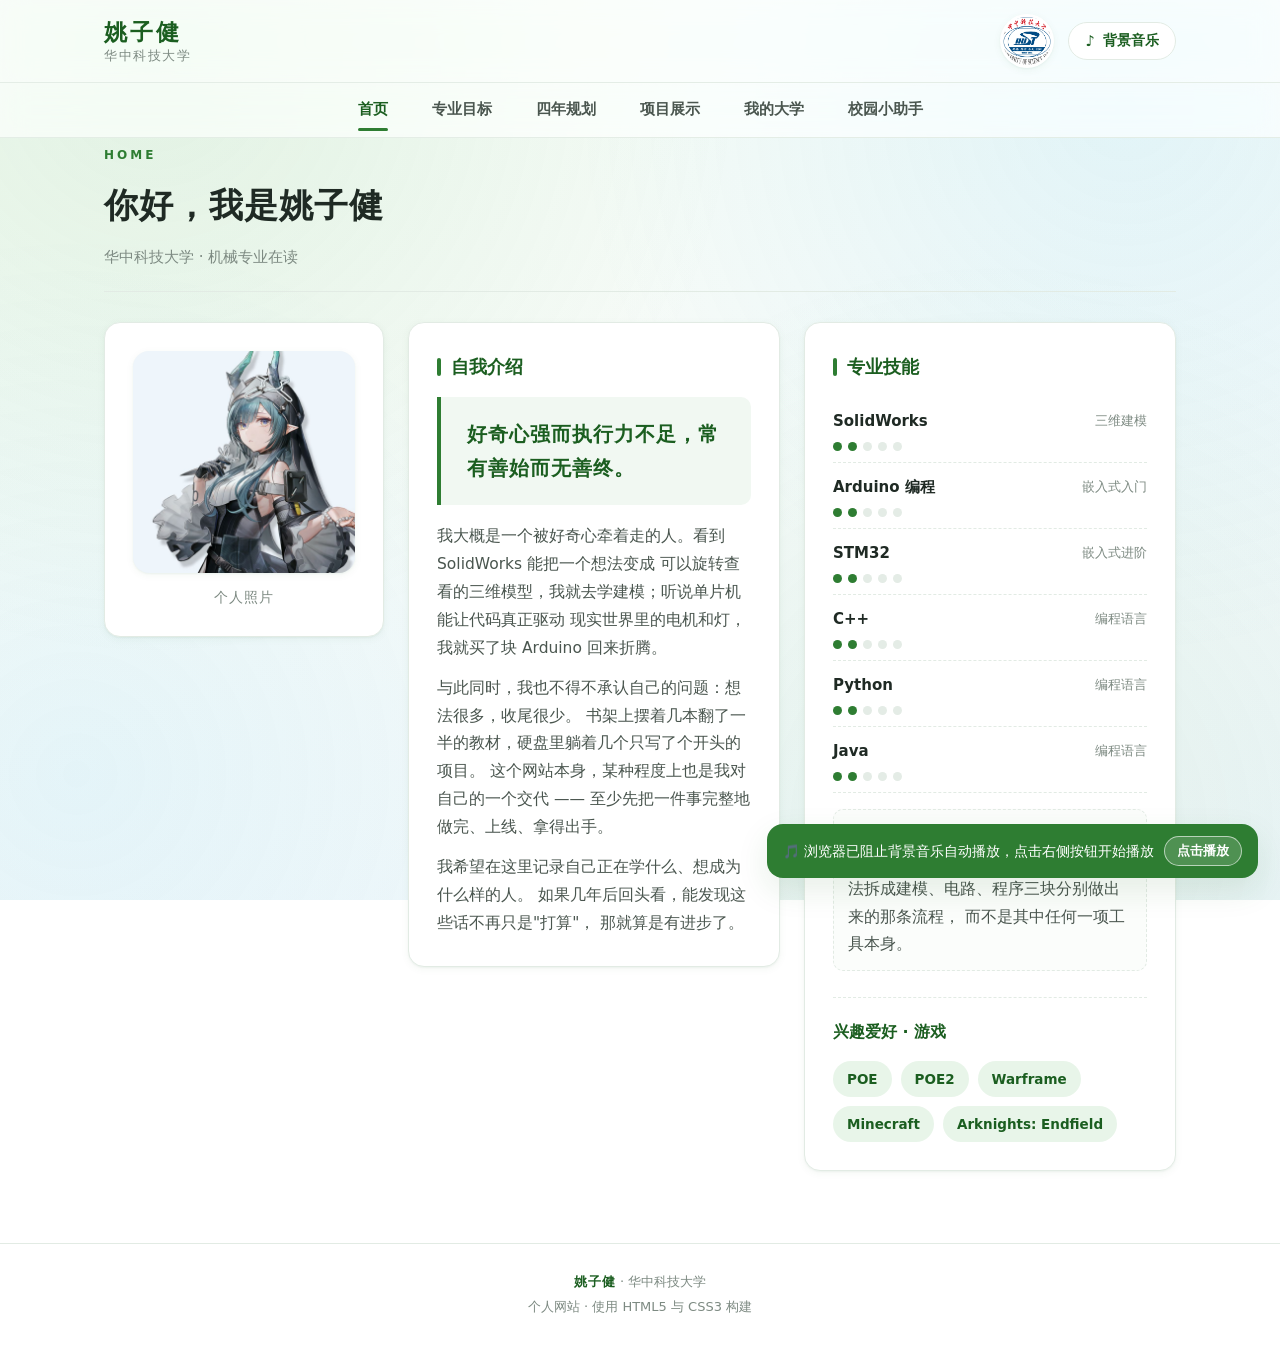
<file: index.html>
<!DOCTYPE html>
<html lang="zh-CN">
<head>
  <meta charset="UTF-8">
  <meta name="viewport" content="width=device-width, initial-scale=1.0">
  <title>首页 | 姚子健 · 华中科技大学</title>
  <meta name="description" content="姚子健的个人网站 —— 华中科技大学学生，机械专业，兴趣涵盖三维建模、嵌入式与游戏。">
  <!-- 全站统一的外部样式表：页面内不写任何内嵌样式表或内联样式 -->
  <link rel="stylesheet" href="style.css">
</head>
<body>

  <!-- ====================================================================
       上部共同区域：姓名 + 学校 + 校徽 + 背景音乐按钮（五个页面完全一致）
       ==================================================================== -->
  <header class="site-header">
    <div class="header-inner">

      <!-- 左侧：学生姓名与学校 -->
      <div class="brand">
        <span class="name">姚子健</span>
        <span class="school">华中科技大学</span>
      </div>

      <!-- 右侧：校徽 + 背景音乐播放/暂停按钮 -->
      <div class="header-right">
        <img class="logo"
             src="images/hust_logo.png"
             data-fallback="hust_logo.png"
             alt="华中科技大学校徽">

        <button class="music-btn" id="musicBtn" type="button"
                aria-pressed="false" aria-label="播放背景音乐">
          <span class="ico" aria-hidden="true">♪</span>
          <span class="txt">背景音乐</span>
        </button>
      </div>

    </div>
  </header>

  <!-- 背景音乐：autoplay + loop。浏览器通常会拦截自动播放，
       此时页面右下角会出现“点击播放”的兜底提示（见 script.js） -->
  <audio id="bgMusic" src="little_wish.mp3" autoplay loop preload="auto"></audio>

  <!-- ====================================================================
       中部跳转选单（五个页面完全一致，仅当前页面的链接多一个 active 类）
       ==================================================================== -->
  <nav class="site-nav" aria-label="主导航">
    <div class="nav-inner">
      <a class="nav-link active" href="index.html">首页</a>
      <a class="nav-link" href="goal.html">专业目标</a>
      <a class="nav-link" href="plan.html">四年规划</a>
      <a class="nav-link" href="project.html">项目展示</a>
      <a class="nav-link" href="university.html">我的大学</a>
      <a class="nav-link" href="assistant.html">校园小助手</a>
    </div>
  </nav>

  <!-- ====================================================================
       下部差异化介绍：首页 —— 三栏布局（照片 / 自我介绍 / 技能与兴趣）
       ==================================================================== -->
  <main>
    <div class="wrap">

      <div class="page-head">
        <span class="kicker">Home</span>
        <h1>你好，我是姚子健</h1>
        <p>华中科技大学 · 机械专业在读</p>
      </div>

      <div class="home-grid">

        <!-- ---------- 左栏：照片 ---------- -->
        <!-- 【替换点】把你的照片放到 images/ 目录并命名为 saixi.jpg（建议正方形，覆盖即可） -->
        <section class="card photo-card">
          <img src="images/saixi.jpg"
               data-fallback="saixi.jpg"
               alt="个人照片">
          <p class="caption">个人照片</p>
        </section>

        <!-- ---------- 中栏：自我介绍 ---------- -->
        <section class="card">
          <h2>自我介绍</h2>

          <blockquote class="intro-quote">
            好奇心强而执行力不足，常有善始而无善终。
          </blockquote>

          <p>
            我大概是一个被好奇心牵着走的人。看到 SolidWorks 能把一个想法变成
            可以旋转查看的三维模型，我就去学建模；听说单片机能让代码真正驱动
            现实世界里的电机和灯，我就买了块 Arduino 回来折腾。
          </p>
          <p>
            与此同时，我也不得不承认自己的问题：想法很多，收尾很少。
            书架上摆着几本翻了一半的教材，硬盘里躺着几个只写了个开头的项目。
            这个网站本身，某种程度上也是我对自己的一个交代 ——
            至少先把一件事完整地做完、上线、拿得出手。
          </p>
          <p>
            我希望在这里记录自己正在学什么、想成为什么样的人。
            如果几年后回头看，能发现这些话不再只是"打算"，
            那就算是有进步了。
          </p>
        </section>

        <!-- ---------- 右栏：专业技能与兴趣爱好 ---------- -->
        <section class="card">
          <h2>专业技能</h2>

          <!-- 熟练度用点阵表示：5 个点中亮起的数量代表当前水平 -->
          <div class="skill-item">
            <div class="row">
              <span class="skill-name">SolidWorks</span>
              <span class="skill-lv">三维建模</span>
            </div>
            <div class="dots" role="img" aria-label="熟练度 2 级，共 5 级">
              <i class="on"></i><i class="on"></i><i></i><i></i><i></i>
            </div>
          </div>

          <div class="skill-item">
            <div class="row">
              <span class="skill-name">Arduino 编程</span>
              <span class="skill-lv">嵌入式入门</span>
            </div>
            <div class="dots" role="img" aria-label="熟练度 2 级，共 5 级">
              <i class="on"></i><i class="on"></i><i></i><i></i><i></i>
            </div>
          </div>

          <div class="skill-item">
            <div class="row">
              <span class="skill-name">STM32</span>
              <span class="skill-lv">嵌入式进阶</span>
            </div>
            <div class="dots" role="img" aria-label="熟练度 2 级，共 5 级">
              <i class="on"></i><i class="on"></i><i></i><i></i><i></i>
            </div>
          </div>

          <div class="skill-item">
            <div class="row">
              <span class="skill-name">C++</span>
              <span class="skill-lv">编程语言</span>
            </div>
            <div class="dots" role="img" aria-label="熟练度 2 级，共 5 级">
              <i class="on"></i><i class="on"></i><i></i><i></i><i></i>
            </div>
          </div>

          <div class="skill-item">
            <div class="row">
              <span class="skill-name">Python</span>
              <span class="skill-lv">编程语言</span>
            </div>
            <div class="dots" role="img" aria-label="熟练度 2 级，共 5 级">
              <i class="on"></i><i class="on"></i><i></i><i></i><i></i>
            </div>
          </div>

          <div class="skill-item">
            <div class="row">
              <span class="skill-name">Java</span>
              <span class="skill-lv">编程语言</span>
            </div>
            <div class="dots" role="img" aria-label="熟练度 2 级，共 5 级">
              <i class="on"></i><i class="on"></i><i></i><i></i><i></i>
            </div>
          </div>

          <p class="skill-note">
            以上皆为"并非精通"，只是用过、能上手。我真正比较有把握的，
            是把一个想法拆成建模、电路、程序三块分别做出来的那条流程，
            而不是其中任何一项工具本身。
          </p>

          <h2 class="card-sub">兴趣爱好 · 游戏</h2>
          <ul class="tag-list">
            <li class="tag">POE</li>
            <li class="tag">POE2</li>
            <li class="tag">Warframe</li>
            <li class="tag">Minecraft</li>
            <li class="tag">Arknights: Endfield</li>
          </ul>
        </section>

      </div>
    </div>
  </main>

  <!-- ==================== 页脚 ==================== -->
  <footer class="site-footer">
    <p><strong>姚子健</strong> · 华中科技大学</p>
    <p>个人网站 · 使用 HTML5 与 CSS3 构建</p>
  </footer>

  <!-- “点击播放”音乐兜底提示（默认隐藏，由 script.js 控制显示） -->
  <div class="music-tip" id="musicTip" role="status">
    <span class="tip-text">🎵 浏览器已阻止背景音乐自动播放，点击右侧按钮开始播放</span>
    <button id="musicTipBtn" type="button">点击播放</button>
  </div>

  <script src="script.js"></script>

  <!-- ====================================================================
       校园小助手（学校智能体平台的轻量悬浮挂件）
       --------------------------------------------------------------------
       由官方 embedLite.js 生成一个右下角的圆形气泡，点击展开对话窗口。
       它是 position:fixed 的独立挂件，不影响本页布局。
       若学校服务不可用，气泡会显示错误提示，不影响网站其他功能。
       ==================================================================== -->
  <script src="https://agent.hust.edu.cn/resources/product/llm/public/sdk/embedLite.js"></script>
  <script>
    new HiagentWebSDK.WebLiteClient({
      appKey: "daprpdro5a80b5nhbqt0",
      baseUrl: "https://agent.hust.edu.cn",
    });
  </script>
</body>
</html>
</file>
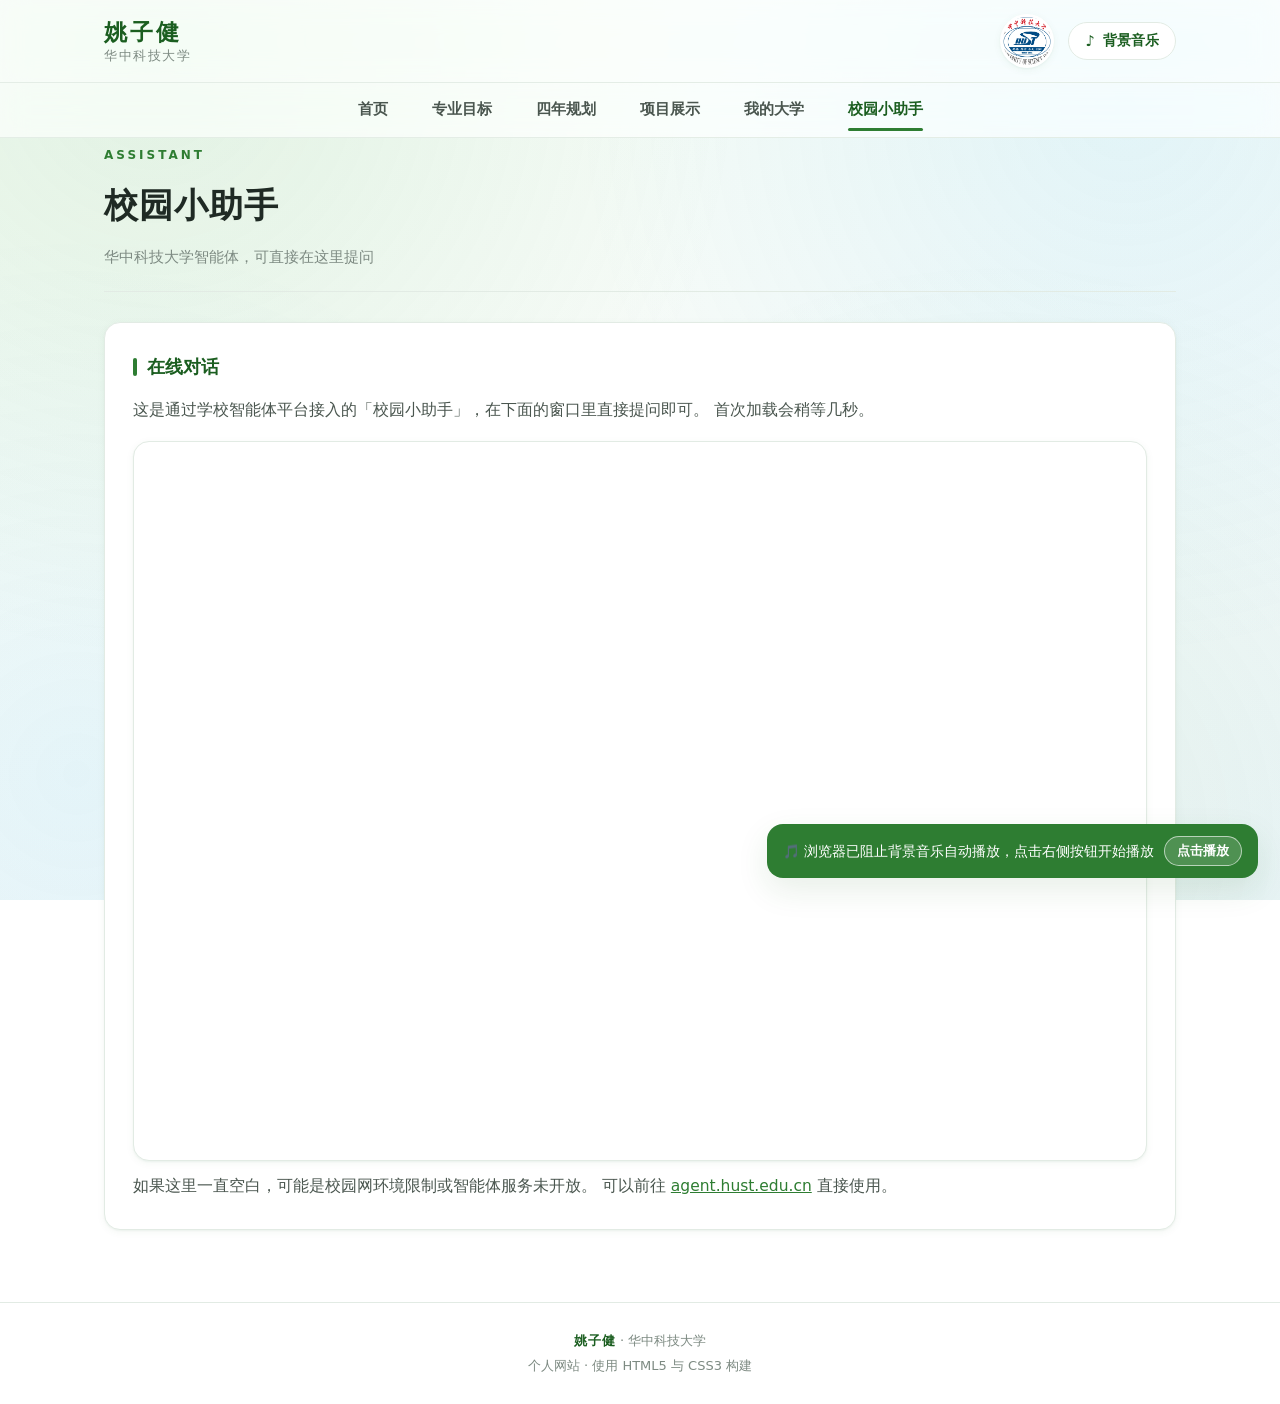
<file: assistant.html>
<!DOCTYPE html>
<html lang="zh-CN">
<head>
  <meta charset="UTF-8">
  <meta name="viewport" content="width=device-width, initial-scale=1.0">
  <title>校园小助手 | 姚子健 · 华中科技大学</title>
  <meta name="description" content="华中科技大学智能体「校园小助手」，可在页面内直接对话。">
  <link rel="stylesheet" href="style.css">
</head>
<body>

  <!-- 上部共同区域（与其他页面一致） -->
  <header class="site-header">
    <div class="header-inner">
      <div class="brand">
        <span class="name">姚子健</span>
        <span class="school">华中科技大学</span>
      </div>
      <div class="header-right">
        <img class="logo" src="images/hust_logo.png" data-fallback="hust_logo.png"
             alt="华中科技大学校徽">
        <button class="music-btn" id="musicBtn" type="button"
                aria-pressed="false" aria-label="播放背景音乐">
          <span class="ico" aria-hidden="true">♪</span>
          <span class="txt">背景音乐</span>
        </button>
      </div>
    </div>
  </header>

  <audio id="bgMusic" src="little_wish.mp3" autoplay loop preload="auto"></audio>

  <!-- 中部跳转选单：当前页为“校园小助手” -->
  <nav class="site-nav" aria-label="主导航">
    <div class="nav-inner">
      <a class="nav-link" href="index.html">首页</a>
      <a class="nav-link" href="goal.html">专业目标</a>
      <a class="nav-link" href="plan.html">四年规划</a>
      <a class="nav-link" href="project.html">项目展示</a>
      <a class="nav-link" href="university.html">我的大学</a>
      <a class="nav-link active" href="assistant.html">校园小助手</a>
    </div>
  </nav>

  <!-- ==================== 下部：校园小助手 ==================== -->
  <main>
    <div class="wrap">

      <div class="page-head">
        <span class="kicker">Assistant</span>
        <h1>校园小助手</h1>
        <p>华中科技大学智能体，可直接在这里提问</p>
      </div>

      <section class="card">
        <h2>在线对话</h2>
        <p class="assistant-note">
          这是通过学校智能体平台接入的「校园小助手」，在下面的窗口里直接提问即可。
          首次加载会稍等几秒。
        </p>

        <!--
          智能助手的挂载容器。
          注意：官方 SDK 生成的 iframe 用的是 width/height:100%，
          百分比高度必须有确定的父高度才能生效 ——
          所以这里把容器高度写死（见 .assistant-frame 的 height）。
          同时 SDK 脚本必须放在这个容器**内部**：
          它通过 document.currentScript.parentElement 决定挂到哪里，
          放在 body 里就会变成一个横在版式中间的矮条。
        -->
        <div class="assistant-frame" id="assistantHost">
          <script src="https://agent.hust.edu.cn/resources/product/llm/public/sdk/embedFull.js"></script>
          <script>
            new HiagentWebSDK.WebClient({
              appKey: "daprpdro5a80b5nhbqt0",
              baseUrl: "https://agent.hust.edu.cn",
              // 是否隐藏侧边栏，默认不隐藏
              hideSidebar: false,
            });
          </script>
        </div>

        <!-- 助手加载不出来时的说明（正常情况下被 iframe 盖住，看不见） -->
        <p class="assistant-fallback">
          如果这里一直空白，可能是校园网环境限制或智能体服务未开放。
          可以前往 <a href="https://agent.hust.edu.cn" target="_blank" rel="noopener">agent.hust.edu.cn</a> 直接使用。
        </p>
      </section>

    </div>
  </main>

  <footer class="site-footer">
    <p><strong>姚子健</strong> · 华中科技大学</p>
    <p>个人网站 · 使用 HTML5 与 CSS3 构建</p>
  </footer>

  <div class="music-tip" id="musicTip" role="status">
    <span class="tip-text">🎵 浏览器已阻止背景音乐自动播放，点击右侧按钮开始播放</span>
    <button id="musicTipBtn" type="button">点击播放</button>
  </div>

  <script src="script.js"></script>
</body>
</html>
</file>
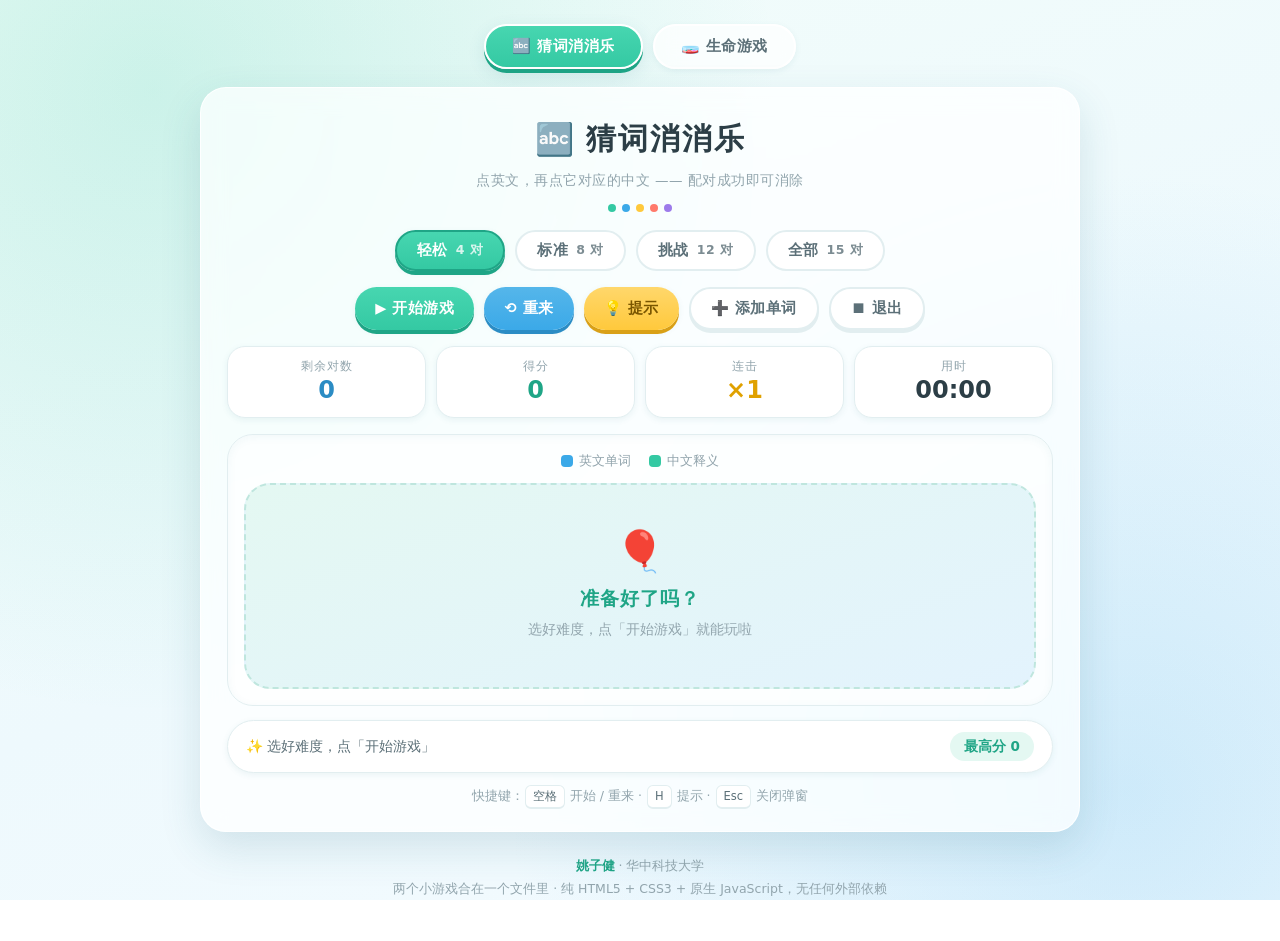
<file: games.html>
<!DOCTYPE html>
<html lang="zh-CN">
<head>
<meta charset="UTF-8">
<meta name="viewport" content="width=device-width, initial-scale=1.0">
<title>小游戏合集 · 猜词消消乐 + 生命游戏</title>
<meta name="description" content="一个页面装两个小游戏：中英配对消消乐，以及康威生命游戏">
<!--
  本文件由 tools/build-combined.js 自动生成，请勿直接修改。
  要改内容，请改 guess-game.html / life-game.html，然后重新运行：
      node tools/build-combined.js
-->
<style>
/* ==========================================================================
   共享基础样式（两个游戏通用）
   ========================================================================== */
:root {
  --mint:        #34c9a3;
  --mint-dark:   #1fa586;
  --mint-pale:   #e4f8f2;
  --sky:         #3ba9e8;
  --sky-dark:    #2b8cc4;
  --sky-pale:    #e3f3fd;
  --sun:         #ffc93c;
  --coral:       #ff7a6b;
  --grape:       #9d7bea;
  --ink:         #2c3e46;
  --ink-2:       #5c7078;
  --ink-3:       #92a5ad;
  --line:        #e2eef0;
  --r-sm: 12px;
  --r-md: 18px;
  --r-lg: 26px;
  --r-pill: 999px;
  --shadow-sm: 0 2px 6px rgba(44, 110, 130, .08);
  --shadow-md: 0 6px 18px rgba(44, 110, 130, .12);
  --shadow-lg: 0 16px 40px rgba(44, 110, 130, .16);
  --font: system-ui, -apple-system, "Segoe UI", "PingFang SC",
          "Microsoft YaHei", Roboto, "Helvetica Neue", sans-serif;
}

* {
  box-sizing: border-box;
  margin: 0;
  padding: 0;
  font-family: var(--font);
  -webkit-tap-highlight-color: transparent;
}

body {
  min-height: 100vh;
  display: flex;
  flex-direction: column;
  align-items: center;
  padding: 24px 16px 40px;
  background:
    radial-gradient(circle at 12% 10%, rgba(52, 201, 163, .20), transparent 45%),
    radial-gradient(circle at 88% 88%, rgba(59, 169, 232, .20), transparent 45%),
    linear-gradient(160deg, #f2fdfa 0%, #eef9fd 55%, #f4fbff 100%);
  background-attachment: fixed;
  color: var(--ink);
  line-height: 1.6;
}

/* --- 游戏切换页签 --- */
.switcher {
  width: min(100%, 900px);
  display: flex;
  justify-content: center;
  gap: 10px;
  margin: 0 auto 18px;
  flex-wrap: wrap;
}

.switcher button {
  display: inline-flex;
  align-items: center;
  gap: 8px;
  padding: 11px 26px;

  border: 2px solid #fff;
  border-radius: var(--r-pill);
  background: rgba(255, 255, 255, .72);
  -webkit-backdrop-filter: blur(10px);
  backdrop-filter: blur(10px);
  color: var(--ink-2);
  font-size: 15px;
  font-weight: 700;
  letter-spacing: .5px;
  cursor: pointer;
  box-shadow: var(--shadow-sm);
  transition: transform .15s ease, box-shadow .2s ease,
              background .2s ease, color .2s ease;
}

.switcher button:hover {
  transform: translateY(-2px);
  box-shadow: var(--shadow-md);
  color: var(--mint-dark);
}

.switcher button.active {
  background: linear-gradient(180deg, #47d6b0, var(--mint));
  border-color: #fff;
  color: #fff;
  box-shadow: 0 4px 0 var(--mint-dark), var(--shadow-md);
}

/* 两个游戏容器：同一时刻只显示一个。
   注意：游戏外框（.gm-app / .lf-app）只有 margin:0 auto 而没有 max-width，
   外层如果比它宽，它就会靠左 —— 所以这里让每个面板自己收窄并居中，
   保证游戏卡片、页签、页脚三者的中线对齐。 */
.game-pane { display: none; width: 100%; margin: 0 auto; }
.game-pane.active { display: block; }
#pane-gm { max-width: 880px; }
#pane-lf { max-width: 900px; }

/* --- 页脚 --- */
.page-footer {
  width: min(100%, 900px);
  margin: 22px auto 0;
  text-align: center;
  font-size: 12.5px;
  color: var(--ink-3);
  line-height: 1.9;
}

.page-footer b { color: var(--mint-dark); }

/* ---------------- 猜词消消乐 ---------------- */
/* ==========================================================================
   猜词消消乐 —— 样式表
   风格：明快清爽。薄荷绿 → 天空蓝的浅色渐变，糖果质感卡片，圆润饱满。
   ========================================================================== */

:root {
  /* 主色：清新的青绿 */
  --mint:        #34c9a3;
  --mint-dark:   #1fa586;
  --mint-pale:   #e4f8f2;

  /* 辅色：天空蓝（用于英文卡片） */
  --sky:         #3ba9e8;
  --sky-dark:    #2b8cc4;
  --sky-pale:    #e3f3fd;

  /* 点缀色 */
  --sun:         #ffc93c;   /* 选中 / 连击 */
  --coral:       #ff7a6b;   /* 配对错误 */
  --grape:       #9d7bea;   /* 提示 */

  /* 中性色 */
  --ink:         #2c3e46;
  --ink-2:       #5c7078;
  --ink-3:       #92a5ad;
  --line:        #e2eef0;
  --surface:     #ffffff;

  /* 圆角与阴影（浅色 UI 用柔和的彩色投影，不用纯黑） */
  --r-sm: 12px;
  --r-md: 18px;
  --r-lg: 26px;
  --r-pill: 999px;
  --shadow-sm: 0 2px 6px rgba(44, 110, 130, .08);
  --shadow-md: 0 6px 18px rgba(44, 110, 130, .12);
  --shadow-lg: 0 16px 40px rgba(44, 110, 130, .16);

  --font: system-ui, -apple-system, "Segoe UI", "PingFang SC",
          "Microsoft YaHei", Roboto, "Helvetica Neue", sans-serif;
}

* {
  box-sizing: border-box;
  margin: 0;
  padding: 0;
  font-family: var(--font);
  -webkit-tap-highlight-color: transparent;
}

body {
  min-height: 100vh;
  display: flex;
  justify-content: center;
  align-items: flex-start;
  padding: 24px 16px 40px;

  /* 明快的底色：薄荷 → 天空蓝，叠加两团柔光 */
  background:
    radial-gradient(circle at 12% 10%, rgba(52, 201, 163, .20), transparent 45%),
    radial-gradient(circle at 88% 88%, rgba(59, 169, 232, .20), transparent 45%),
    linear-gradient(160deg, #f2fdfa 0%, #eef9fd 55%, #f4fbff 100%);
  background-attachment: fixed;
  color: var(--ink);
  line-height: 1.6;
}

/* 卡片交互元素禁止选中文字，避免连点选中 */
.gm-card, .gm-pill, .gm-btn, .gm-stat {
  user-select: none;
}

/* ==========================================================================
   主容器
   ========================================================================== */
.gm-app {
  width: min(100%, 880px);
  background: rgba(255, 255, 255, .78);
  -webkit-backdrop-filter: blur(12px) saturate(150%);
  backdrop-filter: blur(12px) saturate(150%);
  border: 1px solid rgba(255, 255, 255, .9);
  border-radius: var(--r-lg);
  box-shadow: var(--shadow-lg);
  padding: 26px 26px 22px;
}

/* ==========================================================================
   标题区
   ========================================================================== */
.gm-head {
  text-align: center;
  margin-bottom: 18px;
}

.gm-head h1 {
  font-size: clamp(22px, 3.4vw, 30px);
  font-weight: 800;
  letter-spacing: 2px;
  color: var(--ink);
  display: flex;
  align-items: center;
  justify-content: center;
  gap: 10px;
  flex-wrap: wrap;
}

.gm-head h1 .gm-em {
  font-size: 1.05em;
}

.gm-head .gm-sub {
  margin-top: 6px;
  font-size: 13.5px;
  color: var(--ink-3);
  letter-spacing: .5px;
}

/* 顶部装饰性小圆点，增加活泼感 */
.gm-head .gm-dots {
  display: flex;
  justify-content: center;
  gap: 6px;
  margin-top: 12px;
}

.gm-head .gm-dots i {
  width: 8px;
  height: 8px;
  border-radius: 50%;
}

.gm-head .gm-dots i:nth-child(1) { background: var(--mint); }
.gm-head .gm-dots i:nth-child(2) { background: var(--sky); }
.gm-head .gm-dots i:nth-child(3) { background: var(--sun); }
.gm-head .gm-dots i:nth-child(4) { background: var(--coral); }
.gm-head .gm-dots i:nth-child(5) { background: var(--grape); }

/* ==========================================================================
   难度选择
   ========================================================================== */
.gm-difficulty {
  display: flex;
  flex-wrap: wrap;
  justify-content: center;
  gap: 10px;
  margin-bottom: 16px;
}

.gm-diff-pill {
  display: inline-flex;
  align-items: center;
  gap: 8px;
  padding: 9px 20px;

  background: #fff;
  border: 2px solid var(--line);
  border-radius: var(--r-pill);
  color: var(--ink-2);
  font-size: 14.5px;
  font-weight: 700;
  letter-spacing: .5px;
  cursor: pointer;
  transition: transform .15s ease, border-color .2s ease,
              background .2s ease, box-shadow .2s ease, color .2s ease;
}

.gm-diff-pill:hover {
  border-color: var(--mint);
  color: var(--mint-dark);
  transform: translateY(-2px);
}

/* 选中态：实心青绿 + 立体投影 */
.gm-diff-pill.gm-active {
  background: linear-gradient(180deg, #47d6b0, var(--mint));
  border-color: var(--mint-dark);
  color: #fff;
  box-shadow: 0 4px 0 var(--mint-dark), var(--shadow-sm);
  transform: translateY(0);
}

.gm-diff-pill.gm-active:hover {
  transform: translateY(-1px);
}

.gm-diff-pill .gm-n {
  font-size: 12.5px;
  opacity: .8;
  font-weight: 600;
}

/* ==========================================================================
   按钮
   ========================================================================== */
.gm-bar {
  display: flex;
  flex-wrap: wrap;
  justify-content: center;
  gap: 10px;
  margin-bottom: 16px;
}

.gm-btn {
  display: inline-flex;
  align-items: center;
  gap: 7px;
  padding: 10px 20px;

  border: none;
  border-radius: var(--r-pill);
  background: linear-gradient(180deg, #55b6ea, var(--sky));
  color: #fff;
  font-size: 14.5px;
  font-weight: 700;
  letter-spacing: .5px;
  cursor: pointer;
  box-shadow: 0 4px 0 var(--sky-dark), var(--shadow-sm);
  transition: transform .1s ease, box-shadow .1s ease, opacity .2s ease;
}

.gm-btn:hover   { transform: translateY(-1px); box-shadow: 0 5px 0 var(--sky-dark), var(--shadow-md); }
.gm-btn:gm-active  { transform: translateY(3px);  box-shadow: 0 1px 0 var(--sky-dark); }

.gm-btn.gm-green {
  background: linear-gradient(180deg, #47d6b0, var(--mint));
  box-shadow: 0 4px 0 var(--mint-dark), var(--shadow-sm);
}
.gm-btn.gm-green:hover  { box-shadow: 0 5px 0 var(--mint-dark), var(--shadow-md); }
.gm-btn.gm-green:gm-active { box-shadow: 0 1px 0 var(--mint-dark); }

.gm-btn.gm-sun {
  background: linear-gradient(180deg, #ffd76b, var(--sun));
  color: #7a5600;
  box-shadow: 0 4px 0 #d9a017, var(--shadow-sm);
}
.gm-btn.gm-sun:hover  { box-shadow: 0 5px 0 #d9a017, var(--shadow-md); }
.gm-btn.gm-sun:gm-active { box-shadow: 0 1px 0 #d9a017; }

.gm-btn.gm-ghost {
  background: #fff;
  color: var(--ink-2);
  border: 2px solid var(--line);
  box-shadow: 0 3px 0 var(--line);
}
.gm-btn.gm-ghost:hover  { border-color: var(--mint); color: var(--mint-dark); box-shadow: 0 4px 0 var(--line); }
.gm-btn.gm-ghost:gm-active { box-shadow: 0 1px 0 var(--line); }

.gm-btn:disabled {
  opacity: .45;
  pointer-events: none;
  box-shadow: none;
}

/* ==========================================================================
   状态栏
   ========================================================================== */
.gm-stats {
  display: grid;
  grid-template-columns: repeat(4, 1fr);
  gap: 10px;
  margin-bottom: 16px;
}

.gm-stat {
  background: #fff;
  border: 1px solid var(--line);
  border-radius: var(--r-md);
  padding: 10px 8px;
  text-align: center;
  box-shadow: var(--shadow-sm);
}

.gm-stat .gm-k {
  font-size: 11.5px;
  color: var(--ink-3);
  letter-spacing: 1px;
}

.gm-stat .gm-v {
  font-size: clamp(18px, 2.6vw, 24px);
  font-weight: 800;
  line-height: 1.3;
  font-variant-numeric: tabular-nums;
}

.gm-stat .gm-v.gm-score { color: var(--mint-dark); }
.gm-stat .gm-v.gm-combo { color: #e0a100; }
.gm-stat .gm-v.gm-left  { color: var(--sky-dark); }
.gm-stat .gm-v.gm-time  { color: var(--ink); }

/* 连击达到 2 以上时，数字弹一下 */
.gm-stat .gm-v.gm-combo.gm-hot {
  animation: gm-comboPulse .5s ease;
}

@keyframes gm-comboPulse {
  0%   { transform: scale(1); }
  45%  { transform: scale(1.28); }
  100% { transform: scale(1); }
}

/* ==========================================================================
   游戏棋盘
   ========================================================================== */
.gm-board-wrap {
  background: rgba(255, 255, 255, .66);
  border: 1px solid var(--line);
  border-radius: var(--r-lg);
  padding: 16px;
  box-shadow: inset 0 2px 10px rgba(44, 110, 130, .05);
}

/* 图例：区分英文卡与中文卡 */
.gm-legend {
  display: flex;
  justify-content: center;
  gap: 18px;
  margin-bottom: 12px;
  font-size: 12.5px;
  color: var(--ink-3);
}

.gm-legend span {
  display: inline-flex;
  align-items: center;
  gap: 6px;
}

.gm-legend i {
  width: 12px;
  height: 12px;
  border-radius: 4px;
  display: inline-block;
}

.gm-legend i.gm-en { background: var(--sky); }
.gm-legend i.gm-zh { background: var(--mint); }

.gm-board {
  display: grid;
  grid-template-columns: repeat(4, 1fr);
  gap: 10px;
}

/* ---------- 卡片 ---------- */
.gm-card {
  position: relative;
  aspect-ratio: 1 / 1;

  display: flex;
  flex-direction: column;
  align-items: center;
  justify-content: center;
  gap: 2px;

  padding: 6px;
  border: 2px solid transparent;
  border-radius: var(--r-md);

  background: #fff;
  color: var(--ink);
  text-align: center;
  word-break: break-word;
  cursor: pointer;

  box-shadow: 0 3px 0 rgba(44, 110, 130, .12), var(--shadow-sm);
  transition: transform .12s ease, box-shadow .12s ease,
              border-color .15s ease, background .15s ease, opacity .3s ease;
}

/* 顶部的彩色小条：蓝色 = 英文，绿色 = 中文，一眼区分
   注意：用 gm-left/right + margin 居中，不用 transform ——
   卡片自身有 transform，用 transform 居中容易受其影响 */
.gm-card::before {
  content: "";
  position: absolute;
  top: 0;
  gm-left: 0;
  right: 0;
  margin: 0 auto;
  width: 34%;
  height: 4px;
  border-radius: 0 0 4px 4px;
}

.gm-card.gm-en::before { background: var(--sky); }
.gm-card.gm-zh::before { background: var(--mint); }

.gm-card .gm-txt {
  font-size: clamp(13px, 1.7vw, 17px);
  font-weight: 700;
  line-height: 1.35;
}

/* 英文卡的字号略小，因为单词通常更长 */
.gm-card.gm-en .gm-txt {
  font-size: clamp(12px, 1.6vw, 16px);
  letter-spacing: .3px;
}

.gm-card .gm-tag {
  font-size: 10px;
  letter-spacing: 1px;
  font-weight: 600;
  opacity: .45;
}

.gm-card.gm-en .gm-tag { color: var(--sky-dark); }
.gm-card.gm-zh .gm-tag { color: var(--mint-dark); }

.gm-card:hover:not(.gm-done) {
  transform: translateY(-3px);
  box-shadow: 0 6px 0 rgba(44, 110, 130, .12), var(--shadow-md);
}

.gm-card:gm-active:not(.gm-done) {
  transform: translateY(1px);
  box-shadow: 0 1px 0 rgba(44, 110, 130, .12);
}

/* 选中态：暖黄高亮，明显但不刺眼 */
.gm-card.gm-selected {
  background: linear-gradient(180deg, #fff6d9, #ffedb0);
  border-color: var(--sun);
  box-shadow: 0 0 0 3px rgba(255, 201, 60, .35), 0 5px 0 #d9a017;
  transform: translateY(-3px);
  color: #6b4a00;
}

/* 配对成功 */
.gm-card.gm-ok {
  background: linear-gradient(180deg, #d8f7ec, #b6f0dd);
  border-color: var(--mint);
  animation: gm-pop .32s ease;
}

/* 配对失败 */
.gm-card.gm-bad {
  background: linear-gradient(180deg, #ffe4e0, #ffcfc7);
  border-color: var(--coral);
  animation: gm-shake .36s ease;
}

/* 已消除：淡出并留下凹槽，网格不塌陷 */
.gm-card.gm-done {
  opacity: .28;
  background: #f2f7f9;
  border-color: #e8f0f3;
  box-shadow: none;
  cursor: default;
  pointer-events: none;
  transform: scale(.92);
}

.gm-card.gm-done .gm-txt,
.gm-card.gm-done .gm-tag {
  opacity: 0;
}

@keyframes gm-pop {
  0%   { transform: scale(1); }
  45%  { transform: scale(1.1); }
  100% { transform: scale(1); }
}

@keyframes gm-shake {
  0%, 100% { transform: translateX(0); }
  20%      { transform: translateX(-6px); }
  40%      { transform: translateX(6px); }
  60%      { transform: translateX(-4px); }
  80%      { transform: translateX(4px); }
}

/* 棋盘内的信息块（未开始 / 已退出） */
.gm-board-info {
  grid-column: 1 / -1;
  padding: 46px 18px;
  text-align: center;
  border-radius: var(--r-lg);
  background: linear-gradient(160deg, var(--mint-pale), var(--sky-pale));
  border: 2px dashed #bfe6de;
}

.gm-board-info .gm-big {
  font-size: 40px;
  line-height: 1;
  margin-bottom: 12px;
}

.gm-board-info .gm-t {
  font-size: clamp(16px, 2.2vw, 19px);
  font-weight: 700;
  color: var(--mint-dark);
  letter-spacing: 1px;
}

.gm-board-info .gm-d {
  margin-top: 6px;
  font-size: 13.5px;
  color: var(--ink-3);
}

/* ==========================================================================
   底部状态条
   ========================================================================== */
.gm-status {
  display: flex;
  flex-wrap: wrap;
  justify-content: space-between;
  align-items: center;
  gap: 10px;
  margin-top: 14px;
  padding: 11px 18px;

  background: #fff;
  border: 1px solid var(--line);
  border-radius: var(--r-pill);
  box-shadow: var(--shadow-sm);
  font-size: 14px;
  color: var(--ink-2);
}

.gm-status .gm-msg {
  display: flex;
  align-items: center;
  gap: 7px;
}

.gm-status .gm-chip {
  background: var(--mint-pale);
  color: var(--mint-dark);
  font-weight: 700;
  padding: 4px 14px;
  border-radius: var(--r-pill);
  font-size: 13.5px;
  white-space: nowrap;
}

/* ==========================================================================
   浮动得分提示
   ========================================================================== */
.gm-float {
  position: fixed;
  z-index: 90;
  pointer-events: none;
  font-size: 21px;
  font-weight: 800;
  color: var(--mint-dark);
  text-shadow: 0 2px 10px rgba(255, 255, 255, .95);
  animation: gm-floatUp .95s ease-out forwards;
}

@keyframes gm-floatUp {
  0%   { opacity: 1; transform: translate(-50%, 0) scale(.7); }
  30%  { transform: translate(-50%, -18px) scale(1.18); }
  100% { opacity: 0; transform: translate(-50%, -62px) scale(1); }
}

/* ==========================================================================
   连击横幅
   ========================================================================== */
.gm-banner {
  position: fixed;
  gm-left: 50%;
  top: 24%;
  z-index: 95;
  pointer-events: none;
  opacity: 0;
  transform: translate(-50%, -50%) scale(.6);
  font-size: clamp(26px, 5vw, 44px);
  font-weight: 900;
  letter-spacing: 3px;
  color: var(--sun);
  text-shadow: 0 3px 0 #d9a017, 0 10px 26px rgba(255, 201, 60, .55);
}

.gm-banner.gm-show {
  animation: gm-bannerPop .85s ease-out;
}

@keyframes gm-bannerPop {
  0%   { opacity: 0; transform: translate(-50%, -50%) scale(.55); }
  30%  { opacity: 1; transform: translate(-50%, -50%) scale(1.15); }
  70%  { opacity: 1; transform: translate(-50%, -50%) scale(1); }
  100% { opacity: 0; transform: translate(-50%, -92%) scale(.95); }
}

/* ==========================================================================
   弹窗
   ========================================================================== */
.gm-modal {
  position: fixed;
  inset: 0;
  z-index: 200;
  display: grid;
  place-items: center;
  padding: 20px;

  background: rgba(44, 62, 70, .38);
  -webkit-backdrop-filter: blur(5px);
  backdrop-filter: blur(5px);

  opacity: 0;
  pointer-events: none;
  transition: opacity .25s ease;
}

.gm-modal.gm-show {
  opacity: 1;
  pointer-events: auto;
}

.gm-modal-card {
  width: min(100%, 430px);
  background: #fff;
  border-radius: var(--r-lg);
  padding: 28px 26px 24px;
  box-shadow: var(--shadow-lg);
  transform: translateY(16px) scale(.97);
  transition: transform .3s cubic-bezier(.22, 1, .36, 1);
  max-height: calc(100vh - 40px);
  overflow-y: auto;
}

.gm-modal.gm-show .gm-modal-card {
  transform: none;
}

.gm-modal-card .gm-emoji {
  font-size: 46px;
  line-height: 1;
  text-align: center;
  margin-bottom: 10px;
}

.gm-modal-card h2 {
  text-align: center;
  font-size: 21px;
  font-weight: 800;
  letter-spacing: 1px;
  color: var(--ink);
  margin-bottom: 4px;
}

.gm-modal-card .gm-tip {
  text-align: center;
  font-size: 13.5px;
  color: var(--ink-3);
  margin-bottom: 20px;
}

.gm-modal-card label {
  display: block;
  font-size: 13px;
  font-weight: 700;
  color: var(--ink-2);
  margin: 14px 0 6px;
  letter-spacing: .5px;
}

.gm-modal-card input {
  width: 100%;
  padding: 12px 16px;
  border: 2px solid var(--line);
  border-radius: var(--r-pill);
  background: #fbfeff;
  color: var(--ink);
  font-size: 15px;
  font-family: inherit;
  transition: border-color .2s ease, box-shadow .2s ease;
}

.gm-modal-card input:focus {
  outline: none;
  border-color: var(--mint);
  box-shadow: 0 0 0 4px rgba(52, 201, 163, .16);
}

.gm-modal-actions {
  display: flex;
  flex-wrap: wrap;
  gap: 10px;
  justify-content: center;
  margin-top: 22px;
}

/* 结算表格 */
.gm-result-rows {
  background: #f7fdfb;
  border: 1px solid var(--line);
  border-radius: var(--r-md);
  padding: 6px 16px;
  margin-bottom: 4px;
}

.gm-result-rows .gm-row {
  display: flex;
  justify-content: space-between;
  align-items: center;
  padding: 9px 0;
  font-size: 14.5px;
}

.gm-result-rows .gm-row + .gm-row {
  border-top: 1px dashed var(--line);
}

.gm-result-rows .gm-row .gm-k { color: var(--ink-3); }
.gm-result-rows .gm-row .gm-v { font-weight: 800; font-variant-numeric: tabular-nums; }
.gm-result-rows .gm-row .gm-v.gm-hl { color: var(--mint-dark); font-size: 19px; }
.gm-result-rows .gm-row .gm-v.gm-new { color: #e0a100; }

/* 词库预览 */
.gm-preview {
  margin-top: 4px;
  font-size: 13px;
  color: var(--ink-3);
  line-height: 1.9;
}

.gm-preview b { color: var(--sky-dark); }

/* ==========================================================================
   快捷键提示
   ========================================================================== */
.gm-hint-bar {
  margin-top: 12px;
  text-align: center;
  font-size: 12.5px;
  color: var(--ink-3);
}

kbd {
  display: inline-block;
  padding: 1px 7px;
  margin: 0 1px;
  background: #fff;
  border: 1px solid var(--line);
  border-bottom-width: 2px;
  border-radius: 6px;
  font-family: inherit;
  font-size: 11.5px;
  color: var(--ink-2);
}

/* ==========================================================================
   响应式
   ========================================================================== */

/* 平板 / 小笔记本：统计栏改两列 */
@media (max-width: 720px) {
  .gm-app { padding: 20px 18px 18px; }

  .gm-stats { grid-template-columns: repeat(2, 1fr); }

  .gm-board { gap: 8px; }

  .gm-board-wrap { padding: 12px; }

  .gm-card .gm-txt { font-size: clamp(12px, 3.4vw, 15px); }
  .gm-card.gm-en .gm-txt { font-size: clamp(11px, 3.1vw, 14px); }
}

/* 手机：按钮与难度铺满一行，棋盘保持 4 列但更紧凑 */
@media (max-width: 480px) {
  body { padding: 12px 10px 28px; }

  .gm-app { padding: 16px 13px 14px; border-radius: var(--r-md); }

  .gm-head h1 { font-size: 20px; letter-spacing: 1px; }

  .gm-difficulty { gap: 7px; }
  .gm-diff-pill { padding: 8px 13px; font-size: 13px; }
  .gm-diff-pill .gm-n { display: none; }   /* 窄屏省略对数说明 */

  .gm-bar { gap: 7px; }
  .gm-btn { padding: 9px 14px; font-size: 13px; }

  .gm-stats { gap: 7px; }
  .gm-stat { padding: 8px 4px; }
  .gm-stat .gm-k { font-size: 10.5px; letter-spacing: .5px; }

  .gm-board { gap: 6px; }
  .gm-board-wrap { padding: 9px; }
  .gm-legend { font-size: 11.5px; gap: 12px; margin-bottom: 9px; }

  .gm-card { border-radius: var(--r-sm); }
  .gm-card .gm-txt { font-size: 12px; font-weight: 700; }
  .gm-card.gm-en .gm-txt { font-size: 11px; }
  .gm-card .gm-tag { display: none; }      /* 窄屏隐藏 EN/中文标签，省空间 */

  .gm-status { font-size: 13px; padding: 10px 14px; }
  .gm-hint-bar { font-size: 11.5px; }
}

/* 超窄屏：去掉图例，卡片更小 */
@media (max-width: 360px) {
  .gm-legend { display: none; }
  .gm-card .gm-txt { font-size: 11px; }
  .gm-card.gm-en .gm-txt { font-size: 10px; }
}

/* 减弱动效偏好 */
@media (prefers-reduced-motion: reduce) {
  *, *::before, *::after {
    animation-duration: .01ms !important;
    animation-iteration-count: 1 !important;
    transition-duration: .01ms !important;
  }
}

/* ---------------- 生命游戏 ---------------- */
/* ==========================================================================
   生命游戏 —— 样式表
   风格沿用猜词消消乐：薄荷绿 + 天空蓝浅色渐变、糖果质感卡片、柔和彩色投影。
   ========================================================================== */

:root {
  /* 主色：清新的青绿 */
  --mint:        #34c9a3;
  --mint-dark:   #1fa586;
  --mint-pale:   #e4f8f2;

  /* 辅色：天空蓝 */
  --sky:         #3ba9e8;
  --sky-dark:    #2b8cc4;
  --sky-pale:    #e3f3fd;

  /* 点缀色 */
  --sun:         #ffc93c;
  --coral:       #ff7a6b;
  --grape:       #9d7bea;

  /* 中性色 */
  --ink:         #2c3e46;
  --ink-2:       #5c7078;
  --ink-3:       #92a5ad;
  --line:        #e2eef0;
  --surface:     #ffffff;

  /* 圆角与阴影 */
  --r-sm: 12px;
  --r-md: 18px;
  --r-lg: 26px;
  --r-pill: 999px;
  --shadow-sm: 0 2px 6px rgba(44, 110, 130, .08);
  --shadow-md: 0 6px 18px rgba(44, 110, 130, .12);
  --shadow-lg: 0 16px 40px rgba(44, 110, 130, .16);

  --font: system-ui, -apple-system, "Segoe UI", "PingFang SC",
          "Microsoft YaHei", Roboto, "Helvetica Neue", sans-serif;
}

* {
  box-sizing: border-box;
  margin: 0;
  padding: 0;
  font-family: var(--font);
  -webkit-tap-highlight-color: transparent;
}

lf-body {
  min-height: 100vh;
  display: flex;
  justify-content: center;
  align-items: flex-start;
  padding: 24px 16px 40px;

  background:
    radial-gradient(circle at 12% 10%, rgba(52, 201, 163, .20), transparent 45%),
    radial-gradient(circle at 88% 88%, rgba(59, 169, 232, .20), transparent 45%),
    linear-gradient(160deg, #f2fdfa 0%, #eef9fd 55%, #f4fbff 100%);
  background-attachment: fixed;
  color: var(--ink);
  line-height: 1.6;
}

.lf-pill, .lf-btn, .lf-stat, .lf-tool {
  user-select: none;
}

/* ==========================================================================
   主容器
   ========================================================================== */
.lf-app {
  width: min(100%, 900px);
  background: rgba(255, 255, 255, .78);
  -webkit-backdrop-filter: blur(12px) saturate(150%);
  backdrop-filter: blur(12px) saturate(150%);
  border: 1px solid rgba(255, 255, 255, .9);
  border-radius: var(--r-lg);
  box-shadow: var(--shadow-lg);
  padding: 26px 26px 22px;
}

/* ==========================================================================
   标题
   ========================================================================== */
.lf-head {
  text-align: center;
  margin-bottom: 18px;
}

.lf-head h1 {
  font-size: clamp(22px, 3.4vw, 30px);
  font-weight: 800;
  letter-spacing: 2px;
  display: flex;
  align-items: center;
  justify-content: center;
  gap: 10px;
  flex-wrap: wrap;
}

.lf-head .lf-sub {
  margin-top: 6px;
  font-size: 13.5px;
  color: var(--ink-3);
  letter-spacing: .5px;
}

.lf-head .lf-dots {
  display: flex;
  justify-content: center;
  gap: 6px;
  margin-top: 12px;
}

.lf-head .lf-dots i {
  width: 8px;
  height: 8px;
  border-radius: 50%;
}

.lf-head .lf-dots i:nth-child(1) { background: var(--mint); }
.lf-head .lf-dots i:nth-child(2) { background: var(--sky); }
.lf-head .lf-dots i:nth-child(3) { background: var(--sun); }
.lf-head .lf-dots i:nth-child(4) { background: var(--coral); }
.lf-head .lf-dots i:nth-child(5) { background: var(--grape); }

/* ==========================================================================
   按钮
   ========================================================================== */
.lf-bar {
  display: flex;
  flex-wrap: wrap;
  justify-content: center;
  gap: 10px;
  margin-bottom: 14px;
}

.lf-btn {
  display: inline-flex;
  align-items: center;
  gap: 7px;
  padding: 10px 20px;

  border: none;
  border-radius: var(--r-pill);
  background: linear-gradient(180deg, #55b6ea, var(--sky));
  color: #fff;
  font-size: 14.5px;
  font-weight: 700;
  letter-spacing: .5px;
  cursor: pointer;
  box-shadow: 0 4px 0 var(--sky-dark), var(--shadow-sm);
  transition: transform .1s ease, box-shadow .1s ease;
}

.lf-btn:hover  { transform: translateY(-1px); box-shadow: 0 5px 0 var(--sky-dark), var(--shadow-md); }
.lf-btn:lf-active { transform: translateY(3px);  box-shadow: 0 1px 0 var(--sky-dark); }

.lf-btn.lf-green {
  background: linear-gradient(180deg, #47d6b0, var(--mint));
  box-shadow: 0 4px 0 var(--mint-dark), var(--shadow-sm);
}
.lf-btn.lf-green:hover  { box-shadow: 0 5px 0 var(--mint-dark), var(--shadow-md); }
.lf-btn.lf-green:lf-active { box-shadow: 0 1px 0 var(--mint-dark); }

/* 运行中：按钮变成"暂停"的暖色，状态一眼可辨 */
.lf-btn.lf-sun {
  background: linear-gradient(180deg, #ffd76b, var(--sun));
  color: #7a5600;
  box-shadow: 0 4px 0 #d9a017, var(--shadow-sm);
}
.lf-btn.lf-sun:hover  { box-shadow: 0 5px 0 #d9a017, var(--shadow-md); }
.lf-btn.lf-sun:lf-active { box-shadow: 0 1px 0 #d9a017; }

.lf-btn.lf-ghost {
  background: #fff;
  color: var(--ink-2);
  border: 2px solid var(--line);
  box-shadow: 0 3px 0 var(--line);
}
.lf-btn.lf-ghost:hover  { border-color: var(--mint); color: var(--mint-dark); }
.lf-btn.lf-ghost:lf-active { box-shadow: 0 1px 0 var(--line); }

.lf-btn:disabled { opacity: .45; pointer-events: none; box-shadow: none; }

/* ==========================================================================
   状态栏
   ========================================================================== */
.lf-stats {
  display: grid;
  grid-template-columns: repeat(4, 1fr);
  gap: 10px;
  margin-bottom: 14px;
}

.lf-stat {
  background: #fff;
  border: 1px solid var(--line);
  border-radius: var(--r-md);
  padding: 10px 8px;
  text-align: center;
  box-shadow: var(--shadow-sm);
}

.lf-stat .lf-k {
  font-size: 11.5px;
  color: var(--ink-3);
  letter-spacing: 1px;
}

.lf-stat .lf-v {
  font-size: clamp(18px, 2.6vw, 24px);
  font-weight: 800;
  line-height: 1.3;
  font-variant-numeric: tabular-nums;
}

.lf-stat .lf-v.lf-gen   { color: var(--mint-dark); }
.lf-stat .lf-v.lf-alive { color: var(--sky-dark); }
.lf-stat .lf-v.lf-born  { color: #e0a100; }
.lf-stat .lf-v.lf-died  { color: var(--coral); }

/* ==========================================================================
   控制面板：速度 / 网格
   ========================================================================== */
.lf-panel {
  display: flex;
  flex-wrap: wrap;
  align-items: center;
  justify-content: center;
  gap: 14px 22px;
  margin-bottom: 14px;
  padding: 12px 20px;
  background: #fff;
  border: 1px solid var(--line);
  border-radius: var(--r-pill);
  box-shadow: var(--shadow-sm);
}

.lf-ctl {
  display: flex;
  align-items: center;
  gap: 10px;
  font-size: 13px;
  color: var(--ink-2);
  font-weight: 600;
  white-space: nowrap;
}

.lf-ctl .lf-val {
  min-width: 34px;
  text-align: right;
  color: var(--mint-dark);
  font-weight: 800;
  font-variant-numeric: tabular-nums;
}

/* 滑杆统一样式 */
input[type="range"] {
  -webkit-appearance: none;
  appearance: none;
  width: 116px;
  height: 8px;
  border-radius: var(--r-pill);
  background: linear-gradient(90deg, var(--mint-pale), var(--sky-pale));
  outline: none;
  cursor: pointer;
}

input[type="range"]::-webkit-slider-thumb {
  -webkit-appearance: none;
  appearance: none;
  width: 18px;
  height: 18px;
  border-radius: 50%;
  background: linear-gradient(180deg, #47d6b0, var(--mint));
  border: 2px solid #fff;
  box-shadow: 0 2px 6px rgba(31, 165, 134, .45);
  cursor: pointer;
}

input[type="range"]::-moz-range-thumb {
  width: 16px;
  height: 16px;
  border-radius: 50%;
  background: var(--mint);
  border: 2px solid #fff;
  box-shadow: 0 2px 6px rgba(31, 165, 134, .45);
  cursor: pointer;
}

/* ==========================================================================
   棋盘
   ========================================================================== */
.lf-board-wrap {
  position: relative;
  background: rgba(255, 255, 255, .66);
  border: 1px solid var(--line);
  border-radius: var(--r-lg);
  padding: 14px;
  box-shadow: inset 0 2px 10px rgba(44, 110, 130, .05);
}

canvas#board {
  display: block;
  width: 100%;
  border-radius: var(--r-md);
  background: linear-gradient(160deg, #fbfeff, #f4fbfd);
  box-shadow: inset 0 0 0 1px var(--line);
  cursor: crosshair;
  touch-action: none;   /* 手机上拖动绘制时不要滚动页面 */
}

/* 棋盘上的浮动提示（例如"点格子养细胞"） */
.lf-board-tip {
  position: absolute;
  left: 50%;
  bottom: 24px;
  transform: translateX(-50%);

  padding: 8px 18px;
  border-radius: var(--r-pill);
  background: rgba(255, 255, 255, .92);
  color: var(--ink-2);
  font-size: 13px;
  font-weight: 600;
  box-shadow: var(--shadow-md);
  pointer-events: none;

  opacity: 0;
  transition: opacity .4s ease;
}

.lf-board-tip.lf-show { opacity: 1; }

/* ==========================================================================
   图案预设
   ========================================================================== */
.lf-presets {
  margin-top: 14px;
}

.lf-presets .lf-title {
  display: flex;
  align-items: center;
  gap: 10px;
  font-size: 12.5px;
  color: var(--ink-3);
  letter-spacing: 1px;
  margin-bottom: 10px;
}

.lf-presets .lf-title::before,
.lf-presets .lf-title::after {
  content: "";
  flex: 1;
  height: 1px;
  background: var(--line);
}

.lf-preset-row {
  display: flex;
  flex-wrap: wrap;
  gap: 8px;
  justify-content: center;
}

.lf-tool {
  padding: 8px 16px;
  border-radius: var(--r-pill);
  border: 2px solid var(--line);
  background: #fff;
  color: var(--ink-2);
  font-size: 13.5px;
  font-weight: 700;
  cursor: pointer;
  transition: transform .14s ease, border-color .2s ease,
              color .2s ease, background .2s ease, box-shadow .2s ease;
}

.lf-tool:hover {
  border-color: var(--sky);
  color: var(--sky-dark);
  transform: translateY(-2px);
  box-shadow: var(--shadow-sm);
}

.lf-tool.lf-active {
  background: linear-gradient(180deg, #55b6ea, var(--sky));
  border-color: var(--sky-dark);
  color: #fff;
  box-shadow: 0 3px 0 var(--sky-dark);
}

/* 图案说明 */
.lf-preset-note {
  margin-top: 10px;
  text-align: center;
  font-size: 12.5px;
  color: var(--ink-3);
  min-height: 20px;
}

/* ==========================================================================
   底部状态条
   ========================================================================== */
.lf-status {
  display: flex;
  flex-wrap: wrap;
  justify-content: space-between;
  align-items: center;
  gap: 10px;
  margin-top: 14px;
  padding: 11px 18px;

  background: #fff;
  border: 1px solid var(--line);
  border-radius: var(--r-pill);
  box-shadow: var(--shadow-sm);
  font-size: 14px;
  color: var(--ink-2);
}

.lf-status .lf-msg {
  display: flex;
  align-items: center;
  gap: 7px;
}

.lf-status .lf-chip {
  background: var(--mint-pale);
  color: var(--mint-dark);
  font-weight: 700;
  padding: 4px 14px;
  border-radius: var(--r-pill);
  font-size: 13.5px;
  white-space: nowrap;
}

/* ==========================================================================
   规则说明
   ========================================================================== */
.lf-rules {
  margin-top: 14px;
  background: #fff;
  border: 1px solid var(--line);
  border-radius: var(--r-md);
  box-shadow: var(--shadow-sm);
  overflow: hidden;
}

.lf-rules summary {
  padding: 13px 20px;
  font-size: 14px;
  font-weight: 700;
  color: var(--ink-2);
  cursor: pointer;
  list-style: none;
  display: flex;
  align-items: center;
  gap: 8px;
  transition: color .2s ease, background .2s ease;
}

.lf-rules summary::-webkit-details-marker { display: none; }

.lf-rules summary::after {
  content: "▾";
  margin-left: auto;
  color: var(--ink-3);
  transition: transform .25s ease;
}

.lf-rules[open] summary::after { transform: rotate(180deg); }

.lf-rules summary:hover { color: var(--mint-dark); background: #fbfeff; }

.lf-rules .lf-body {
  padding: 4px 20px 18px;
  font-size: 14px;
  color: var(--ink-2);
  line-height: 1.9;
}

.lf-rules .lf-body ul { padding-left: 20px; }
.lf-rules .lf-body li { margin: 5px 0; }
.lf-rules .lf-body b { color: var(--mint-dark); }
.lf-rules .lf-body .lf-k { color: var(--sky-dark); font-weight: 700; }

/* ==========================================================================
   快捷键提示
   ========================================================================== */
.lf-hint-bar {
  margin-top: 12px;
  text-align: center;
  font-size: 12.5px;
  color: var(--ink-3);
}

kbd {
  display: inline-block;
  padding: 1px 7px;
  margin: 0 1px;
  background: #fff;
  border: 1px solid var(--line);
  border-bottom-width: 2px;
  border-radius: 6px;
  font-family: inherit;
  font-size: 11.5px;
  color: var(--ink-2);
}

/* ==========================================================================
   响应式
   ========================================================================== */
@media (max-width: 720px) {
  .lf-app { padding: 20px 18px 18px; }
  .lf-stats { grid-template-columns: repeat(2, 1fr); }
  input[type="range"] { width: 88px; }
}

@media (max-width: 480px) {
  lf-body { padding: 12px 10px 28px; }
  .lf-app { padding: 16px 13px 14px; border-radius: var(--r-md); }

  .lf-head h1 { font-size: 20px; letter-spacing: 1px; }

  .lf-bar { gap: 7px; }
  .lf-btn { padding: 9px 14px; font-size: 13px; }

  .lf-panel { gap: 10px 16px; padding: 10px 14px; border-radius: var(--r-md); }

  .lf-stats { gap: 7px; }
  .lf-stat { padding: 8px 4px; }
  .lf-stat .lf-k { font-size: 10.5px; letter-spacing: .5px; }

  .lf-board-wrap { padding: 9px; }

  .lf-tool { padding: 7px 13px; font-size: 12.5px; }

  .lf-status { font-size: 13px; padding: 10px 14px; }
  .lf-hint-bar { font-size: 11.5px; }
  kbd { font-size: 11px; }
}

@media (prefers-reduced-motion: reduce) {
  *, *::before, *::after {
    transition-duration: .01ms !important;
  }
}
</style>
</head>
<body>

  <!-- ==================== 游戏切换 ==================== -->
  <nav class="switcher" id="switcher" aria-label="游戏切换">
    <button type="button" class="active" data-target="pane-gm">🔤 猜词消消乐</button>
    <button type="button" class="" data-target="pane-lf">🧫 生命游戏</button>
  </nav>

<!-- ==================== 猜词消消乐 ==================== -->
<div class="game-pane" id="pane-gm">
<div class="gm-app">

  <!-- ==================== 标题 ==================== -->
  <header class="gm-head">
    <h1><span class="gm-em">🔤</span>猜词消消乐</h1>
    <p class="gm-sub">点英文，再点它对应的中文 —— 配对成功即可消除</p>
    <div class="gm-dots" aria-hidden="true">
      <i></i><i></i><i></i><i></i><i></i>
    </div>
  </header>

  <!-- ==================== 难度 ==================== -->
  <div class="gm-difficulty" role="group" aria-label="选择难度">
    <button class="gm-diff-pill gm-active" data-pairs="4" type="button">
      轻松 <span class="gm-n">4 对</span>
    </button>
    <button class="gm-diff-pill" data-pairs="8" type="button">
      标准 <span class="gm-n">8 对</span>
    </button>
    <button class="gm-diff-pill" data-pairs="12" type="button">
      挑战 <span class="gm-n">12 对</span>
    </button>
    <button class="gm-diff-pill" data-pairs="15" type="button">
      全部 <span class="gm-n">15 对</span>
    </button>
  </div>

  <!-- ==================== 操作按钮 ==================== -->
  <div class="gm-bar">
    <button class="gm-btn gm-green" id="gm-btnStart" type="button">▶ 开始游戏</button>
    <button class="gm-btn" id="gm-btnRestart" type="button">⟲ 重来</button>
    <button class="gm-btn gm-sun" id="gm-btnHint" type="button">💡 提示</button>
    <button class="gm-btn gm-ghost" id="gm-btnAdd" type="button">➕ 添加单词</button>
    <button class="gm-btn gm-ghost" id="gm-btnExit" type="button">⏹ 退出</button>
  </div>

  <!-- ==================== 状态栏 ==================== -->
  <div class="gm-stats">
    <div class="gm-stat">
      <div class="gm-k">剩余对数</div>
      <div class="gm-v gm-left" id="gm-sLeft">0</div>
    </div>
    <div class="gm-stat">
      <div class="gm-k">得分</div>
      <div class="gm-v gm-score" id="gm-sScore">0</div>
    </div>
    <div class="gm-stat">
      <div class="gm-k">连击</div>
      <div class="gm-v gm-combo" id="gm-sCombo">×1</div>
    </div>
    <div class="gm-stat">
      <div class="gm-k">用时</div>
      <div class="gm-v gm-time" id="gm-sTime">00:00</div>
    </div>
  </div>

  <!-- ==================== 棋盘 ==================== -->
  <div class="gm-board-wrap">
    <div class="gm-legend">
      <span><i class="gm-en"></i>英文单词</span>
      <span><i class="gm-zh"></i>中文释义</span>
    </div>
    <div class="gm-board" id="gm-board"></div>
  </div>

  <!-- ==================== 底部状态 ==================== -->
  <div class="gm-status">
    <span class="gm-msg" id="gm-statusMsg">✨ 选好难度，点「开始游戏」</span>
    <span class="gm-chip" id="gm-statusChip">最高分 0</span>
  </div>

  <p class="gm-hint-bar">
    快捷键：<kbd>空格</kbd> 开始 / 重来 · <kbd>H</kbd> 提示 · <kbd>Esc</kbd> 关闭弹窗
  </p>
</div>

<!-- 连击横幅 -->
<div class="gm-banner" id="gm-banner"></div>

<!-- ==================== 弹窗 ==================== -->
<div class="gm-modal" id="gm-modal">
  <div class="gm-modal-card" id="gm-modalCard"></div>
</div>
</div>

<!-- ==================== 生命游戏 ==================== -->
<div class="game-pane" id="pane-lf">
<div class="lf-app">

  <!-- ==================== 标题 ==================== -->
  <header class="lf-head">
    <h1><span class="lf-emoji">🧫</span>生命游戏</h1>
    <p class="lf-sub">点格子养细胞，然后看它自己繁殖、迁徙、消亡</p>
    <div class="lf-dots" aria-hidden="true">
      <i></i><i></i><i></i><i></i><i></i>
    </div>
  </header>

  <!-- ==================== 操作按钮 ==================== -->
  <div class="lf-bar">
    <button class="lf-btn lf-green" id="lf-btnPlay" type="button">▶ 开始演化</button>
    <button class="lf-btn" id="lf-btnStep" type="button">⏭ 单步</button>
    <button class="lf-btn lf-sun" id="lf-btnRandom" type="button">🎲 随机铺满</button>
    <button class="lf-btn lf-ghost" id="lf-btnClear" type="button">🧹 清空</button>
  </div>

  <!-- ==================== 状态栏 ==================== -->
  <div class="lf-stats">
    <div class="lf-stat">
      <div class="lf-k">世代</div>
      <div class="lf-v lf-gen" id="lf-sGen">0</div>
    </div>
    <div class="lf-stat">
      <div class="lf-k">存活细胞</div>
      <div class="lf-v lf-alive" id="lf-sAlive">0</div>
    </div>
    <div class="lf-stat">
      <div class="lf-k">本轮新生</div>
      <div class="lf-v lf-born" id="lf-sBorn">0</div>
    </div>
    <div class="lf-stat">
      <div class="lf-k">本轮消亡</div>
      <div class="lf-v lf-died" id="lf-sDied">0</div>
    </div>
  </div>

  <!-- ==================== 速度与网格 ==================== -->
  <div class="lf-panel">
    <label class="lf-ctl" for="lf-rSpeed">
      速度
      <input type="range" id="lf-rSpeed" min="1" max="30" step="1" value="10">
      <span class="lf-val" id="lf-vSpeed">10</span>
    </label>
    <label class="lf-ctl" for="lf-rSize">
      格子
      <input type="range" id="lf-rSize" min="10" max="30" step="2" value="14">
      <span class="lf-val" id="lf-vSize">14</span>
    </label>
  </div>

  <!-- ==================== 棋盘 ==================== -->
  <div class="lf-board-wrap">
    <canvas id="lf-board" width="800" height="500" aria-label="生命游戏棋盘"></canvas>
    <div class="lf-board-tip lf-show" id="lf-boardTip">👆 先点几个格子，或者直接「随机铺满」</div>
  </div>

  <!-- ==================== 图案预设 ==================== -->
  <div class="lf-presets">
    <div class="lf-title">经典图案 · 点一下放置到棋盘中央</div>
    <div class="lf-preset-row" id="lf-presetRow"></div>
    <p class="lf-preset-note" id="lf-presetNote">滑翔机 会斜着一直飞，是生命游戏里最著名的图案</p>
  </div>

  <!-- ==================== 底部状态 ==================== -->
  <div class="lf-status">
    <span class="lf-msg" id="lf-statusMsg">✨ 棋盘是空的，先养几个细胞吧</span>
    <span class="lf-chip" id="lf-statusChip">边界：环绕</span>
  </div>

  <!-- ==================== 规则说明 ==================== -->
  <details class="lf-rules">
    <summary>📖 它是怎么繁殖的？（三条规则）</summary>
    <div class="lf-body">
      <p>
        每个格子是一个细胞，只有<b>生</b>和<b>死</b>两种状态。每一代，
        每个细胞看自己周围 8 个邻居，然后按三条规则同时决定下一代的命运：
      </p>
      <ul>
        <li><span class="lf-k">邻居 &lt; 2</span> → 死亡（太孤单，活不下去）</li>
        <li><span class="lf-k">邻居 = 2 或 3</span> → 存活（活着，继续活）</li>
        <li><span class="lf-k">邻居 &gt; 3</span> → 死亡（太拥挤，资源不够）</li>
        <li><span class="lf-k">死格邻居 = 3</span> → 复活（繁殖出一个新细胞）</li>
      </ul>
      <p>
        就这几条判断，却能长出滑翔机、脉冲星这些会移动、会振荡的图案。
        它由数学家 John Conway 在 1970 年提出，
        是研究「简单规则如何产生复杂行为」的经典模型。
      </p>
    </div>
  </details>

  <p class="lf-hint-bar">
    快捷键：<kbd>空格</kbd> 开始 / 暂停 · <kbd>S</kbd> 单步 · <kbd>R</kbd> 随机 · <kbd>C</kbd> 清空
  </p>
</div>
</div>

  <footer class="page-footer">
    <p><b>姚子健</b> · 华中科技大学</p>
    <p>两个小游戏合在一个文件里 · 纯 HTML5 + CSS3 + 原生 JavaScript，无任何外部依赖</p>
  </footer>

<script>
/* ==================== 猜词消消乐 ==================== */
(function () {
/* ==========================================================================
   猜词消消乐 —— 游戏逻辑
   --------------------------------------------------------------------------
   玩法：棋盘上混排英文卡与中文卡，点一张英文再点它对应的中文即配对消除。
         连击会累积倍率，配对错误会中断连击并短暂锁屏。
   ========================================================================== */
(function () {
  'use strict';

  /* ======================================================================
     一、词库
     ====================================================================== */

  /* 内置词库：来自 hxtword.xlsx（英文单词 / 中文释义） */
  const BUILTIN = [
    { en: 'apple',    zh: '苹果' },
    { en: 'book',     zh: '书' },
    { en: 'cat',      zh: '猫' },
    { en: 'dog',      zh: '狗' },
    { en: 'elephant', zh: '大象' },
    { en: 'flower',   zh: '花' },
    { en: 'garden',   zh: '花园' },
    { en: 'house',    zh: '房子' },
    { en: 'internet', zh: '互联网' },
    { en: 'journey',  zh: '旅程' },
    { en: 'king',     zh: '国王' },
    { en: 'language', zh: '语言' },
    { en: 'mountain', zh: '山' },
    { en: 'nature',   zh: '自然' },
    { en: 'ocean',    zh: '海洋' }
  ];

  const STORE_WORDS = 'guessMatch.userWords';
  const STORE_BEST  = 'guessMatch.bestScore';

  /* 读取用户自己添加的词对 */
  function loadUserWords() {
    try {
      const raw = localStorage.getItem(STORE_WORDS);
      const arr = raw ? JSON.parse(raw) : [];
      return Array.isArray(arr) ? arr.filter(w => w && w.en && w.zh) : [];
    } catch (e) {
      return [];
    }
  }

  function saveUserWords(list) {
    try {
      localStorage.setItem(STORE_WORDS, JSON.stringify(list));
    } catch (e) {
      /* 隐私模式下 localStorage 可能不可用，忽略即可 */
    }
  }

  /* 合并词库：内置 + 用户添加（用户词库按英文去重） */
  function allWords() {
    const seen = new Set();
    const out = [];
    BUILTIN.concat(loadUserWords()).forEach(w => {
      const key = String(w.en).toLowerCase();
      if (seen.has(key)) { return; }
      seen.add(key);
      out.push({ en: String(w.en), zh: String(w.zh) });
    });
    return out;
  }

  /* 每个难度的最高分 */
  function loadBest() {
    try {
      const raw = localStorage.getItem(STORE_BEST);
      return raw ? JSON.parse(raw) : {};
    } catch (e) {
      return {};
    }
  }

  function saveBest(obj) {
    try {
      localStorage.setItem(STORE_BEST, JSON.stringify(obj));
    } catch (e) {}
  }

  /* ======================================================================
     二、音效（Web Audio API 合成，不依赖音频文件）
     ====================================================================== */
  let audioCtx = null;
  let soundOn = true;

  function tone(freq, dur, type, gain) {
    if (!soundOn) { return; }
    try {
      if (!audioCtx) {
        const AC = window.AudioContext || window.webkitAudioContext;
        if (!AC) { return; }
        audioCtx = new AC();
      }
      if (audioCtx.state === 'suspended') { audioCtx.resume(); }

      const osc = audioCtx.createOscillator();
      const g = audioCtx.createGain();
      osc.type = type || 'sine';
      osc.frequency.setValueAtTime(freq, audioCtx.currentTime);

      const vol = gain === undefined ? 0.14 : gain;
      g.gain.setValueAtTime(vol, audioCtx.currentTime);
      g.gain.exponentialRampToValueAtTime(0.0001, audioCtx.currentTime + dur);

      osc.connect(g);
      g.connect(audioCtx.destination);
      osc.start();
      osc.stop(audioCtx.currentTime + dur);
    } catch (e) {
      /* 音效失败不影响游戏进行 */
    }
  }

  const sfx = {
    pick:  () => tone(720, 0.07, 'triangle', 0.09),
    match: n => tone(540 + Math.min(n, 8) * 62, 0.15, 'sine', 0.15),
    miss:  () => { tone(220, 0.14, 'square', 0.09); setTimeout(() => tone(170, 0.16, 'square', 0.07), 85); },
    hint:  () => tone(980, 0.12, 'sine', 0.10),
    win:   () => [523, 659, 784, 1047, 1319].forEach((f, i) => setTimeout(() => tone(f, 0.2, 'sine', 0.14), i * 110))
  };

  /* ======================================================================
     三、状态
     ====================================================================== */
  const state = {
    pairs: 4,          // 当前难度对数
    cards: [],         // 卡片数组
    sel: null,         // 当前选中的卡片下标
    playing: false,    // 是否允许交互
    locked: false,     // 判定动画期间临时锁屏
    score: 0,
    combo: 0,
    maxCombo: 0,
    tries: 0,
    hits: 0,
    seconds: 0,
    timer: null,
    startAt: 0
  };

  const PAIR_SCORE = 10;    // 每对基础分
  const MISS_PENALTY = 5;   // 配错扣分
  const HINT_COST = 8;      // 提示扣分
  const LOCK_MS = 420;      // 判定动画时长

  /* ======================================================================
     四、DOM
     ====================================================================== */
  const $ = id => document.getElementById(id);
  const boardEl  = $('gm-board');
  const modalEl  = $('gm-modal');
  const modalCard = $('gm-modalCard');
  const bannerEl = $('gm-banner');
  const sLeft    = $('gm-sLeft');
  const sScore   = $('gm-sScore');
  const sCombo   = $('gm-sCombo');
  const sTime    = $('gm-sTime');
  const statusMsg  = $('gm-statusMsg');
  const statusChip = $('gm-statusChip');

  /* ======================================================================
     五、工具
     ====================================================================== */
  function shuffle(arr) {
    const a = arr.slice();
    for (let i = a.length - 1; i > 0; i--) {
      const j = Math.floor(Math.random() * (i + 1));
      const t = a[i]; a[i] = a[j]; a[j] = t;
    }
    return a;
  }

  function fmtTime(sec) {
    const m = Math.floor(sec / 60);
    const s = sec % 60;
    return (m < 10 ? '0' + m : m) + ':' + (s < 10 ? '0' + s : s);
  }

  function setMsg(text) { statusMsg.textContent = text; }

  function refreshBestChip() {
    const best = loadBest()[state.pairs] || 0;
    statusChip.textContent = '最高分 ' + best;
  }

  /* ======================================================================
     六、计时
     ====================================================================== */
  function startTimer() {
    stopTimer();
    state.startAt = Date.now();
    state.seconds = 0;
    sTime.textContent = '00:00';
    state.timer = setInterval(function () {
      state.seconds = Math.floor((Date.now() - state.startAt) / 1000);
      sTime.textContent = fmtTime(state.seconds);
    }, 250);
  }

  function stopTimer() {
    if (state.timer) {
      clearInterval(state.timer);
      state.timer = null;
    }
  }

  /* ======================================================================
     七、界面刷新
     ====================================================================== */
  function updateStats() {
    sLeft.textContent  = state.cards.filter(c => !c.done).length / 2;
    sScore.textContent = state.score;
    sCombo.textContent = '×' + Math.max(1, state.combo);
    refreshBestChip();
  }

  /* 渲染棋盘 */
  function render() {
    boardEl.innerHTML = '';

    /* 未开始 / 已退出：显示引导块 */
    if (!state.cards.length) {
      const info = document.createElement('div');
      info.className = 'gm-board-info';
      info.innerHTML = state.playing
        ? '<div class="gm-big">🎯</div><div class="gm-t">准备中…</div>'
        : '<div class="gm-big">🎈</div>' +
          '<div class="gm-t">准备好了吗？</div>' +
          '<div class="gm-d">选好难度，点「开始游戏」就能玩啦</div>';
      boardEl.appendChild(info);
      return;
    }

    state.cards.forEach(function (card, i) {
      const el = document.createElement('div');
      el.className = 'gm-card ' + card.lang +
        (card.done ? ' gm-done' : '') +
        (state.sel === i && !card.done ? ' gm-selected' : '');
      el.dataset.i = i;
      el.setAttribute('role', 'button');
      el.setAttribute('tabindex', card.done ? '-1' : '0');
      el.setAttribute('aria-label',
        (card.lang === 'gm-en' ? '英文 ' : '中文 ') + card.text + (card.done ? '，已消除' : ''));

      const txt = document.createElement('span');
      txt.className = 'gm-txt';
      txt.textContent = card.done ? '' : card.text;

      const tag = document.createElement('span');
      tag.className = 'gm-tag';
      tag.textContent = card.lang === 'gm-en' ? 'EN' : '中文';

      el.appendChild(txt);
      el.appendChild(tag);
      boardEl.appendChild(el);
    });
  }

  /* 按数据重绘单个卡片的状态，避免整块重排造成闪烁 */
  function paintCard(i) {
    const el = boardEl.querySelector('.gm-card[data-i="' + i + '"]');
    const card = state.cards[i];
    if (!el || !card) { return; }
    el.className = 'gm-card ' + card.lang +
      (card.done ? ' gm-done' : '') +
      (state.sel === i && !card.done ? ' gm-selected' : '');
    el.querySelector('.gm-txt').textContent = card.done ? '' : card.text;
  }

  /* ======================================================================
     八、开局 / 结束
     ====================================================================== */
  function newGame() {
    const pool = allWords();

    /* 词库不足时给出提示，而不是静默重复出题 */
    if (pool.length < state.pairs) {
      showResult({
        title: '词库不够啦',
        emoji: '📚',
        tip: '当前共 ' + pool.length + ' 对单词，不足以支撑 ' + state.pairs + ' 对难度',
        rows: [],
        actions: [
          { text: '➕ 添加单词', cls: 'gm-btn gm-green', fn: function () { openAddWord(); } },
          { text: '换个难度', cls: 'gm-btn gm-ghost', fn: closeModal }
        ]
      });
      setMsg('⚠️ 词库不足，先添加一些单词吧');
      return;
    }

    const picked = shuffle(pool).slice(0, state.pairs);

    /* 每对拆成两张卡（英文 + 中文），再整体打乱 */
    const cards = [];
    picked.forEach(function (w, idx) {
      cards.push({ text: w.en, lang: 'gm-en', pair: idx, done: false });
      cards.push({ text: w.zh, lang: 'gm-zh', pair: idx, done: false });
    });

    state.cards   = shuffle(cards);
    state.sel     = null;
    state.playing = true;
    state.locked  = false;
    state.score   = 0;
    state.combo   = 0;
    state.maxCombo = 0;
    state.tries   = 0;
    state.hits    = 0;

    closeModal();
    render();
    updateStats();
    startTimer();
    setMsg('✨ 点一张英文，再点它对应的中文');
    $('gm-btnStart').textContent = '⟳ 重新开始';
    sfx.pick();
  }

  function exitGame() {
    stopTimer();
    state.playing = false;
    state.locked = false;
    state.cards = [];
    state.sel = null;
    state.score = 0;
    state.combo = 0;
    sTime.textContent = '00:00';
    render();
    updateStats();
    setMsg('⏹ 已退出，随时可以重新开始');
    $('gm-btnStart').textContent = '▶ 开始游戏';
  }

  function finish() {
    stopTimer();
    state.playing = false;
    state.sel = null;

    const acc = state.tries ? Math.round(state.hits / state.tries * 100) : 100;
    const used = state.seconds;
    const total = state.pairs;

    /* 先结算速度奖励，再判定新纪录 ——
       顺序不能反，否则存下来的最高分会漏掉这笔奖励 */
    let timeBonus = 0;
    if (used <= total * 8) {
      timeBonus = (total * 8 - used) * 2;
      state.score += timeBonus;
      sScore.textContent = state.score;
    }

    const best = loadBest();
    const prev = best[state.pairs] || 0;
    const isNew = state.score > prev;
    if (isNew) {
      best[state.pairs] = state.score;
      saveBest(best);
    }

    /* 根据表现调整文案 */
    let emoji = '🎉', title = '全部消除！';
    if (acc === 100 && used <= total * 6)      { emoji = '🏆'; title = '完美通关！'; }
    else if (acc >= 90)                        { emoji = '🌟'; title = '干得漂亮！'; }
    else if (acc >= 70)                        { emoji = '🎉'; title = '全部消除！'; }
    else                                       { emoji = '💪'; title = '通关成功'; }

    sfx.win();
    render();
    updateStats();

    showResult({
      emoji: emoji,
      title: title,
      tip: '本轮 ' + total + ' 对单词全部消除',
      rows: [
        ['最终得分', state.score + (isNew ? ' 🎊 新纪录' : ''), 'gm-hl'],
        ['用时',     fmtTime(used)],
        ['正确率',   acc + '%（' + state.hits + '/' + state.tries + ' 次配对）'],
        ['最高连击', '×' + Math.max(1, state.maxCombo)],
        ['速度奖励', timeBonus ? '+' + timeBonus : '无'],
        ['本难度最高分', best[state.pairs] || 0]
      ],
      actions: [
        { text: '🔄 再来一局', cls: 'gm-btn gm-green', fn: function () { closeModal(); newGame(); } },
        { text: '换个难度',   cls: 'gm-btn gm-ghost', fn: closeModal }
      ]
    });

    setMsg('🎊 通关！用时 ' + fmtTime(used) + '，得分 ' + state.score);
  }

  /* ======================================================================
     九、配对判定
     ====================================================================== */
  function pick(i) {
    if (!state.playing || state.locked) { return; }
    const card = state.cards[i];
    if (!card || card.done) { return; }

    /* 再点一次取消选中 */
    if (state.sel === i) {
      state.sel = null;
      paintCard(i);
      return;
    }

    /* 还没选：选中它 */
    if (state.sel === null) {
      state.sel = i;
      paintCard(i);
      sfx.pick();
      return;
    }

    const a = state.cards[state.sel];
    const b = card;

    /* 必须是「一张英文 + 一张中文」且属于同一对 */
    const ok = a.lang !== b.lang && a.pair === b.pair;
    const firstIdx = state.sel;
    state.sel = null;
    state.tries++;
    state.locked = true;

    if (ok) {
      /* ---- 配对成功 ---- */
      state.hits++;
      state.combo++;
      state.maxCombo = Math.max(state.maxCombo, state.combo);

      const gain = PAIR_SCORE * state.combo;
      state.score += gain;

      markClass(firstIdx, 'gm-ok');
      markClass(i, 'gm-ok');
      popFloat('+' + gain, i);

      sfx.match(state.combo);
      if (state.combo >= 2) { showBanner('连击 ×' + state.combo + '!'); }

      /* 连击数字跳动 */
      sCombo.classList.remove('gm-hot');
      void sCombo.offsetWidth;
      sCombo.classList.add('gm-hot');

      setTimeout(function () {
        a.done = true;
        b.done = true;
        paintCard(firstIdx);
        paintCard(i);
        state.locked = false;
        updateStats();

        if (state.cards.every(c => c.done)) {
          finish();
        } else {
          setMsg('✨ 配对成功！继续保持');
        }
      }, 380);

    } else {
      /* ---- 配对失败 ---- */
      state.combo = 0;
      state.score = Math.max(0, state.score - MISS_PENALTY);

      markClass(firstIdx, 'gm-bad');
      markClass(i, 'gm-bad');
      popFloat('-' + MISS_PENALTY, i, true);
      sfx.miss();

      setTimeout(function () {
        clearClass(firstIdx);
        clearClass(i);
        state.locked = false;
        updateStats();
        setMsg('🤔 这两个不是一对，再看看');
      }, LOCK_MS);

      updateStats();
    }
  }

  /* 给卡片临时加状态类（不影响整体渲染） */
  function markClass(i, cls) {
    const el = boardEl.querySelector('.gm-card[data-i="' + i + '"]');
    if (el) { el.classList.remove('gm-selected'); el.classList.add(cls); }
  }

  function clearClass(i) {
    const el = boardEl.querySelector('.gm-card[data-i="' + i + '"]');
    if (el) { el.classList.remove('gm-ok', 'gm-bad', 'gm-selected'); }
  }

  /* 在卡片位置弹出得分提示 */
  function popFloat(text, i, bad) {
    const el = boardEl.querySelector('.gm-card[data-i="' + i + '"]');
    if (!el) { return; }
    const r = el.getBoundingClientRect();
    const div = document.createElement('div');
    div.className = 'gm-float';
    div.textContent = text;
    if (bad) { div.style.color = 'var(--coral)'; }
    div.style.left = (r.left + r.width / 2) + 'px';
    div.style.top  = r.top + 'px';
    document.body.appendChild(div);
    setTimeout(() => div.remove(), 1000);
  }

  function showBanner(text) {
    bannerEl.textContent = text;
    bannerEl.classList.remove('gm-show');
    void bannerEl.offsetWidth;
    bannerEl.classList.add('gm-show');
  }

  /* ======================================================================
     十、提示：自动帮玩家找出一对可配的卡片
     ====================================================================== */
  function useHint() {
    if (!state.playing || state.locked) {
      setMsg('先开始游戏再用提示哦');
      return;
    }

    const alive = state.cards
      .map((c, i) => ({ c: c, i: i }))
      .filter(x => !x.c.done);

    if (!alive.length) { return; }

    /* 找一张英文和它同 pair 的中文 */
    const en = alive.find(x => x.c.lang === 'gm-en');
    const zh = alive.find(x => x.c.lang === 'gm-zh' && x.c.pair === en.c.pair);
    if (!en || !zh) { return; }

    /* 提示不要白给：扣一点分并把连击清零 */
    state.score = Math.max(0, state.score - HINT_COST);
    state.combo = 0;
    updateStats();
    sfx.hint();

    /* 高亮这一对 1.6 秒 */
    [en.i, zh.i].forEach(function (i) {
      const el = boardEl.querySelector('.gm-card[data-i="' + i + '"]');
      if (!el) { return; }
      el.classList.add('gm-selected');
      setTimeout(function () {
        if (state.sel !== i) { el.classList.remove('gm-selected'); }
      }, 1600);
    });

    setMsg('💡 已高亮一对（扣 ' + HINT_COST + ' 分）');
  }

  /* ======================================================================
     十一、弹窗
     ====================================================================== */
  function showResult(opt) {
    const rows = (opt.rows || []).map(function (r) {
      const cls = r[2] ? ' ' + r[2] : '';
      return '<div class="gm-row"><span class="gm-k">' + r[0] +
             '</span><span class="gm-v' + cls + '">' + r[1] + '</span></div>';
    }).join('');

    modalCard.innerHTML =
      '<div class="gm-emoji">' + opt.emoji + '</div>' +
      '<h2>' + opt.title + '</h2>' +
      '<p class="gm-tip">' + opt.tip + '</p>' +
      (rows ? '<div class="gm-result-rows">' + rows + '</div>' : '') +
      '<div class="gm-modal-actions"></div>';

    const actions = modalCard.querySelector('.gm-modal-actions');
    (opt.actions || []).forEach(function (a) {
      const b = document.createElement('button');
      b.type = 'button';
      b.className = a.cls;
      b.textContent = a.text;
      b.addEventListener('click', a.fn);
      actions.appendChild(b);
    });

    modalEl.classList.add('gm-show');
  }

  function openAddWord() {
    const userCount = loadUserWords().length;

    modalCard.innerHTML =
      '<div class="gm-emoji">✏️</div>' +
      '<h2>添加新单词</h2>' +
      '<p class="gm-tip">加进来的词会一起参与随机出题，保存在本机浏览器里</p>' +
      '<label for="inEn">英文单词</label>' +
      '<input id="inEn" type="text" placeholder="例如：library" autocomplete="off" spellcheck="false">' +
      '<label for="inZh">中文释义</label>' +
      '<input id="inZh" type="text" placeholder="例如：图书馆" autocomplete="off" spellcheck="false">' +
      '<div class="gm-modal-actions">' +
        '<button class="gm-btn gm-green" id="btnSaveWord" type="button">保存</button>' +
        '<button class="gm-btn gm-ghost" id="btnCloseModal" type="button">关闭</button>' +
      '</div>' +
      '<p class="gm-preview">当前已添加 <b>' + userCount + '</b> 个自定义单词</p>';

    modalEl.classList.add('gm-show');
    $('inEn').focus();

    $('btnSaveWord').addEventListener('click', saveWord);
    $('btnCloseModal').addEventListener('click', closeModal);

    /* 回车直接保存 */
    ['inEn', 'inZh'].forEach(function (id) {
      $(id).addEventListener('keydown', function (e) {
        if (e.key === 'Enter') { e.preventDefault(); saveWord(); }
      });
    });
  }

  function saveWord() {
    const en = $('inEn').value.trim();
    const zh = $('inZh').value.trim();

    if (!en || !zh) {
      setMsg('⚠️ 英文和中文都要填哦');
      (!en ? $('inEn') : $('inZh')).focus();
      return;
    }

    const list = loadUserWords();
    /* 英文重复就不再加，避免棋盘上出现两个一样的词 */
    if (list.some(w => String(w.en).toLowerCase() === en.toLowerCase())) {
      setMsg('⚠️ 「' + en + '」已经在词库里了');
      $('inEn').focus();
      return;
    }

    list.push({ en: en, zh: zh });
    saveUserWords(list);

    $('inEn').value = '';
    $('inZh').value = '';
    $('inEn').focus();

    /* 更新计数与底部提示 */
    const counter = modalCard.querySelector('.gm-preview b');
    if (counter) { counter.textContent = list.length; }
    setMsg('✅ 已添加「' + en + ' - ' + zh + '」，下一局生效');
    refreshBestChip();
  }

  function closeModal() {
    modalEl.classList.remove('gm-show');
  }

  /* ======================================================================
     十二、事件绑定
     ====================================================================== */
  /* 棋盘点击（事件委托） */
  boardEl.addEventListener('click', function (e) {
    const el = e.target.closest('.gm-card');
    if (!el) { return; }
    pick(parseInt(el.dataset.i, 10));
  });

  /* 键盘操作棋盘卡片，保证可访问性 */
  boardEl.addEventListener('keydown', function (e) {
    if (e.key !== 'Enter' && e.key !== ' ') { return; }
    const el = e.target.closest('.gm-card');
    if (!el) { return; }
    e.preventDefault();
    pick(parseInt(el.dataset.i, 10));
  });

  /* 难度切换 */
  Array.prototype.forEach.call(document.querySelectorAll('.gm-diff-pill'), function (btn) {
    btn.addEventListener('click', function () {
      Array.prototype.forEach.call(document.querySelectorAll('.gm-diff-pill'), function (b) {
        b.classList.remove('gm-active');
      });
      btn.classList.add('gm-active');
      state.pairs = parseInt(btn.dataset.pairs, 10);
      refreshBestChip();

      /* 切换难度后停掉当前局，等玩家重新开始 */
      if (state.playing) {
        stopTimer();
        state.playing = false;
        state.locked = false;
        state.cards = [];
        state.sel = null;
        sTime.textContent = '00:00';
        render();
        updateStats();
        $('gm-btnStart').textContent = '▶ 开始游戏';
        setMsg('已切换到 ' + state.pairs + ' 对，点「开始游戏」');
      } else {
        setMsg('难度：' + state.pairs + ' 对，点「开始游戏」');
      }
    });
  });

  $('gm-btnStart').addEventListener('click', newGame);
  $('gm-btnRestart').addEventListener('click', function () {
    if (state.playing) { newGame(); } else { setMsg('还没有开始游戏呢'); }
  });
  $('gm-btnHint').addEventListener('click', useHint);
  $('gm-btnAdd').addEventListener('click', openAddWord);
  $('gm-btnExit').addEventListener('click', exitGame);

  /* 点遮罩关闭弹窗 */
  modalEl.addEventListener('click', function (e) {
    if (e.target === modalEl) { closeModal(); }
  });

  /* 快捷键 */
  document.addEventListener('keydown', function (e) {
    if (e.key === 'Escape') { closeModal(); return; }

    /* 输入框里不触发快捷键 */
    const tag = (e.target.tagName || '').toLowerCase();
    if (tag === 'input' || tag === 'textarea') { return; }

    if (e.code === 'Space') {
      e.preventDefault();
      if (state.playing) { newGame(); } else { newGame(); }
    } else if (e.key === 'h' || e.key === 'H') {
      e.preventDefault();
      useHint();
    }
  });

  /* ======================================================================
     十三、初始化
     ====================================================================== */
  state.pairs = 4;
  state.cards = [];
  render();
  updateStats();
  refreshBestChip();

  console.log('%c猜词消消乐 已加载 ✓', 'color:#1fa586;font-weight:bold');
  console.log('词库：内置 ' + BUILTIN.length + ' 对 + 自定义 ' + loadUserWords().length + ' 对');

})();
})();

/* ==================== 生命游戏 ==================== */
(function () {
/* ==========================================================================
   生命游戏 —— 逻辑
   --------------------------------------------------------------------------
   规则：康威生命游戏（B3/S23）
     死格邻居恰好 3 个 → 复活
     活格邻居 2 或 3 个 → 存活
     其余情况 → 死亡
   边界：环绕（上下左右连通，像球面一样）
   ========================================================================== */
(function () {
  'use strict';

  /* ======================================================================
     一、配置
     ====================================================================== */
  const CELL_MIN = 10;    // 格子最小像素
  const CELL_MAX = 30;    // 格子最大像素
  const DENSITY  = 0.28;  // 随机铺满时的存活密度

  /* ======================================================================
     二、经典图案
     --------------------------------------------------------------------------
     '#' 表示活细胞，'.' 表示死细胞；放置时会按该图案裁剪出的边界居中。
     ====================================================================== */
  const PRESETS = [
    {
      name: '滑翔机',
      note: '滑翔机会斜着一直飞，是生命游戏里最著名的图案',
      pattern: [
        '.#.',
        '..#',
        '###'
      ]
    },
    {
      name: '脉冲星',
      note: '脉冲星周期为 3，会像心脏一样规律地一张一缩',
      pattern: [
        '..###...###..',
        '.............',
        '#....#.#....#',
        '#....#.#....#',
        '#....#.#....#',
        '..###...###..',
        '.............',
        '..###...###..',
        '#....#.#....#',
        '#....#.#....#',
        '#....#.#....#',
        '.............',
        '..###...###..'
      ]
    },
    {
      name: '轻量飞船',
      note: '轻量飞船每 4 代前进两格，是移动最快的常见图案之一',
      pattern: [
        '.#..#',
        '#....',
        '#...#',
        '####.'
      ]
    },
    {
      name: '蟾蜍',
      note: '蟾蜍周期为 2，只有 6 个细胞，却会来回翻转',
      pattern: [
        '.###',
        '###.'
      ]
    },
    {
      name: '信标',
      note: '信标周期为 2，会一闪一闪地「呼吸」',
      pattern: [
        '##..',
        '##..',
        '..##',
        '..##'
      ]
    },
    {
      name: '朗肯',
      note: '朗肯是很稳定的方块群，长期不变，适合当「砖块」用',
      pattern: [
        '##.',
        '##.',
        '.##',
        '.##'
      ]
    }
  ];

  /* ======================================================================
     三、DOM
     ====================================================================== */
  const $ = id => document.getElementById(id);
  const canvas   = $('lf-board');
  const ctx      = canvas.getContext('2d');
  const sGen     = $('lf-sGen');
  const sAlive   = $('lf-sAlive');
  const sBorn    = $('lf-sBorn');
  const sDied    = $('lf-sDied');
  const vSpeed   = $('lf-vSpeed');
  const vSize    = $('lf-vSize');
  const rSpeed   = $('lf-rSpeed');
  const rSize    = $('lf-rSize');
  const boardTip = $('lf-boardTip');
  const statusMsg  = $('lf-statusMsg');
  const presetRow  = $('lf-presetRow');
  const presetNote = $('lf-presetNote');

  /* ======================================================================
     四、状态
     ====================================================================== */
  const state = {
    cols: 0,
    rows: 0,
    cell: 18,            // 每格像素（画布 CSS 尺寸）
    grid: null,          // Uint8Array，1 = 活
    next: null,          // 下一代缓冲
    age: null,           // 每个活细胞的存活代数，用于出生高亮
    gen: 0,
    born: 0,
    died: 0,
    running: false,
    speed: 10,           // 每秒演化代数
    acc: 0,              // 时间累加器
    lastTs: 0,
    raf: null,
    dpr: 1
  };

  /* ======================================================================
     五、尺寸与坐标
     ====================================================================== */

  /* 按容器宽度和格子大小，算出网格规模并重建数组 */
  function resizeGrid(keepPattern) {
    const wrap = canvas.parentNode;
    /* 棋盘可用宽度 = 容器内宽（减去 padding） */
    const avail = Math.max(160, wrap.clientWidth - 28);
    const cell = state.cell;

    state.cols = Math.max(8, Math.floor(avail / cell));
    state.rows = Math.max(6, Math.round(state.cols * 0.58));   // 略扁，接近 16:9

    const canvasW = state.cols * cell;
    const canvasH = state.rows * cell;

    /* 物理像素按设备像素比放大，保证线条清晰 */
    state.dpr = Math.min(window.devicePixelRatio || 1, 2);
    canvas.width  = Math.round(canvasW * state.dpr);
    canvas.height = Math.round(canvasH * state.dpr);
    canvas.style.height = canvasH + 'px';
    ctx.setTransform(state.dpr, 0, 0, state.dpr, 0, 0);

    const size = state.cols * state.rows;
    const oldGrid = state.grid, oldCols = state.__oldCols || 0, oldRows = state.__oldRows || 0;

    state.grid = new Uint8Array(size);
    state.next = new Uint8Array(size);
    state.age  = new Uint16Array(size);

    /* 改变格子大小时，尽量把原有图案搬到新的网格中央，避免直接清空 */
    if (keepPattern && oldGrid && oldCols && oldRows) {
      const ox = Math.floor((state.cols - oldCols) / 2);
      const oy = Math.floor((state.rows - oldRows) / 2);
      for (let y = 0; y < oldRows; y++) {
        for (let x = 0; x < oldCols; x++) {
          if (!oldGrid[y * oldCols + x]) { continue; }
          const nx = x + ox, ny = y + oy;
          if (nx >= 0 && nx < state.cols && ny >= 0 && ny < state.rows) {
            state.grid[ny * state.cols + nx] = 1;
          }
        }
      }
    }

    state.__oldCols = state.cols;
    state.__oldRows = state.rows;

    draw();
    updateStats();
  }

  const idx = (x, y) => y * state.cols + x;

  /* ======================================================================
     六、绘制
     ====================================================================== */

  /* 网格底色与细线 */
  function drawGridLines() {
    const cell = state.cell;
    const w = state.cols * cell;
    const h = state.rows * cell;

    ctx.save();
    ctx.strokeStyle = 'rgba(44, 110, 130, .07)';
    ctx.lineWidth = 1;

    for (let x = 1; x < state.cols; x++) {
      ctx.beginPath();
      ctx.moveTo(x * cell + .5, 0);
      ctx.lineTo(x * cell + .5, h);
      ctx.stroke();
    }
    for (let y = 1; y < state.rows; y++) {
      ctx.beginPath();
      ctx.moveTo(0, y * cell + .5);
      ctx.lineTo(w, y * cell + .5);
      ctx.stroke();
    }
    ctx.restore();
  }

  /* 单个细胞：新生的用暖黄，存活的用青绿→天蓝渐变 */
  function drawCell(x, y, isNew) {
    const cell = state.cell;
    const pad = Math.max(1, Math.round(cell * 0.09));
    const px = x * cell + pad;
    const py = y * cell + pad;
    const size = cell - pad * 2;

    if (isNew) {
      ctx.fillStyle = '#ffc93c';
    } else {
      /* 按行做一点色相变化，让整片细胞看起来有层次 */
      const t = state.rows > 1 ? y / (state.rows - 1) : 0;
      const r = Math.round(52  + (59  - 52)  * t);
      const g = Math.round(201 + (169 - 201) * t);
      const b = Math.round(163 + (232 - 163) * t);
      ctx.fillStyle = 'rgb(' + r + ',' + g + ',' + b + ')';
    }

    const radius = Math.max(2, Math.round(cell * 0.26));
    roundRect(px, py, size, size, radius);
    ctx.fill();
  }

  function roundRect(x, y, w, h, r) {
    const rr = Math.min(r, w / 2, h / 2);
    ctx.beginPath();
    ctx.moveTo(x + rr, y);
    ctx.lineTo(x + w - rr, y);
    ctx.quadraticCurveTo(x + w, y, x + w, y + rr);
    ctx.lineTo(x + w, y + h - rr);
    ctx.quadraticCurveTo(x + w, y + h, x + w - rr, y + h);
    ctx.lineTo(x + rr, y + h);
    ctx.quadraticCurveTo(x, y + h, x, y + h - rr);
    ctx.lineTo(x, y + rr);
    ctx.quadraticCurveTo(x, y, x + rr, y);
    ctx.closePath();
  }

  /* 全量重绘 */
  function draw() {
    const w = state.cols * state.cell;
    const h = state.rows * state.cell;

    ctx.clearRect(0, 0, w, h);
    drawGridLines();

    for (let y = 0; y < state.rows; y++) {
      for (let x = 0; x < state.cols; x++) {
        const i = idx(x, y);
        if (state.grid[i]) {
          /* age === 1 表示这一代刚出生 */
          drawCell(x, y, state.age[i] === 1);
        }
      }
    }
  }

  /* ======================================================================
     七、演化（核心规则）
     ====================================================================== */
  function step() {
    const cols = state.cols, rows = state.rows;
    const grid = state.grid, next = state.next, age = state.age;
    let born = 0, died = 0, alive = 0;

    for (let y = 0; y < rows; y++) {
      /* 环绕边界：上一行 / 下一行 */
      const yUp = (y - 1 + rows) % rows;
      const yDn = (y + 1) % rows;

      for (let x = 0; x < cols; x++) {
        const xL = (x - 1 + cols) % cols;
        const xR = (x + 1) % cols;

        /* 统计 8 个邻居 */
        let n = 0;
        n += grid[yUp * cols + xL] + grid[yUp * cols + x] + grid[yUp * cols + xR];
        n += grid[y    * cols + xL] +                        grid[y    * cols + xR];
        n += grid[yDn * cols + xL] + grid[yDn * cols + x] + grid[yDn * cols + xR];

        const i = y * cols + x;
        const wasAlive = grid[i] === 1;

        /* B3/S23 */
        let willLive = false;
        if (wasAlive) {
          willLive = (n === 2 || n === 3);
        } else {
          willLive = (n === 3);
        }

        if (willLive) {
          next[i] = 1;
          alive++;
          if (!wasAlive) {
            born++;
            age[i] = 1;                       /* 新生 */
          } else {
            age[i] = age[i] ? age[i] + 1 : 2; /* 继续存活，代数 +1 */
          }
        } else {
          next[i] = 0;
          age[i] = 0;
          if (wasAlive) { died++; }
        }
      }
    }

    /* 交换缓冲，避免每代都新建数组 */
    state.grid = next;
    state.next = grid;

    state.gen++;
    state.born = born;
    state.died = died;

    /* 同步界面：alive 刚刚统计过，直接传进去 */
    updateStats(alive);
    draw();

    return { born: born, died: died, alive: alive };
  }

  /* ======================================================================
     八、界面刷新
     ====================================================================== */
  function countAlive() {
    let n = 0;
    for (let i = 0; i < state.grid.length; i++) { n += state.grid[i]; }
    return n;
  }

  /* 刷新状态栏。alive 可选：演化时已经算过了，直接传进来避免重复遍历 */
  function updateStats(aliveCount) {
    const alive = (typeof aliveCount === 'number') ? aliveCount : countAlive();

    sGen.textContent   = state.gen;
    sAlive.textContent = alive;
    sBorn.textContent  = state.born;
    sDied.textContent  = state.died;
    return alive;
  }

  function setMsg(text) { statusMsg.textContent = text; }

  function showTip(show) {
    boardTip.classList.toggle('lf-show', !!show);
  }

  /* ======================================================================
     九、运行控制
     ====================================================================== */
  function loop(ts) {
    if (!state.running) { return; }

    if (!state.lastTs) { state.lastTs = ts; }
    const dt = Math.min(ts - state.lastTs, 250);   /* 卡顿时限制步进量 */
    state.lastTs = ts;

    state.acc += dt;
    const interval = 1000 / state.speed;

    /* 一帧内最多演化若干代，避免速度拉满时卡死 */
    let guard = 0;
    while (state.acc >= interval && guard < 8) {
      state.acc -= interval;
      const r = step();
      guard++;

      /* 全部死光就自动停下，免得空转 */
      if (r.alive === 0) {
        stop();
        setMsg('💀 细胞全部消亡了，棋盘已空');
        showTip(true);
        boardTip.textContent = '👆 画点新的细胞，再来一次';
        return;
      }
    }

    state.raf = requestAnimationFrame(loop);
  }

  function start() {
    if (state.running) { return; }

    /* 空棋盘上直接开始没有意义，先随机铺一点 */
    if (countAlive() === 0) {
      randomFill();
      setMsg('🎲 棋盘原本是空的，先随机铺了一层');
    } else {
      setMsg('🧬 演化中…看它们怎么自己长');
    }

    state.running = true;
    state.lastTs = 0;
    state.acc = 0;
    $('lf-btnPlay').textContent = '⏸ 暂停';
    $('lf-btnPlay').classList.remove('lf-green');
    $('lf-btnPlay').classList.add('lf-sun');
    showTip(false);
    state.raf = requestAnimationFrame(loop);
  }

  function stop() {
    state.running = false;
    if (state.raf) { cancelAnimationFrame(state.raf); state.raf = null; }
    $('lf-btnPlay').textContent = '▶ 开始演化';
    $('lf-btnPlay').classList.add('lf-green');
    $('lf-btnPlay').classList.remove('lf-sun');
  }

  function toggle() {
    if (state.running) {
      stop();
      setMsg('⏸ 已暂停在第 ' + state.gen + ' 代');
    } else {
      start();
    }
  }

  /* 单步：只在暂停时可用 */
  function stepOnce() {
    if (state.running) { stop(); }
    const r = step();
    if (r.alive === 0) {
      setMsg('💀 这一步之后细胞全没了（第 ' + state.gen + ' 代）');
      showTip(true);
      boardTip.textContent = '👆 画点新的细胞，再来一次';
    } else {
      setMsg('⏭ 第 ' + state.gen + ' 代：新生 ' + r.born + ' · 消亡 ' + r.died);
      showTip(false);
    }
  }

  /* ======================================================================
     十、编辑棋盘
     ====================================================================== */
  function clearBoard() {
    stop();
    state.grid.fill(0);
    state.next.fill(0);
    state.age.fill(0);
    state.gen = 0;
    state.born = 0;
    state.died = 0;
    updateStats(0);
    draw();
    setMsg('🧹 已清空，棋盘是空的');
    showTip(true);
    boardTip.textContent = '👆 先点几个格子，或者直接「随机铺满」';
    /* 清空后取消预设的选中态 */
    Array.prototype.forEach.call(presetRow.children, b => b.classList.remove('lf-active'));
  }

  function randomFill() {
    stop();
    const density = DENSITY;
    for (let i = 0; i < state.grid.length; i++) {
      state.grid[i] = Math.random() < density ? 1 : 0;
    }
    /* 随机铺的细胞都算"活着"，给个中等 age，避免整屏都是新生色 */
    for (let i = 0; i < state.age.length; i++) {
      state.age[i] = state.grid[i] ? 3 : 0;
    }
    state.gen = 0;
    state.born = 0;
    state.died = 0;
    const alive = countAlive();
    updateStats(alive);
    draw();
    setMsg('🎲 随机铺了 ' + alive + ' 个细胞，点「开始演化」吧');
    showTip(false);
    Array.prototype.forEach.call(presetRow.children, b => b.classList.remove('lf-active'));
  }

  /* 把图案放到棋盘中央 */
  function placePattern(preset) {
    stop();

    const pat = preset.pattern;
    const ph = pat.length;
    const pw = Math.max.apply(null, pat.map(r => r.length));

    if (pw > state.cols || ph > state.rows) {
      setMsg('⚠️ 棋盘（' + state.cols + '×' + state.rows + '）放不下这个图案');
      return;
    }

    state.grid.fill(0);
    state.next.fill(0);
    state.age.fill(0);

    const ox = Math.floor((state.cols - pw) / 2);
    const oy = Math.floor((state.rows - ph) / 2);

    let placed = 0;
    for (let y = 0; y < ph; y++) {
      const row = pat[y];
      for (let x = 0; x < row.length; x++) {
        if (row.charAt(x) === '#') {
          state.grid[idx(ox + x, oy + y)] = 1;
          state.age[idx(ox + x, oy + y)] = 3;
          placed++;
        }
      }
    }

    state.gen = 0;
    state.born = 0;
    state.died = 0;
    updateStats(placed);
    draw();
    setMsg('🧩 已放置「' + preset.name + '」（' + placed + ' 个细胞），点「开始演化」');
    presetNote.textContent = preset.note;
    showTip(false);

    Array.prototype.forEach.call(presetRow.children, function (b) {
      b.classList.toggle('lf-active', b.dataset.name === preset.name);
    });
  }

  /* ======================================================================
     十一、鼠标 / 触摸绘制
     ====================================================================== */

  /* 把指针位置换算成格子坐标 */
  function cellFromEvent(e) {
    const rect = canvas.getBoundingClientRect();
    const x = Math.floor((e.clientX - rect.left) / rect.width  * state.cols);
    const y = Math.floor((e.clientY - rect.top)  / rect.height * state.rows);
    if (x < 0 || x >= state.cols || y < 0 || y >= state.rows) { return null; }
    return { x: x, y: y };
  }

  let painting = false;
  let paintValue = 1;      /* 按下时决定这一笔是画还是擦 */
  let painted = 0;

  function applyPaint(c) {
    if (!c) { return; }
    const i = idx(c.x, c.y);
    if (state.grid[i] === paintValue) { return; }
    state.grid[i] = paintValue;
    state.age[i] = paintValue ? 3 : 0;
    painted++;
  }

  canvas.addEventListener('pointerdown', function (e) {
    const c = cellFromEvent(e);
    if (!c) { return; }
    e.preventDefault();
    canvas.setPointerCapture(e.pointerId);

    /* 暂停时才允许编辑，避免和演化抢棋盘 */
    if (state.running) { stop(); setMsg('⏸ 绘制时已自动暂停'); }

    /* 点已活的格子 = 擦除；点空格 = 画上 */
    paintValue = state.grid[idx(c.x, c.y)] ? 0 : 1;
    painting = true;
    painted = 0;
    applyPaint(c);
    draw();
    showTip(false);
  });

  canvas.addEventListener('pointermove', function (e) {
    if (!painting) { return; }
    e.preventDefault();
    const c = cellFromEvent(e);
    if (!c) { return; }
    const before = painted;
    applyPaint(c);
    if (painted !== before) { draw(); }
  });

  function endPaint() {
    if (!painting) { return; }
    painting = false;
    const alive = countAlive();
    updateStats(alive);
    setMsg(paintValue ? '🖌 画上了 ' + painted + ' 个细胞（共 ' + alive + ' 个）'
                      : '🧽 擦掉了 ' + painted + ' 个细胞（共 ' + alive + ' 个）');
  }

  canvas.addEventListener('pointerup', endPaint);
  canvas.addEventListener('pointercancel', endPaint);
  canvas.addEventListener('pointerleave', function () { if (painting) { endPaint(); } });

  /* ======================================================================
     十二、事件绑定
     ====================================================================== */
  $('lf-btnPlay').addEventListener('click', toggle);
  $('lf-btnStep').addEventListener('click', stepOnce);
  $('lf-btnRandom').addEventListener('click', function () { randomFill(); });
  $('lf-btnClear').addEventListener('click', clearBoard);

  /* 速度 */
  rSpeed.addEventListener('input', function () {
    state.speed = parseInt(rSpeed.value, 10);
    vSpeed.textContent = state.speed;
    state.acc = 0;
  });

  /* 格子大小：重建网格并保留原有图案 */
  rSize.addEventListener('input', function () {
    state.cell = parseInt(rSize.value, 10);
    vSize.textContent = state.cell;
    resizeGrid(true);
    setMsg('🔍 格子大小已调整为 ' + state.cell + ' 像素');
  });

  /* 生成预设按钮 */
  PRESETS.forEach(function (p) {
    const b = document.createElement('button');
    b.type = 'button';
    b.className = 'lf-tool';
    b.textContent = p.name;
    b.dataset.name = p.name;
    b.addEventListener('click', function () { placePattern(p); });
    presetRow.appendChild(b);
  });

  /* 窗口尺寸变化：重算网格，尽量保住图案 */
  let resizeTimer = null;
  window.addEventListener('resize', function () {
    clearTimeout(resizeTimer);
    resizeTimer = setTimeout(function () { resizeGrid(true); }, 180);
  });

  /* 快捷键 */
  document.addEventListener('keydown', function (e) {
    const tag = (e.target.tagName || '').toLowerCase();
    if (tag === 'input' || tag === 'textarea') { return; }

    if (e.code === 'Space')      { e.preventDefault(); toggle(); }
    else if (e.key === 's' || e.key === 'S') { e.preventDefault(); stepOnce(); }
    else if (e.key === 'r' || e.key === 'R') { e.preventDefault(); randomFill(); }
    else if (e.key === 'c' || e.key === 'C') { e.preventDefault(); clearBoard(); }
  });

  /* 页面切到后台时暂停，避免回来时瞬间跳很多代 */
  document.addEventListener('visibilitychange', function () {
    if (document.hidden && state.running) {
      stop();
      setMsg('⏸ 页面切走了，已自动暂停在第 ' + state.gen + ' 代');
    }
  });

  /* 与另一个游戏共处一页时（合并版 games.html）会派发 panechange：
     切走时先暂停，别在后台空转。网格重建由切换脚本调用 __lfRefit 完成 */
  document.addEventListener('panechange', function (e) {
    /* 单独打开本文件时没有 .game-pane，这套逻辑不适用 */
    const ownPane = document.querySelector('.game-pane');
    if (!ownPane) { return; }

    const target = e && e.detail ? e.detail.target : null;
    if (ownPane.id !== target && state.running) {
      stop();
      setMsg('⏸ 已暂停（切到了另一个游戏）');
    }
  });

  /* ----------------------------------------------------------------------
     十三、初始化
     ---------------------------------------------------------------------- */
  state.cell  = parseInt(rSize.value, 10);
  state.speed = parseInt(rSpeed.value, 10);
  vSize.textContent  = state.cell;
  vSpeed.textContent = state.speed;

  /* 建立网格 */
  resizeGrid(false);

  /* 开局放一架滑翔机，让页面一进来就有东西可看 */
  placePattern(PRESETS[0]);
  setMsg('✨ 已放好一架滑翔机，点「开始演化」看它飞');

  /* 合并版 games.html 里，本游戏初始可能是隐藏的（另一个页签在前），
     那时量不到容器宽度、网格会算得很小。
     切换页签后由切换脚本调用这个钩子重算一次即可 ——
     不必在这里塞一堆观察器。 */
  window.__lfRefit = function () {
    resizeGrid(true);
  };

  console.log('%c生命游戏 已加载 ✓', 'color:#1fa586;font-weight:bold');
  console.log('规则 B3/S23，边界环绕，网格 ' + state.cols + '×' + state.rows);

})();
})();

/* ==========================================================================
   游戏切换逻辑
   ========================================================================== */
(function () {
  'use strict';

  var switcher = document.getElementById('switcher');
  var panes = document.querySelectorAll('.game-pane');

  function show(targetId) {
    Array.prototype.forEach.call(panes, function (pane) {
      pane.classList.toggle('active', pane.id === targetId);
    });
    Array.prototype.forEach.call(switcher.children, function (btn) {
      btn.classList.toggle('active', btn.dataset.target === targetId);
    });

    /* 通知两个游戏：正在跑的先停下来 */
    document.dispatchEvent(new CustomEvent('panechange', {
      detail: { target: targetId }
    }));

    /* 生命游戏在隐藏状态下量不到容器宽度，切回来后重算一次网格 */
    if (targetId === 'pane-lf' && typeof window.__lfRefit === 'function') {
      window.__lfRefit();
    }

    /* 记住选择，刷新后还在同一个游戏里 */
    try { localStorage.setItem('miniGames.pane', targetId); } catch (e) {}
  }

  switcher.addEventListener('click', function (e) {
    var btn = e.target.closest('button[data-target]');
    if (btn) { show(btn.dataset.target); }
  });

  /* 恢复上次的选择，默认第一个 */
  var saved = null;
  try { saved = localStorage.getItem('miniGames.pane'); } catch (e) {}
  var valid = Array.prototype.some.call(panes, function (p) { return p.id === saved; });
  show(valid ? saved : panes[0].id);
})();
</script>
</body>
</html>
</file>
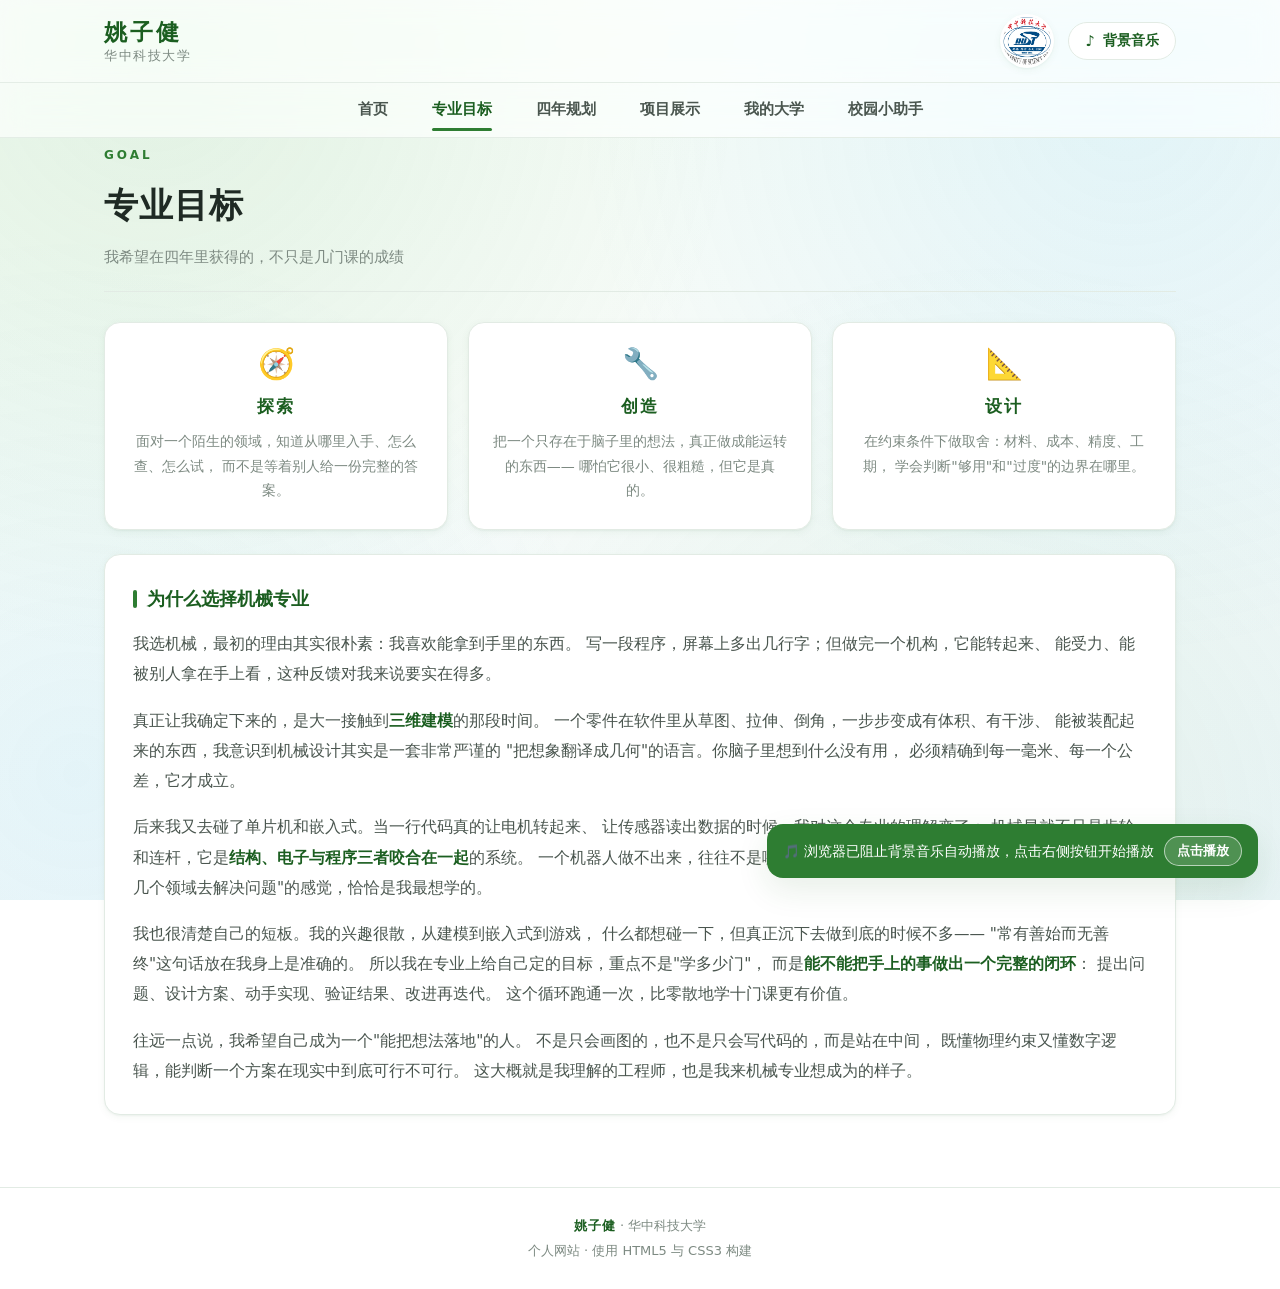
<file: goal.html>
<!DOCTYPE html>
<html lang="zh-CN">
<head>
  <meta charset="UTF-8">
  <meta name="viewport" content="width=device-width, initial-scale=1.0">
  <title>专业目标 | 姚子健 · 华中科技大学</title>
  <meta name="description" content="姚子健的专业目标 —— 希望获得探索、创造、设计的能力。">
  <link rel="stylesheet" href="style.css">
</head>
<body>

  <!-- 上部共同区域（与其他页面一致） -->
  <header class="site-header">
    <div class="header-inner">
      <div class="brand">
        <span class="name">姚子健</span>
        <span class="school">华中科技大学</span>
      </div>
      <div class="header-right">
        <img class="logo" src="images/hust_logo.png" data-fallback="hust_logo.png"
             alt="华中科技大学校徽">
        <button class="music-btn" id="musicBtn" type="button"
                aria-pressed="false" aria-label="播放背景音乐">
          <span class="ico" aria-hidden="true">♪</span>
          <span class="txt">背景音乐</span>
        </button>
      </div>
    </div>
  </header>

  <audio id="bgMusic" src="little_wish.mp3" autoplay loop preload="auto"></audio>

  <!-- 中部跳转选单：当前页为“专业目标”，对应链接加 active -->
  <nav class="site-nav" aria-label="主导航">
    <div class="nav-inner">
      <a class="nav-link" href="index.html">首页</a>
      <a class="nav-link active" href="goal.html">专业目标</a>
      <a class="nav-link" href="plan.html">四年规划</a>
      <a class="nav-link" href="project.html">项目展示</a>
      <a class="nav-link" href="university.html">我的大学</a>
      <a class="nav-link" href="assistant.html">校园小助手</a>
    </div>
  </nav>

  <!-- ==================== 下部：专业目标 ==================== -->
  <main>
    <div class="wrap">

      <div class="page-head">
        <span class="kicker">Goal</span>
        <h1>专业目标</h1>
        <p>我希望在四年里获得的，不只是几门课的成绩</p>
      </div>

      <!-- 三个核心能力 -->
      <div class="ability-grid">
        <section class="ability">
          <div class="icon" aria-hidden="true">🧭</div>
          <h3>探索</h3>
          <p>面对一个陌生的领域，知道从哪里入手、怎么查、怎么试，
             而不是等着别人给一份完整的答案。</p>
        </section>

        <section class="ability">
          <div class="icon" aria-hidden="true">🔧</div>
          <h3>创造</h3>
          <p>把一个只存在于脑子里的想法，真正做成能运转的东西——
             哪怕它很小、很粗糙，但它是真的。</p>
        </section>

        <section class="ability">
          <div class="icon" aria-hidden="true">📐</div>
          <h3>设计</h3>
          <p>在约束条件下做取舍：材料、成本、精度、工期，
             学会判断"够用"和"过度"的边界在哪里。</p>
        </section>
      </div>

      <!-- 为什么选择机械专业 -->
      <section class="card prose">
        <h2>为什么选择机械专业</h2>

        <p>
          我选机械，最初的理由其实很朴素：我喜欢能拿到手里的东西。
          写一段程序，屏幕上多出几行字；但做完一个机构，它能转起来、
          能受力、能被别人拿在手上看，这种反馈对我来说要实在得多。
        </p>

        <p>
          真正让我确定下来的，是大一接触到<strong>三维建模</strong>的那段时间。
          一个零件在软件里从草图、拉伸、倒角，一步步变成有体积、有干涉、
          能被装配起来的东西，我意识到机械设计其实是一套非常严谨的
          "把想象翻译成几何"的语言。你脑子里想到什么没有用，
          必须精确到每一毫米、每一个公差，它才成立。
        </p>

        <p>
          后来我又去碰了单片机和嵌入式。当一行代码真的让电机转起来、
          让传感器读出数据的时候，我对这个专业的理解变了：
          机械早就不只是齿轮和连杆，它是<strong>结构、电子与程序三者咬合在一起</strong>的系统。
          一个机器人做不出来，往往不是哪一个部分不行，而是它们的边界没对齐。
          这种"跨着几个领域去解决问题"的感觉，恰恰是我最想学的。
        </p>

        <p>
          我也很清楚自己的短板。我的兴趣很散，从建模到嵌入式到游戏，
          什么都想碰一下，但真正沉下去做到底的时候不多——
          "常有善始而无善终"这句话放在我身上是准确的。
          所以我在专业上给自己定的目标，重点不是"学多少门"，
          而是<strong>能不能把手上的事做出一个完整的闭环</strong>：
          提出问题、设计方案、动手实现、验证结果、改进再迭代。
          这个循环跑通一次，比零散地学十门课更有价值。
        </p>

        <p>
          往远一点说，我希望自己成为一个"能把想法落地"的人。
          不是只会画图的，也不是只会写代码的，而是站在中间，
          既懂物理约束又懂数字逻辑，能判断一个方案在现实中到底可行不可行。
          这大概就是我理解的工程师，也是我来机械专业想成为的样子。
        </p>
      </section>

    </div>
  </main>

  <footer class="site-footer">
    <p><strong>姚子健</strong> · 华中科技大学</p>
    <p>个人网站 · 使用 HTML5 与 CSS3 构建</p>
  </footer>

  <div class="music-tip" id="musicTip" role="status">
    <span class="tip-text">🎵 浏览器已阻止背景音乐自动播放，点击右侧按钮开始播放</span>
    <button id="musicTipBtn" type="button">点击播放</button>
  </div>

  <script src="script.js"></script>
</body>
</html>
</file>
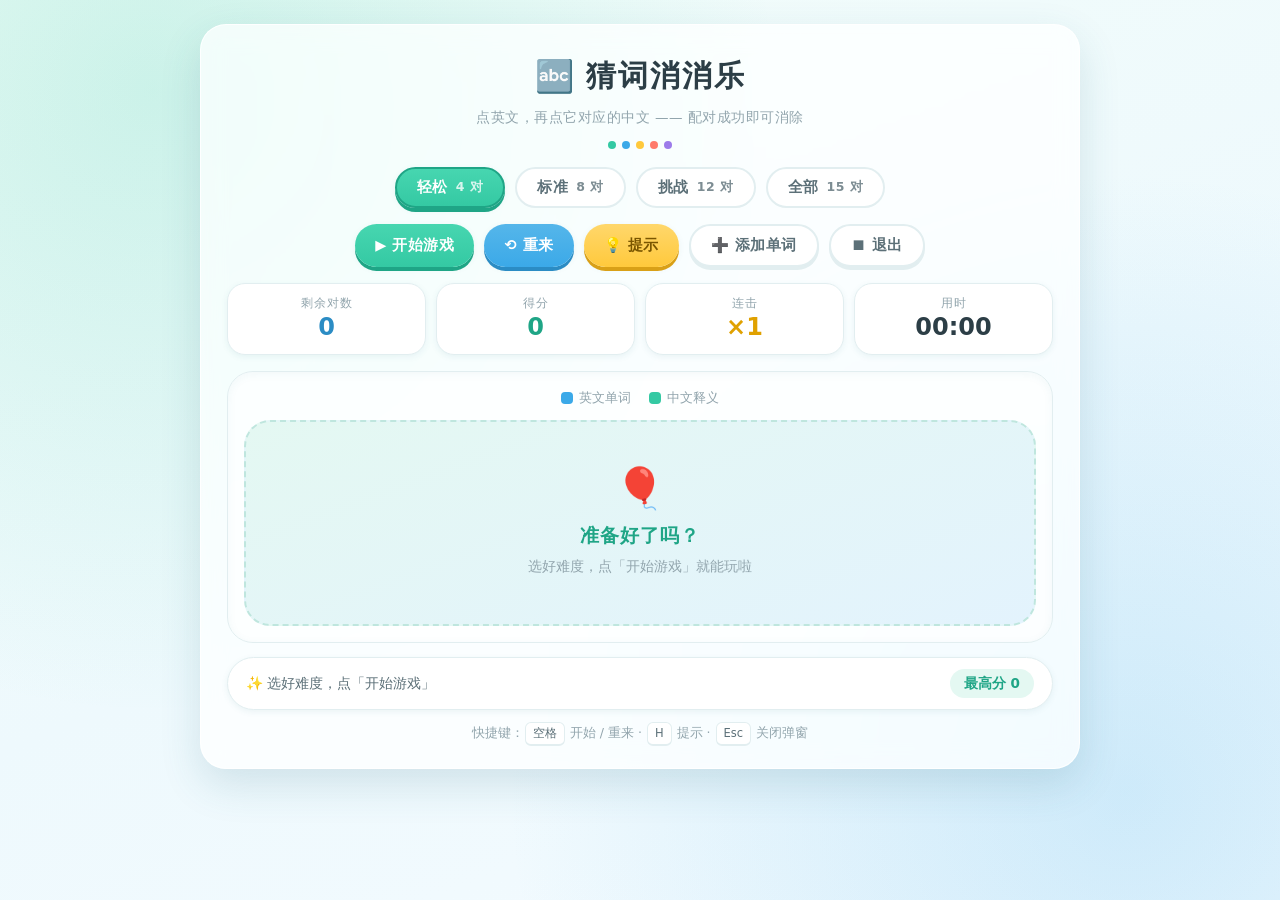
<file: guess-game.html>
<!DOCTYPE html>
<html lang="zh-CN">
<head>
<meta charset="UTF-8">
<meta name="viewport" content="width=device-width, initial-scale=1.0">
<title>猜词消消乐 · 英中配对</title>
<meta name="description" content="把英文单词和中文释义配对消除的轻量记词游戏">
<style>
/* ==========================================================================
   猜词消消乐 —— 样式表
   风格：明快清爽。薄荷绿 → 天空蓝的浅色渐变，糖果质感卡片，圆润饱满。
   ========================================================================== */

:root {
  /* 主色：清新的青绿 */
  --mint:        #34c9a3;
  --mint-dark:   #1fa586;
  --mint-pale:   #e4f8f2;

  /* 辅色：天空蓝（用于英文卡片） */
  --sky:         #3ba9e8;
  --sky-dark:    #2b8cc4;
  --sky-pale:    #e3f3fd;

  /* 点缀色 */
  --sun:         #ffc93c;   /* 选中 / 连击 */
  --coral:       #ff7a6b;   /* 配对错误 */
  --grape:       #9d7bea;   /* 提示 */

  /* 中性色 */
  --ink:         #2c3e46;
  --ink-2:       #5c7078;
  --ink-3:       #92a5ad;
  --line:        #e2eef0;
  --surface:     #ffffff;

  /* 圆角与阴影（浅色 UI 用柔和的彩色投影，不用纯黑） */
  --r-sm: 12px;
  --r-md: 18px;
  --r-lg: 26px;
  --r-pill: 999px;
  --shadow-sm: 0 2px 6px rgba(44, 110, 130, .08);
  --shadow-md: 0 6px 18px rgba(44, 110, 130, .12);
  --shadow-lg: 0 16px 40px rgba(44, 110, 130, .16);

  --font: system-ui, -apple-system, "Segoe UI", "PingFang SC",
          "Microsoft YaHei", Roboto, "Helvetica Neue", sans-serif;
}

* {
  box-sizing: border-box;
  margin: 0;
  padding: 0;
  font-family: var(--font);
  -webkit-tap-highlight-color: transparent;
}

body {
  min-height: 100vh;
  display: flex;
  justify-content: center;
  align-items: flex-start;
  padding: 24px 16px 40px;

  /* 明快的底色：薄荷 → 天空蓝，叠加两团柔光 */
  background:
    radial-gradient(circle at 12% 10%, rgba(52, 201, 163, .20), transparent 45%),
    radial-gradient(circle at 88% 88%, rgba(59, 169, 232, .20), transparent 45%),
    linear-gradient(160deg, #f2fdfa 0%, #eef9fd 55%, #f4fbff 100%);
  background-attachment: fixed;
  color: var(--ink);
  line-height: 1.6;
}

/* 卡片交互元素禁止选中文字，避免连点选中 */
.card, .pill, .btn, .stat {
  user-select: none;
}

/* ==========================================================================
   主容器
   ========================================================================== */
.app {
  width: min(100%, 880px);
  background: rgba(255, 255, 255, .78);
  -webkit-backdrop-filter: blur(12px) saturate(150%);
  backdrop-filter: blur(12px) saturate(150%);
  border: 1px solid rgba(255, 255, 255, .9);
  border-radius: var(--r-lg);
  box-shadow: var(--shadow-lg);
  padding: 26px 26px 22px;
}

/* ==========================================================================
   标题区
   ========================================================================== */
.head {
  text-align: center;
  margin-bottom: 18px;
}

.head h1 {
  font-size: clamp(22px, 3.4vw, 30px);
  font-weight: 800;
  letter-spacing: 2px;
  color: var(--ink);
  display: flex;
  align-items: center;
  justify-content: center;
  gap: 10px;
  flex-wrap: wrap;
}

.head h1 .em {
  font-size: 1.05em;
}

.head .sub {
  margin-top: 6px;
  font-size: 13.5px;
  color: var(--ink-3);
  letter-spacing: .5px;
}

/* 顶部装饰性小圆点，增加活泼感 */
.head .dots {
  display: flex;
  justify-content: center;
  gap: 6px;
  margin-top: 12px;
}

.head .dots i {
  width: 8px;
  height: 8px;
  border-radius: 50%;
}

.head .dots i:nth-child(1) { background: var(--mint); }
.head .dots i:nth-child(2) { background: var(--sky); }
.head .dots i:nth-child(3) { background: var(--sun); }
.head .dots i:nth-child(4) { background: var(--coral); }
.head .dots i:nth-child(5) { background: var(--grape); }

/* ==========================================================================
   难度选择
   ========================================================================== */
.difficulty {
  display: flex;
  flex-wrap: wrap;
  justify-content: center;
  gap: 10px;
  margin-bottom: 16px;
}

.diff-pill {
  display: inline-flex;
  align-items: center;
  gap: 8px;
  padding: 9px 20px;

  background: #fff;
  border: 2px solid var(--line);
  border-radius: var(--r-pill);
  color: var(--ink-2);
  font-size: 14.5px;
  font-weight: 700;
  letter-spacing: .5px;
  cursor: pointer;
  transition: transform .15s ease, border-color .2s ease,
              background .2s ease, box-shadow .2s ease, color .2s ease;
}

.diff-pill:hover {
  border-color: var(--mint);
  color: var(--mint-dark);
  transform: translateY(-2px);
}

/* 选中态：实心青绿 + 立体投影 */
.diff-pill.active {
  background: linear-gradient(180deg, #47d6b0, var(--mint));
  border-color: var(--mint-dark);
  color: #fff;
  box-shadow: 0 4px 0 var(--mint-dark), var(--shadow-sm);
  transform: translateY(0);
}

.diff-pill.active:hover {
  transform: translateY(-1px);
}

.diff-pill .n {
  font-size: 12.5px;
  opacity: .8;
  font-weight: 600;
}

/* ==========================================================================
   按钮
   ========================================================================== */
.bar {
  display: flex;
  flex-wrap: wrap;
  justify-content: center;
  gap: 10px;
  margin-bottom: 16px;
}

.btn {
  display: inline-flex;
  align-items: center;
  gap: 7px;
  padding: 10px 20px;

  border: none;
  border-radius: var(--r-pill);
  background: linear-gradient(180deg, #55b6ea, var(--sky));
  color: #fff;
  font-size: 14.5px;
  font-weight: 700;
  letter-spacing: .5px;
  cursor: pointer;
  box-shadow: 0 4px 0 var(--sky-dark), var(--shadow-sm);
  transition: transform .1s ease, box-shadow .1s ease, opacity .2s ease;
}

.btn:hover   { transform: translateY(-1px); box-shadow: 0 5px 0 var(--sky-dark), var(--shadow-md); }
.btn:active  { transform: translateY(3px);  box-shadow: 0 1px 0 var(--sky-dark); }

.btn.green {
  background: linear-gradient(180deg, #47d6b0, var(--mint));
  box-shadow: 0 4px 0 var(--mint-dark), var(--shadow-sm);
}
.btn.green:hover  { box-shadow: 0 5px 0 var(--mint-dark), var(--shadow-md); }
.btn.green:active { box-shadow: 0 1px 0 var(--mint-dark); }

.btn.sun {
  background: linear-gradient(180deg, #ffd76b, var(--sun));
  color: #7a5600;
  box-shadow: 0 4px 0 #d9a017, var(--shadow-sm);
}
.btn.sun:hover  { box-shadow: 0 5px 0 #d9a017, var(--shadow-md); }
.btn.sun:active { box-shadow: 0 1px 0 #d9a017; }

.btn.ghost {
  background: #fff;
  color: var(--ink-2);
  border: 2px solid var(--line);
  box-shadow: 0 3px 0 var(--line);
}
.btn.ghost:hover  { border-color: var(--mint); color: var(--mint-dark); box-shadow: 0 4px 0 var(--line); }
.btn.ghost:active { box-shadow: 0 1px 0 var(--line); }

.btn:disabled {
  opacity: .45;
  pointer-events: none;
  box-shadow: none;
}

/* ==========================================================================
   状态栏
   ========================================================================== */
.stats {
  display: grid;
  grid-template-columns: repeat(4, 1fr);
  gap: 10px;
  margin-bottom: 16px;
}

.stat {
  background: #fff;
  border: 1px solid var(--line);
  border-radius: var(--r-md);
  padding: 10px 8px;
  text-align: center;
  box-shadow: var(--shadow-sm);
}

.stat .k {
  font-size: 11.5px;
  color: var(--ink-3);
  letter-spacing: 1px;
}

.stat .v {
  font-size: clamp(18px, 2.6vw, 24px);
  font-weight: 800;
  line-height: 1.3;
  font-variant-numeric: tabular-nums;
}

.stat .v.score { color: var(--mint-dark); }
.stat .v.combo { color: #e0a100; }
.stat .v.left  { color: var(--sky-dark); }
.stat .v.time  { color: var(--ink); }

/* 连击达到 2 以上时，数字弹一下 */
.stat .v.combo.hot {
  animation: comboPulse .5s ease;
}

@keyframes comboPulse {
  0%   { transform: scale(1); }
  45%  { transform: scale(1.28); }
  100% { transform: scale(1); }
}

/* ==========================================================================
   游戏棋盘
   ========================================================================== */
.board-wrap {
  background: rgba(255, 255, 255, .66);
  border: 1px solid var(--line);
  border-radius: var(--r-lg);
  padding: 16px;
  box-shadow: inset 0 2px 10px rgba(44, 110, 130, .05);
}

/* 图例：区分英文卡与中文卡 */
.legend {
  display: flex;
  justify-content: center;
  gap: 18px;
  margin-bottom: 12px;
  font-size: 12.5px;
  color: var(--ink-3);
}

.legend span {
  display: inline-flex;
  align-items: center;
  gap: 6px;
}

.legend i {
  width: 12px;
  height: 12px;
  border-radius: 4px;
  display: inline-block;
}

.legend i.en { background: var(--sky); }
.legend i.zh { background: var(--mint); }

.board {
  display: grid;
  grid-template-columns: repeat(4, 1fr);
  gap: 10px;
}

/* ---------- 卡片 ---------- */
.card {
  position: relative;
  aspect-ratio: 1 / 1;

  display: flex;
  flex-direction: column;
  align-items: center;
  justify-content: center;
  gap: 2px;

  padding: 6px;
  border: 2px solid transparent;
  border-radius: var(--r-md);

  background: #fff;
  color: var(--ink);
  text-align: center;
  word-break: break-word;
  cursor: pointer;

  box-shadow: 0 3px 0 rgba(44, 110, 130, .12), var(--shadow-sm);
  transition: transform .12s ease, box-shadow .12s ease,
              border-color .15s ease, background .15s ease, opacity .3s ease;
}

/* 顶部的彩色小条：蓝色 = 英文，绿色 = 中文，一眼区分
   注意：用 left/right + margin 居中，不用 transform ——
   卡片自身有 transform，用 transform 居中容易受其影响 */
.card::before {
  content: "";
  position: absolute;
  top: 0;
  left: 0;
  right: 0;
  margin: 0 auto;
  width: 34%;
  height: 4px;
  border-radius: 0 0 4px 4px;
}

.card.en::before { background: var(--sky); }
.card.zh::before { background: var(--mint); }

.card .txt {
  font-size: clamp(13px, 1.7vw, 17px);
  font-weight: 700;
  line-height: 1.35;
}

/* 英文卡的字号略小，因为单词通常更长 */
.card.en .txt {
  font-size: clamp(12px, 1.6vw, 16px);
  letter-spacing: .3px;
}

.card .tag {
  font-size: 10px;
  letter-spacing: 1px;
  font-weight: 600;
  opacity: .45;
}

.card.en .tag { color: var(--sky-dark); }
.card.zh .tag { color: var(--mint-dark); }

.card:hover:not(.done) {
  transform: translateY(-3px);
  box-shadow: 0 6px 0 rgba(44, 110, 130, .12), var(--shadow-md);
}

.card:active:not(.done) {
  transform: translateY(1px);
  box-shadow: 0 1px 0 rgba(44, 110, 130, .12);
}

/* 选中态：暖黄高亮，明显但不刺眼 */
.card.selected {
  background: linear-gradient(180deg, #fff6d9, #ffedb0);
  border-color: var(--sun);
  box-shadow: 0 0 0 3px rgba(255, 201, 60, .35), 0 5px 0 #d9a017;
  transform: translateY(-3px);
  color: #6b4a00;
}

/* 配对成功 */
.card.ok {
  background: linear-gradient(180deg, #d8f7ec, #b6f0dd);
  border-color: var(--mint);
  animation: pop .32s ease;
}

/* 配对失败 */
.card.bad {
  background: linear-gradient(180deg, #ffe4e0, #ffcfc7);
  border-color: var(--coral);
  animation: shake .36s ease;
}

/* 已消除：淡出并留下凹槽，网格不塌陷 */
.card.done {
  opacity: .28;
  background: #f2f7f9;
  border-color: #e8f0f3;
  box-shadow: none;
  cursor: default;
  pointer-events: none;
  transform: scale(.92);
}

.card.done .txt,
.card.done .tag {
  opacity: 0;
}

@keyframes pop {
  0%   { transform: scale(1); }
  45%  { transform: scale(1.1); }
  100% { transform: scale(1); }
}

@keyframes shake {
  0%, 100% { transform: translateX(0); }
  20%      { transform: translateX(-6px); }
  40%      { transform: translateX(6px); }
  60%      { transform: translateX(-4px); }
  80%      { transform: translateX(4px); }
}

/* 棋盘内的信息块（未开始 / 已退出） */
.board-info {
  grid-column: 1 / -1;
  padding: 46px 18px;
  text-align: center;
  border-radius: var(--r-lg);
  background: linear-gradient(160deg, var(--mint-pale), var(--sky-pale));
  border: 2px dashed #bfe6de;
}

.board-info .big {
  font-size: 40px;
  line-height: 1;
  margin-bottom: 12px;
}

.board-info .t {
  font-size: clamp(16px, 2.2vw, 19px);
  font-weight: 700;
  color: var(--mint-dark);
  letter-spacing: 1px;
}

.board-info .d {
  margin-top: 6px;
  font-size: 13.5px;
  color: var(--ink-3);
}

/* ==========================================================================
   底部状态条
   ========================================================================== */
.status {
  display: flex;
  flex-wrap: wrap;
  justify-content: space-between;
  align-items: center;
  gap: 10px;
  margin-top: 14px;
  padding: 11px 18px;

  background: #fff;
  border: 1px solid var(--line);
  border-radius: var(--r-pill);
  box-shadow: var(--shadow-sm);
  font-size: 14px;
  color: var(--ink-2);
}

.status .msg {
  display: flex;
  align-items: center;
  gap: 7px;
}

.status .chip {
  background: var(--mint-pale);
  color: var(--mint-dark);
  font-weight: 700;
  padding: 4px 14px;
  border-radius: var(--r-pill);
  font-size: 13.5px;
  white-space: nowrap;
}

/* ==========================================================================
   浮动得分提示
   ========================================================================== */
.float {
  position: fixed;
  z-index: 90;
  pointer-events: none;
  font-size: 21px;
  font-weight: 800;
  color: var(--mint-dark);
  text-shadow: 0 2px 10px rgba(255, 255, 255, .95);
  animation: floatUp .95s ease-out forwards;
}

@keyframes floatUp {
  0%   { opacity: 1; transform: translate(-50%, 0) scale(.7); }
  30%  { transform: translate(-50%, -18px) scale(1.18); }
  100% { opacity: 0; transform: translate(-50%, -62px) scale(1); }
}

/* ==========================================================================
   连击横幅
   ========================================================================== */
.banner {
  position: fixed;
  left: 50%;
  top: 24%;
  z-index: 95;
  pointer-events: none;
  opacity: 0;
  transform: translate(-50%, -50%) scale(.6);
  font-size: clamp(26px, 5vw, 44px);
  font-weight: 900;
  letter-spacing: 3px;
  color: var(--sun);
  text-shadow: 0 3px 0 #d9a017, 0 10px 26px rgba(255, 201, 60, .55);
}

.banner.show {
  animation: bannerPop .85s ease-out;
}

@keyframes bannerPop {
  0%   { opacity: 0; transform: translate(-50%, -50%) scale(.55); }
  30%  { opacity: 1; transform: translate(-50%, -50%) scale(1.15); }
  70%  { opacity: 1; transform: translate(-50%, -50%) scale(1); }
  100% { opacity: 0; transform: translate(-50%, -92%) scale(.95); }
}

/* ==========================================================================
   弹窗
   ========================================================================== */
.modal {
  position: fixed;
  inset: 0;
  z-index: 200;
  display: grid;
  place-items: center;
  padding: 20px;

  background: rgba(44, 62, 70, .38);
  -webkit-backdrop-filter: blur(5px);
  backdrop-filter: blur(5px);

  opacity: 0;
  pointer-events: none;
  transition: opacity .25s ease;
}

.modal.show {
  opacity: 1;
  pointer-events: auto;
}

.modal-card {
  width: min(100%, 430px);
  background: #fff;
  border-radius: var(--r-lg);
  padding: 28px 26px 24px;
  box-shadow: var(--shadow-lg);
  transform: translateY(16px) scale(.97);
  transition: transform .3s cubic-bezier(.22, 1, .36, 1);
  max-height: calc(100vh - 40px);
  overflow-y: auto;
}

.modal.show .modal-card {
  transform: none;
}

.modal-card .emoji {
  font-size: 46px;
  line-height: 1;
  text-align: center;
  margin-bottom: 10px;
}

.modal-card h2 {
  text-align: center;
  font-size: 21px;
  font-weight: 800;
  letter-spacing: 1px;
  color: var(--ink);
  margin-bottom: 4px;
}

.modal-card .tip {
  text-align: center;
  font-size: 13.5px;
  color: var(--ink-3);
  margin-bottom: 20px;
}

.modal-card label {
  display: block;
  font-size: 13px;
  font-weight: 700;
  color: var(--ink-2);
  margin: 14px 0 6px;
  letter-spacing: .5px;
}

.modal-card input {
  width: 100%;
  padding: 12px 16px;
  border: 2px solid var(--line);
  border-radius: var(--r-pill);
  background: #fbfeff;
  color: var(--ink);
  font-size: 15px;
  font-family: inherit;
  transition: border-color .2s ease, box-shadow .2s ease;
}

.modal-card input:focus {
  outline: none;
  border-color: var(--mint);
  box-shadow: 0 0 0 4px rgba(52, 201, 163, .16);
}

.modal-actions {
  display: flex;
  flex-wrap: wrap;
  gap: 10px;
  justify-content: center;
  margin-top: 22px;
}

/* 结算表格 */
.result-rows {
  background: #f7fdfb;
  border: 1px solid var(--line);
  border-radius: var(--r-md);
  padding: 6px 16px;
  margin-bottom: 4px;
}

.result-rows .row {
  display: flex;
  justify-content: space-between;
  align-items: center;
  padding: 9px 0;
  font-size: 14.5px;
}

.result-rows .row + .row {
  border-top: 1px dashed var(--line);
}

.result-rows .row .k { color: var(--ink-3); }
.result-rows .row .v { font-weight: 800; font-variant-numeric: tabular-nums; }
.result-rows .row .v.hl { color: var(--mint-dark); font-size: 19px; }
.result-rows .row .v.new { color: #e0a100; }

/* 词库预览 */
.preview {
  margin-top: 4px;
  font-size: 13px;
  color: var(--ink-3);
  line-height: 1.9;
}

.preview b { color: var(--sky-dark); }

/* ==========================================================================
   快捷键提示
   ========================================================================== */
.hint-bar {
  margin-top: 12px;
  text-align: center;
  font-size: 12.5px;
  color: var(--ink-3);
}

kbd {
  display: inline-block;
  padding: 1px 7px;
  margin: 0 1px;
  background: #fff;
  border: 1px solid var(--line);
  border-bottom-width: 2px;
  border-radius: 6px;
  font-family: inherit;
  font-size: 11.5px;
  color: var(--ink-2);
}

/* ==========================================================================
   响应式
   ========================================================================== */

/* 平板 / 小笔记本：统计栏改两列 */
@media (max-width: 720px) {
  .app { padding: 20px 18px 18px; }

  .stats { grid-template-columns: repeat(2, 1fr); }

  .board { gap: 8px; }

  .board-wrap { padding: 12px; }

  .card .txt { font-size: clamp(12px, 3.4vw, 15px); }
  .card.en .txt { font-size: clamp(11px, 3.1vw, 14px); }
}

/* 手机：按钮与难度铺满一行，棋盘保持 4 列但更紧凑 */
@media (max-width: 480px) {
  body { padding: 12px 10px 28px; }

  .app { padding: 16px 13px 14px; border-radius: var(--r-md); }

  .head h1 { font-size: 20px; letter-spacing: 1px; }

  .difficulty { gap: 7px; }
  .diff-pill { padding: 8px 13px; font-size: 13px; }
  .diff-pill .n { display: none; }   /* 窄屏省略对数说明 */

  .bar { gap: 7px; }
  .btn { padding: 9px 14px; font-size: 13px; }

  .stats { gap: 7px; }
  .stat { padding: 8px 4px; }
  .stat .k { font-size: 10.5px; letter-spacing: .5px; }

  .board { gap: 6px; }
  .board-wrap { padding: 9px; }
  .legend { font-size: 11.5px; gap: 12px; margin-bottom: 9px; }

  .card { border-radius: var(--r-sm); }
  .card .txt { font-size: 12px; font-weight: 700; }
  .card.en .txt { font-size: 11px; }
  .card .tag { display: none; }      /* 窄屏隐藏 EN/中文标签，省空间 */

  .status { font-size: 13px; padding: 10px 14px; }
  .hint-bar { font-size: 11.5px; }
}

/* 超窄屏：去掉图例，卡片更小 */
@media (max-width: 360px) {
  .legend { display: none; }
  .card .txt { font-size: 11px; }
  .card.en .txt { font-size: 10px; }
}

/* 减弱动效偏好 */
@media (prefers-reduced-motion: reduce) {
  *, *::before, *::after {
    animation-duration: .01ms !important;
    animation-iteration-count: 1 !important;
    transition-duration: .01ms !important;
  }
}
</style>
</head>
<body>

<div class="app">

  <!-- ==================== 标题 ==================== -->
  <header class="head">
    <h1><span class="em">🔤</span>猜词消消乐</h1>
    <p class="sub">点英文，再点它对应的中文 —— 配对成功即可消除</p>
    <div class="dots" aria-hidden="true">
      <i></i><i></i><i></i><i></i><i></i>
    </div>
  </header>

  <!-- ==================== 难度 ==================== -->
  <div class="difficulty" role="group" aria-label="选择难度">
    <button class="diff-pill active" data-pairs="4" type="button">
      轻松 <span class="n">4 对</span>
    </button>
    <button class="diff-pill" data-pairs="8" type="button">
      标准 <span class="n">8 对</span>
    </button>
    <button class="diff-pill" data-pairs="12" type="button">
      挑战 <span class="n">12 对</span>
    </button>
    <button class="diff-pill" data-pairs="15" type="button">
      全部 <span class="n">15 对</span>
    </button>
  </div>

  <!-- ==================== 操作按钮 ==================== -->
  <div class="bar">
    <button class="btn green" id="btnStart" type="button">▶ 开始游戏</button>
    <button class="btn" id="btnRestart" type="button">⟲ 重来</button>
    <button class="btn sun" id="btnHint" type="button">💡 提示</button>
    <button class="btn ghost" id="btnAdd" type="button">➕ 添加单词</button>
    <button class="btn ghost" id="btnExit" type="button">⏹ 退出</button>
  </div>

  <!-- ==================== 状态栏 ==================== -->
  <div class="stats">
    <div class="stat">
      <div class="k">剩余对数</div>
      <div class="v left" id="sLeft">0</div>
    </div>
    <div class="stat">
      <div class="k">得分</div>
      <div class="v score" id="sScore">0</div>
    </div>
    <div class="stat">
      <div class="k">连击</div>
      <div class="v combo" id="sCombo">×1</div>
    </div>
    <div class="stat">
      <div class="k">用时</div>
      <div class="v time" id="sTime">00:00</div>
    </div>
  </div>

  <!-- ==================== 棋盘 ==================== -->
  <div class="board-wrap">
    <div class="legend">
      <span><i class="en"></i>英文单词</span>
      <span><i class="zh"></i>中文释义</span>
    </div>
    <div class="board" id="board"></div>
  </div>

  <!-- ==================== 底部状态 ==================== -->
  <div class="status">
    <span class="msg" id="statusMsg">✨ 选好难度，点「开始游戏」</span>
    <span class="chip" id="statusChip">最高分 0</span>
  </div>

  <p class="hint-bar">
    快捷键：<kbd>空格</kbd> 开始 / 重来 · <kbd>H</kbd> 提示 · <kbd>Esc</kbd> 关闭弹窗
  </p>
</div>

<!-- 连击横幅 -->
<div class="banner" id="banner"></div>

<!-- ==================== 弹窗 ==================== -->
<div class="modal" id="modal">
  <div class="modal-card" id="modalCard"></div>
</div>

<script>
/* ==========================================================================
   猜词消消乐 —— 游戏逻辑
   --------------------------------------------------------------------------
   玩法：棋盘上混排英文卡与中文卡，点一张英文再点它对应的中文即配对消除。
         连击会累积倍率，配对错误会中断连击并短暂锁屏。
   ========================================================================== */
(function () {
  'use strict';

  /* ======================================================================
     一、词库
     ====================================================================== */

  /* 内置词库：来自 hxtword.xlsx（英文单词 / 中文释义） */
  const BUILTIN = [
    { en: 'apple',    zh: '苹果' },
    { en: 'book',     zh: '书' },
    { en: 'cat',      zh: '猫' },
    { en: 'dog',      zh: '狗' },
    { en: 'elephant', zh: '大象' },
    { en: 'flower',   zh: '花' },
    { en: 'garden',   zh: '花园' },
    { en: 'house',    zh: '房子' },
    { en: 'internet', zh: '互联网' },
    { en: 'journey',  zh: '旅程' },
    { en: 'king',     zh: '国王' },
    { en: 'language', zh: '语言' },
    { en: 'mountain', zh: '山' },
    { en: 'nature',   zh: '自然' },
    { en: 'ocean',    zh: '海洋' }
  ];

  const STORE_WORDS = 'guessMatch.userWords';
  const STORE_BEST  = 'guessMatch.bestScore';

  /* 读取用户自己添加的词对 */
  function loadUserWords() {
    try {
      const raw = localStorage.getItem(STORE_WORDS);
      const arr = raw ? JSON.parse(raw) : [];
      return Array.isArray(arr) ? arr.filter(w => w && w.en && w.zh) : [];
    } catch (e) {
      return [];
    }
  }

  function saveUserWords(list) {
    try {
      localStorage.setItem(STORE_WORDS, JSON.stringify(list));
    } catch (e) {
      /* 隐私模式下 localStorage 可能不可用，忽略即可 */
    }
  }

  /* 合并词库：内置 + 用户添加（用户词库按英文去重） */
  function allWords() {
    const seen = new Set();
    const out = [];
    BUILTIN.concat(loadUserWords()).forEach(w => {
      const key = String(w.en).toLowerCase();
      if (seen.has(key)) { return; }
      seen.add(key);
      out.push({ en: String(w.en), zh: String(w.zh) });
    });
    return out;
  }

  /* 每个难度的最高分 */
  function loadBest() {
    try {
      const raw = localStorage.getItem(STORE_BEST);
      return raw ? JSON.parse(raw) : {};
    } catch (e) {
      return {};
    }
  }

  function saveBest(obj) {
    try {
      localStorage.setItem(STORE_BEST, JSON.stringify(obj));
    } catch (e) {}
  }

  /* ======================================================================
     二、音效（Web Audio API 合成，不依赖音频文件）
     ====================================================================== */
  let audioCtx = null;
  let soundOn = true;

  function tone(freq, dur, type, gain) {
    if (!soundOn) { return; }
    try {
      if (!audioCtx) {
        const AC = window.AudioContext || window.webkitAudioContext;
        if (!AC) { return; }
        audioCtx = new AC();
      }
      if (audioCtx.state === 'suspended') { audioCtx.resume(); }

      const osc = audioCtx.createOscillator();
      const g = audioCtx.createGain();
      osc.type = type || 'sine';
      osc.frequency.setValueAtTime(freq, audioCtx.currentTime);

      const vol = gain === undefined ? 0.14 : gain;
      g.gain.setValueAtTime(vol, audioCtx.currentTime);
      g.gain.exponentialRampToValueAtTime(0.0001, audioCtx.currentTime + dur);

      osc.connect(g);
      g.connect(audioCtx.destination);
      osc.start();
      osc.stop(audioCtx.currentTime + dur);
    } catch (e) {
      /* 音效失败不影响游戏进行 */
    }
  }

  const sfx = {
    pick:  () => tone(720, 0.07, 'triangle', 0.09),
    match: n => tone(540 + Math.min(n, 8) * 62, 0.15, 'sine', 0.15),
    miss:  () => { tone(220, 0.14, 'square', 0.09); setTimeout(() => tone(170, 0.16, 'square', 0.07), 85); },
    hint:  () => tone(980, 0.12, 'sine', 0.10),
    win:   () => [523, 659, 784, 1047, 1319].forEach((f, i) => setTimeout(() => tone(f, 0.2, 'sine', 0.14), i * 110))
  };

  /* ======================================================================
     三、状态
     ====================================================================== */
  const state = {
    pairs: 4,          // 当前难度对数
    cards: [],         // 卡片数组
    sel: null,         // 当前选中的卡片下标
    playing: false,    // 是否允许交互
    locked: false,     // 判定动画期间临时锁屏
    score: 0,
    combo: 0,
    maxCombo: 0,
    tries: 0,
    hits: 0,
    seconds: 0,
    timer: null,
    startAt: 0
  };

  const PAIR_SCORE = 10;    // 每对基础分
  const MISS_PENALTY = 5;   // 配错扣分
  const HINT_COST = 8;      // 提示扣分
  const LOCK_MS = 420;      // 判定动画时长

  /* ======================================================================
     四、DOM
     ====================================================================== */
  const $ = id => document.getElementById(id);
  const boardEl  = $('board');
  const modalEl  = $('modal');
  const modalCard = $('modalCard');
  const bannerEl = $('banner');
  const sLeft    = $('sLeft');
  const sScore   = $('sScore');
  const sCombo   = $('sCombo');
  const sTime    = $('sTime');
  const statusMsg  = $('statusMsg');
  const statusChip = $('statusChip');

  /* ======================================================================
     五、工具
     ====================================================================== */
  function shuffle(arr) {
    const a = arr.slice();
    for (let i = a.length - 1; i > 0; i--) {
      const j = Math.floor(Math.random() * (i + 1));
      const t = a[i]; a[i] = a[j]; a[j] = t;
    }
    return a;
  }

  function fmtTime(sec) {
    const m = Math.floor(sec / 60);
    const s = sec % 60;
    return (m < 10 ? '0' + m : m) + ':' + (s < 10 ? '0' + s : s);
  }

  function setMsg(text) { statusMsg.textContent = text; }

  function refreshBestChip() {
    const best = loadBest()[state.pairs] || 0;
    statusChip.textContent = '最高分 ' + best;
  }

  /* ======================================================================
     六、计时
     ====================================================================== */
  function startTimer() {
    stopTimer();
    state.startAt = Date.now();
    state.seconds = 0;
    sTime.textContent = '00:00';
    state.timer = setInterval(function () {
      state.seconds = Math.floor((Date.now() - state.startAt) / 1000);
      sTime.textContent = fmtTime(state.seconds);
    }, 250);
  }

  function stopTimer() {
    if (state.timer) {
      clearInterval(state.timer);
      state.timer = null;
    }
  }

  /* ======================================================================
     七、界面刷新
     ====================================================================== */
  function updateStats() {
    sLeft.textContent  = state.cards.filter(c => !c.done).length / 2;
    sScore.textContent = state.score;
    sCombo.textContent = '×' + Math.max(1, state.combo);
    refreshBestChip();
  }

  /* 渲染棋盘 */
  function render() {
    boardEl.innerHTML = '';

    /* 未开始 / 已退出：显示引导块 */
    if (!state.cards.length) {
      const info = document.createElement('div');
      info.className = 'board-info';
      info.innerHTML = state.playing
        ? '<div class="big">🎯</div><div class="t">准备中…</div>'
        : '<div class="big">🎈</div>' +
          '<div class="t">准备好了吗？</div>' +
          '<div class="d">选好难度，点「开始游戏」就能玩啦</div>';
      boardEl.appendChild(info);
      return;
    }

    state.cards.forEach(function (card, i) {
      const el = document.createElement('div');
      el.className = 'card ' + card.lang +
        (card.done ? ' done' : '') +
        (state.sel === i && !card.done ? ' selected' : '');
      el.dataset.i = i;
      el.setAttribute('role', 'button');
      el.setAttribute('tabindex', card.done ? '-1' : '0');
      el.setAttribute('aria-label',
        (card.lang === 'en' ? '英文 ' : '中文 ') + card.text + (card.done ? '，已消除' : ''));

      const txt = document.createElement('span');
      txt.className = 'txt';
      txt.textContent = card.done ? '' : card.text;

      const tag = document.createElement('span');
      tag.className = 'tag';
      tag.textContent = card.lang === 'en' ? 'EN' : '中文';

      el.appendChild(txt);
      el.appendChild(tag);
      boardEl.appendChild(el);
    });
  }

  /* 按数据重绘单个卡片的状态，避免整块重排造成闪烁 */
  function paintCard(i) {
    const el = boardEl.querySelector('.card[data-i="' + i + '"]');
    const card = state.cards[i];
    if (!el || !card) { return; }
    el.className = 'card ' + card.lang +
      (card.done ? ' done' : '') +
      (state.sel === i && !card.done ? ' selected' : '');
    el.querySelector('.txt').textContent = card.done ? '' : card.text;
  }

  /* ======================================================================
     八、开局 / 结束
     ====================================================================== */
  function newGame() {
    const pool = allWords();

    /* 词库不足时给出提示，而不是静默重复出题 */
    if (pool.length < state.pairs) {
      showResult({
        title: '词库不够啦',
        emoji: '📚',
        tip: '当前共 ' + pool.length + ' 对单词，不足以支撑 ' + state.pairs + ' 对难度',
        rows: [],
        actions: [
          { text: '➕ 添加单词', cls: 'btn green', fn: function () { openAddWord(); } },
          { text: '换个难度', cls: 'btn ghost', fn: closeModal }
        ]
      });
      setMsg('⚠️ 词库不足，先添加一些单词吧');
      return;
    }

    const picked = shuffle(pool).slice(0, state.pairs);

    /* 每对拆成两张卡（英文 + 中文），再整体打乱 */
    const cards = [];
    picked.forEach(function (w, idx) {
      cards.push({ text: w.en, lang: 'en', pair: idx, done: false });
      cards.push({ text: w.zh, lang: 'zh', pair: idx, done: false });
    });

    state.cards   = shuffle(cards);
    state.sel     = null;
    state.playing = true;
    state.locked  = false;
    state.score   = 0;
    state.combo   = 0;
    state.maxCombo = 0;
    state.tries   = 0;
    state.hits    = 0;

    closeModal();
    render();
    updateStats();
    startTimer();
    setMsg('✨ 点一张英文，再点它对应的中文');
    $('btnStart').textContent = '⟳ 重新开始';
    sfx.pick();
  }

  function exitGame() {
    stopTimer();
    state.playing = false;
    state.locked = false;
    state.cards = [];
    state.sel = null;
    state.score = 0;
    state.combo = 0;
    sTime.textContent = '00:00';
    render();
    updateStats();
    setMsg('⏹ 已退出，随时可以重新开始');
    $('btnStart').textContent = '▶ 开始游戏';
  }

  function finish() {
    stopTimer();
    state.playing = false;
    state.sel = null;

    const acc = state.tries ? Math.round(state.hits / state.tries * 100) : 100;
    const used = state.seconds;
    const total = state.pairs;

    /* 先结算速度奖励，再判定新纪录 ——
       顺序不能反，否则存下来的最高分会漏掉这笔奖励 */
    let timeBonus = 0;
    if (used <= total * 8) {
      timeBonus = (total * 8 - used) * 2;
      state.score += timeBonus;
      sScore.textContent = state.score;
    }

    const best = loadBest();
    const prev = best[state.pairs] || 0;
    const isNew = state.score > prev;
    if (isNew) {
      best[state.pairs] = state.score;
      saveBest(best);
    }

    /* 根据表现调整文案 */
    let emoji = '🎉', title = '全部消除！';
    if (acc === 100 && used <= total * 6)      { emoji = '🏆'; title = '完美通关！'; }
    else if (acc >= 90)                        { emoji = '🌟'; title = '干得漂亮！'; }
    else if (acc >= 70)                        { emoji = '🎉'; title = '全部消除！'; }
    else                                       { emoji = '💪'; title = '通关成功'; }

    sfx.win();
    render();
    updateStats();

    showResult({
      emoji: emoji,
      title: title,
      tip: '本轮 ' + total + ' 对单词全部消除',
      rows: [
        ['最终得分', state.score + (isNew ? ' 🎊 新纪录' : ''), 'hl'],
        ['用时',     fmtTime(used)],
        ['正确率',   acc + '%（' + state.hits + '/' + state.tries + ' 次配对）'],
        ['最高连击', '×' + Math.max(1, state.maxCombo)],
        ['速度奖励', timeBonus ? '+' + timeBonus : '无'],
        ['本难度最高分', best[state.pairs] || 0]
      ],
      actions: [
        { text: '🔄 再来一局', cls: 'btn green', fn: function () { closeModal(); newGame(); } },
        { text: '换个难度',   cls: 'btn ghost', fn: closeModal }
      ]
    });

    setMsg('🎊 通关！用时 ' + fmtTime(used) + '，得分 ' + state.score);
  }

  /* ======================================================================
     九、配对判定
     ====================================================================== */
  function pick(i) {
    if (!state.playing || state.locked) { return; }
    const card = state.cards[i];
    if (!card || card.done) { return; }

    /* 再点一次取消选中 */
    if (state.sel === i) {
      state.sel = null;
      paintCard(i);
      return;
    }

    /* 还没选：选中它 */
    if (state.sel === null) {
      state.sel = i;
      paintCard(i);
      sfx.pick();
      return;
    }

    const a = state.cards[state.sel];
    const b = card;

    /* 必须是「一张英文 + 一张中文」且属于同一对 */
    const ok = a.lang !== b.lang && a.pair === b.pair;
    const firstIdx = state.sel;
    state.sel = null;
    state.tries++;
    state.locked = true;

    if (ok) {
      /* ---- 配对成功 ---- */
      state.hits++;
      state.combo++;
      state.maxCombo = Math.max(state.maxCombo, state.combo);

      const gain = PAIR_SCORE * state.combo;
      state.score += gain;

      markClass(firstIdx, 'ok');
      markClass(i, 'ok');
      popFloat('+' + gain, i);

      sfx.match(state.combo);
      if (state.combo >= 2) { showBanner('连击 ×' + state.combo + '!'); }

      /* 连击数字跳动 */
      sCombo.classList.remove('hot');
      void sCombo.offsetWidth;
      sCombo.classList.add('hot');

      setTimeout(function () {
        a.done = true;
        b.done = true;
        paintCard(firstIdx);
        paintCard(i);
        state.locked = false;
        updateStats();

        if (state.cards.every(c => c.done)) {
          finish();
        } else {
          setMsg('✨ 配对成功！继续保持');
        }
      }, 380);

    } else {
      /* ---- 配对失败 ---- */
      state.combo = 0;
      state.score = Math.max(0, state.score - MISS_PENALTY);

      markClass(firstIdx, 'bad');
      markClass(i, 'bad');
      popFloat('-' + MISS_PENALTY, i, true);
      sfx.miss();

      setTimeout(function () {
        clearClass(firstIdx);
        clearClass(i);
        state.locked = false;
        updateStats();
        setMsg('🤔 这两个不是一对，再看看');
      }, LOCK_MS);

      updateStats();
    }
  }

  /* 给卡片临时加状态类（不影响整体渲染） */
  function markClass(i, cls) {
    const el = boardEl.querySelector('.card[data-i="' + i + '"]');
    if (el) { el.classList.remove('selected'); el.classList.add(cls); }
  }

  function clearClass(i) {
    const el = boardEl.querySelector('.card[data-i="' + i + '"]');
    if (el) { el.classList.remove('ok', 'bad', 'selected'); }
  }

  /* 在卡片位置弹出得分提示 */
  function popFloat(text, i, bad) {
    const el = boardEl.querySelector('.card[data-i="' + i + '"]');
    if (!el) { return; }
    const r = el.getBoundingClientRect();
    const div = document.createElement('div');
    div.className = 'float';
    div.textContent = text;
    if (bad) { div.style.color = 'var(--coral)'; }
    div.style.left = (r.left + r.width / 2) + 'px';
    div.style.top  = r.top + 'px';
    document.body.appendChild(div);
    setTimeout(() => div.remove(), 1000);
  }

  function showBanner(text) {
    bannerEl.textContent = text;
    bannerEl.classList.remove('show');
    void bannerEl.offsetWidth;
    bannerEl.classList.add('show');
  }

  /* ======================================================================
     十、提示：自动帮玩家找出一对可配的卡片
     ====================================================================== */
  function useHint() {
    if (!state.playing || state.locked) {
      setMsg('先开始游戏再用提示哦');
      return;
    }

    const alive = state.cards
      .map((c, i) => ({ c: c, i: i }))
      .filter(x => !x.c.done);

    if (!alive.length) { return; }

    /* 找一张英文和它同 pair 的中文 */
    const en = alive.find(x => x.c.lang === 'en');
    const zh = alive.find(x => x.c.lang === 'zh' && x.c.pair === en.c.pair);
    if (!en || !zh) { return; }

    /* 提示不要白给：扣一点分并把连击清零 */
    state.score = Math.max(0, state.score - HINT_COST);
    state.combo = 0;
    updateStats();
    sfx.hint();

    /* 高亮这一对 1.6 秒 */
    [en.i, zh.i].forEach(function (i) {
      const el = boardEl.querySelector('.card[data-i="' + i + '"]');
      if (!el) { return; }
      el.classList.add('selected');
      setTimeout(function () {
        if (state.sel !== i) { el.classList.remove('selected'); }
      }, 1600);
    });

    setMsg('💡 已高亮一对（扣 ' + HINT_COST + ' 分）');
  }

  /* ======================================================================
     十一、弹窗
     ====================================================================== */
  function showResult(opt) {
    const rows = (opt.rows || []).map(function (r) {
      const cls = r[2] ? ' ' + r[2] : '';
      return '<div class="row"><span class="k">' + r[0] +
             '</span><span class="v' + cls + '">' + r[1] + '</span></div>';
    }).join('');

    modalCard.innerHTML =
      '<div class="emoji">' + opt.emoji + '</div>' +
      '<h2>' + opt.title + '</h2>' +
      '<p class="tip">' + opt.tip + '</p>' +
      (rows ? '<div class="result-rows">' + rows + '</div>' : '') +
      '<div class="modal-actions"></div>';

    const actions = modalCard.querySelector('.modal-actions');
    (opt.actions || []).forEach(function (a) {
      const b = document.createElement('button');
      b.type = 'button';
      b.className = a.cls;
      b.textContent = a.text;
      b.addEventListener('click', a.fn);
      actions.appendChild(b);
    });

    modalEl.classList.add('show');
  }

  function openAddWord() {
    const userCount = loadUserWords().length;

    modalCard.innerHTML =
      '<div class="emoji">✏️</div>' +
      '<h2>添加新单词</h2>' +
      '<p class="tip">加进来的词会一起参与随机出题，保存在本机浏览器里</p>' +
      '<label for="inEn">英文单词</label>' +
      '<input id="inEn" type="text" placeholder="例如：library" autocomplete="off" spellcheck="false">' +
      '<label for="inZh">中文释义</label>' +
      '<input id="inZh" type="text" placeholder="例如：图书馆" autocomplete="off" spellcheck="false">' +
      '<div class="modal-actions">' +
        '<button class="btn green" id="btnSaveWord" type="button">保存</button>' +
        '<button class="btn ghost" id="btnCloseModal" type="button">关闭</button>' +
      '</div>' +
      '<p class="preview">当前已添加 <b>' + userCount + '</b> 个自定义单词</p>';

    modalEl.classList.add('show');
    $('inEn').focus();

    $('btnSaveWord').addEventListener('click', saveWord);
    $('btnCloseModal').addEventListener('click', closeModal);

    /* 回车直接保存 */
    ['inEn', 'inZh'].forEach(function (id) {
      $(id).addEventListener('keydown', function (e) {
        if (e.key === 'Enter') { e.preventDefault(); saveWord(); }
      });
    });
  }

  function saveWord() {
    const en = $('inEn').value.trim();
    const zh = $('inZh').value.trim();

    if (!en || !zh) {
      setMsg('⚠️ 英文和中文都要填哦');
      (!en ? $('inEn') : $('inZh')).focus();
      return;
    }

    const list = loadUserWords();
    /* 英文重复就不再加，避免棋盘上出现两个一样的词 */
    if (list.some(w => String(w.en).toLowerCase() === en.toLowerCase())) {
      setMsg('⚠️ 「' + en + '」已经在词库里了');
      $('inEn').focus();
      return;
    }

    list.push({ en: en, zh: zh });
    saveUserWords(list);

    $('inEn').value = '';
    $('inZh').value = '';
    $('inEn').focus();

    /* 更新计数与底部提示 */
    const counter = modalCard.querySelector('.preview b');
    if (counter) { counter.textContent = list.length; }
    setMsg('✅ 已添加「' + en + ' - ' + zh + '」，下一局生效');
    refreshBestChip();
  }

  function closeModal() {
    modalEl.classList.remove('show');
  }

  /* ======================================================================
     十二、事件绑定
     ====================================================================== */
  /* 棋盘点击（事件委托） */
  boardEl.addEventListener('click', function (e) {
    const el = e.target.closest('.card');
    if (!el) { return; }
    pick(parseInt(el.dataset.i, 10));
  });

  /* 键盘操作棋盘卡片，保证可访问性 */
  boardEl.addEventListener('keydown', function (e) {
    if (e.key !== 'Enter' && e.key !== ' ') { return; }
    const el = e.target.closest('.card');
    if (!el) { return; }
    e.preventDefault();
    pick(parseInt(el.dataset.i, 10));
  });

  /* 难度切换 */
  Array.prototype.forEach.call(document.querySelectorAll('.diff-pill'), function (btn) {
    btn.addEventListener('click', function () {
      Array.prototype.forEach.call(document.querySelectorAll('.diff-pill'), function (b) {
        b.classList.remove('active');
      });
      btn.classList.add('active');
      state.pairs = parseInt(btn.dataset.pairs, 10);
      refreshBestChip();

      /* 切换难度后停掉当前局，等玩家重新开始 */
      if (state.playing) {
        stopTimer();
        state.playing = false;
        state.locked = false;
        state.cards = [];
        state.sel = null;
        sTime.textContent = '00:00';
        render();
        updateStats();
        $('btnStart').textContent = '▶ 开始游戏';
        setMsg('已切换到 ' + state.pairs + ' 对，点「开始游戏」');
      } else {
        setMsg('难度：' + state.pairs + ' 对，点「开始游戏」');
      }
    });
  });

  $('btnStart').addEventListener('click', newGame);
  $('btnRestart').addEventListener('click', function () {
    if (state.playing) { newGame(); } else { setMsg('还没有开始游戏呢'); }
  });
  $('btnHint').addEventListener('click', useHint);
  $('btnAdd').addEventListener('click', openAddWord);
  $('btnExit').addEventListener('click', exitGame);

  /* 点遮罩关闭弹窗 */
  modalEl.addEventListener('click', function (e) {
    if (e.target === modalEl) { closeModal(); }
  });

  /* 快捷键 */
  document.addEventListener('keydown', function (e) {
    if (e.key === 'Escape') { closeModal(); return; }

    /* 输入框里不触发快捷键 */
    const tag = (e.target.tagName || '').toLowerCase();
    if (tag === 'input' || tag === 'textarea') { return; }

    if (e.code === 'Space') {
      e.preventDefault();
      if (state.playing) { newGame(); } else { newGame(); }
    } else if (e.key === 'h' || e.key === 'H') {
      e.preventDefault();
      useHint();
    }
  });

  /* ======================================================================
     十三、初始化
     ====================================================================== */
  state.pairs = 4;
  state.cards = [];
  render();
  updateStats();
  refreshBestChip();

  console.log('%c猜词消消乐 已加载 ✓', 'color:#1fa586;font-weight:bold');
  console.log('词库：内置 ' + BUILTIN.length + ' 对 + 自定义 ' + loadUserWords().length + ' 对');

})();
</script>
</body>
</html>
</file>
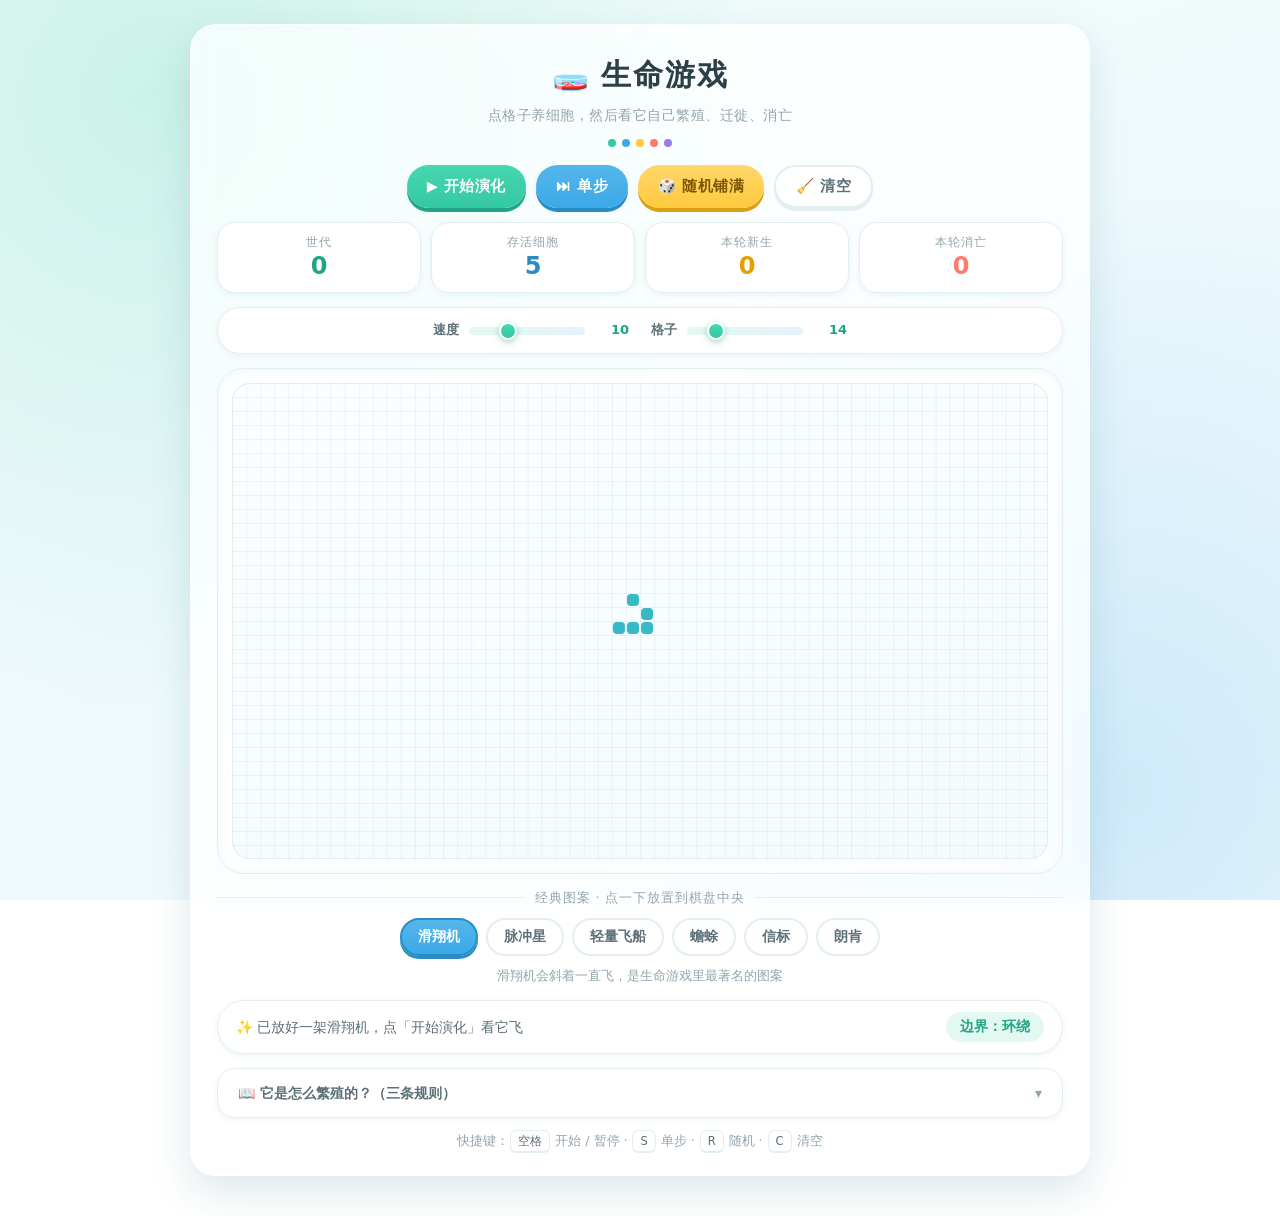
<file: life-game.html>
<!DOCTYPE html>
<html lang="zh-CN">
<head>
<meta charset="UTF-8">
<meta name="viewport" content="width=device-width, initial-scale=1.0">
<title>生命游戏 · 细胞自动机</title>
<meta name="description" content="康威生命游戏 —— 点格子养细胞，看它自己繁殖、迁徙、消亡">
<style>
/* ==========================================================================
   生命游戏 —— 样式表
   风格沿用猜词消消乐：薄荷绿 + 天空蓝浅色渐变、糖果质感卡片、柔和彩色投影。
   ========================================================================== */

:root {
  /* 主色：清新的青绿 */
  --mint:        #34c9a3;
  --mint-dark:   #1fa586;
  --mint-pale:   #e4f8f2;

  /* 辅色：天空蓝 */
  --sky:         #3ba9e8;
  --sky-dark:    #2b8cc4;
  --sky-pale:    #e3f3fd;

  /* 点缀色 */
  --sun:         #ffc93c;
  --coral:       #ff7a6b;
  --grape:       #9d7bea;

  /* 中性色 */
  --ink:         #2c3e46;
  --ink-2:       #5c7078;
  --ink-3:       #92a5ad;
  --line:        #e2eef0;
  --surface:     #ffffff;

  /* 圆角与阴影 */
  --r-sm: 12px;
  --r-md: 18px;
  --r-lg: 26px;
  --r-pill: 999px;
  --shadow-sm: 0 2px 6px rgba(44, 110, 130, .08);
  --shadow-md: 0 6px 18px rgba(44, 110, 130, .12);
  --shadow-lg: 0 16px 40px rgba(44, 110, 130, .16);

  --font: system-ui, -apple-system, "Segoe UI", "PingFang SC",
          "Microsoft YaHei", Roboto, "Helvetica Neue", sans-serif;
}

* {
  box-sizing: border-box;
  margin: 0;
  padding: 0;
  font-family: var(--font);
  -webkit-tap-highlight-color: transparent;
}

body {
  min-height: 100vh;
  display: flex;
  justify-content: center;
  align-items: flex-start;
  padding: 24px 16px 40px;

  background:
    radial-gradient(circle at 12% 10%, rgba(52, 201, 163, .20), transparent 45%),
    radial-gradient(circle at 88% 88%, rgba(59, 169, 232, .20), transparent 45%),
    linear-gradient(160deg, #f2fdfa 0%, #eef9fd 55%, #f4fbff 100%);
  background-attachment: fixed;
  color: var(--ink);
  line-height: 1.6;
}

.pill, .btn, .stat, .tool {
  user-select: none;
}

/* ==========================================================================
   主容器
   ========================================================================== */
.app {
  width: min(100%, 900px);
  background: rgba(255, 255, 255, .78);
  -webkit-backdrop-filter: blur(12px) saturate(150%);
  backdrop-filter: blur(12px) saturate(150%);
  border: 1px solid rgba(255, 255, 255, .9);
  border-radius: var(--r-lg);
  box-shadow: var(--shadow-lg);
  padding: 26px 26px 22px;
}

/* ==========================================================================
   标题
   ========================================================================== */
.head {
  text-align: center;
  margin-bottom: 18px;
}

.head h1 {
  font-size: clamp(22px, 3.4vw, 30px);
  font-weight: 800;
  letter-spacing: 2px;
  display: flex;
  align-items: center;
  justify-content: center;
  gap: 10px;
  flex-wrap: wrap;
}

.head .sub {
  margin-top: 6px;
  font-size: 13.5px;
  color: var(--ink-3);
  letter-spacing: .5px;
}

.head .dots {
  display: flex;
  justify-content: center;
  gap: 6px;
  margin-top: 12px;
}

.head .dots i {
  width: 8px;
  height: 8px;
  border-radius: 50%;
}

.head .dots i:nth-child(1) { background: var(--mint); }
.head .dots i:nth-child(2) { background: var(--sky); }
.head .dots i:nth-child(3) { background: var(--sun); }
.head .dots i:nth-child(4) { background: var(--coral); }
.head .dots i:nth-child(5) { background: var(--grape); }

/* ==========================================================================
   按钮
   ========================================================================== */
.bar {
  display: flex;
  flex-wrap: wrap;
  justify-content: center;
  gap: 10px;
  margin-bottom: 14px;
}

.btn {
  display: inline-flex;
  align-items: center;
  gap: 7px;
  padding: 10px 20px;

  border: none;
  border-radius: var(--r-pill);
  background: linear-gradient(180deg, #55b6ea, var(--sky));
  color: #fff;
  font-size: 14.5px;
  font-weight: 700;
  letter-spacing: .5px;
  cursor: pointer;
  box-shadow: 0 4px 0 var(--sky-dark), var(--shadow-sm);
  transition: transform .1s ease, box-shadow .1s ease;
}

.btn:hover  { transform: translateY(-1px); box-shadow: 0 5px 0 var(--sky-dark), var(--shadow-md); }
.btn:active { transform: translateY(3px);  box-shadow: 0 1px 0 var(--sky-dark); }

.btn.green {
  background: linear-gradient(180deg, #47d6b0, var(--mint));
  box-shadow: 0 4px 0 var(--mint-dark), var(--shadow-sm);
}
.btn.green:hover  { box-shadow: 0 5px 0 var(--mint-dark), var(--shadow-md); }
.btn.green:active { box-shadow: 0 1px 0 var(--mint-dark); }

/* 运行中：按钮变成"暂停"的暖色，状态一眼可辨 */
.btn.sun {
  background: linear-gradient(180deg, #ffd76b, var(--sun));
  color: #7a5600;
  box-shadow: 0 4px 0 #d9a017, var(--shadow-sm);
}
.btn.sun:hover  { box-shadow: 0 5px 0 #d9a017, var(--shadow-md); }
.btn.sun:active { box-shadow: 0 1px 0 #d9a017; }

.btn.ghost {
  background: #fff;
  color: var(--ink-2);
  border: 2px solid var(--line);
  box-shadow: 0 3px 0 var(--line);
}
.btn.ghost:hover  { border-color: var(--mint); color: var(--mint-dark); }
.btn.ghost:active { box-shadow: 0 1px 0 var(--line); }

.btn:disabled { opacity: .45; pointer-events: none; box-shadow: none; }

/* ==========================================================================
   状态栏
   ========================================================================== */
.stats {
  display: grid;
  grid-template-columns: repeat(4, 1fr);
  gap: 10px;
  margin-bottom: 14px;
}

.stat {
  background: #fff;
  border: 1px solid var(--line);
  border-radius: var(--r-md);
  padding: 10px 8px;
  text-align: center;
  box-shadow: var(--shadow-sm);
}

.stat .k {
  font-size: 11.5px;
  color: var(--ink-3);
  letter-spacing: 1px;
}

.stat .v {
  font-size: clamp(18px, 2.6vw, 24px);
  font-weight: 800;
  line-height: 1.3;
  font-variant-numeric: tabular-nums;
}

.stat .v.gen   { color: var(--mint-dark); }
.stat .v.alive { color: var(--sky-dark); }
.stat .v.born  { color: #e0a100; }
.stat .v.died  { color: var(--coral); }

/* ==========================================================================
   控制面板：速度 / 网格
   ========================================================================== */
.panel {
  display: flex;
  flex-wrap: wrap;
  align-items: center;
  justify-content: center;
  gap: 14px 22px;
  margin-bottom: 14px;
  padding: 12px 20px;
  background: #fff;
  border: 1px solid var(--line);
  border-radius: var(--r-pill);
  box-shadow: var(--shadow-sm);
}

.ctl {
  display: flex;
  align-items: center;
  gap: 10px;
  font-size: 13px;
  color: var(--ink-2);
  font-weight: 600;
  white-space: nowrap;
}

.ctl .val {
  min-width: 34px;
  text-align: right;
  color: var(--mint-dark);
  font-weight: 800;
  font-variant-numeric: tabular-nums;
}

/* 滑杆统一样式 */
input[type="range"] {
  -webkit-appearance: none;
  appearance: none;
  width: 116px;
  height: 8px;
  border-radius: var(--r-pill);
  background: linear-gradient(90deg, var(--mint-pale), var(--sky-pale));
  outline: none;
  cursor: pointer;
}

input[type="range"]::-webkit-slider-thumb {
  -webkit-appearance: none;
  appearance: none;
  width: 18px;
  height: 18px;
  border-radius: 50%;
  background: linear-gradient(180deg, #47d6b0, var(--mint));
  border: 2px solid #fff;
  box-shadow: 0 2px 6px rgba(31, 165, 134, .45);
  cursor: pointer;
}

input[type="range"]::-moz-range-thumb {
  width: 16px;
  height: 16px;
  border-radius: 50%;
  background: var(--mint);
  border: 2px solid #fff;
  box-shadow: 0 2px 6px rgba(31, 165, 134, .45);
  cursor: pointer;
}

/* ==========================================================================
   棋盘
   ========================================================================== */
.board-wrap {
  position: relative;
  background: rgba(255, 255, 255, .66);
  border: 1px solid var(--line);
  border-radius: var(--r-lg);
  padding: 14px;
  box-shadow: inset 0 2px 10px rgba(44, 110, 130, .05);
}

canvas#board {
  display: block;
  width: 100%;
  border-radius: var(--r-md);
  background: linear-gradient(160deg, #fbfeff, #f4fbfd);
  box-shadow: inset 0 0 0 1px var(--line);
  cursor: crosshair;
  touch-action: none;   /* 手机上拖动绘制时不要滚动页面 */
}

/* 棋盘上的浮动提示（例如"点格子养细胞"） */
.board-tip {
  position: absolute;
  left: 50%;
  bottom: 24px;
  transform: translateX(-50%);

  padding: 8px 18px;
  border-radius: var(--r-pill);
  background: rgba(255, 255, 255, .92);
  color: var(--ink-2);
  font-size: 13px;
  font-weight: 600;
  box-shadow: var(--shadow-md);
  pointer-events: none;

  opacity: 0;
  transition: opacity .4s ease;
}

.board-tip.show { opacity: 1; }

/* ==========================================================================
   图案预设
   ========================================================================== */
.presets {
  margin-top: 14px;
}

.presets .title {
  display: flex;
  align-items: center;
  gap: 10px;
  font-size: 12.5px;
  color: var(--ink-3);
  letter-spacing: 1px;
  margin-bottom: 10px;
}

.presets .title::before,
.presets .title::after {
  content: "";
  flex: 1;
  height: 1px;
  background: var(--line);
}

.preset-row {
  display: flex;
  flex-wrap: wrap;
  gap: 8px;
  justify-content: center;
}

.tool {
  padding: 8px 16px;
  border-radius: var(--r-pill);
  border: 2px solid var(--line);
  background: #fff;
  color: var(--ink-2);
  font-size: 13.5px;
  font-weight: 700;
  cursor: pointer;
  transition: transform .14s ease, border-color .2s ease,
              color .2s ease, background .2s ease, box-shadow .2s ease;
}

.tool:hover {
  border-color: var(--sky);
  color: var(--sky-dark);
  transform: translateY(-2px);
  box-shadow: var(--shadow-sm);
}

.tool.active {
  background: linear-gradient(180deg, #55b6ea, var(--sky));
  border-color: var(--sky-dark);
  color: #fff;
  box-shadow: 0 3px 0 var(--sky-dark);
}

/* 图案说明 */
.preset-note {
  margin-top: 10px;
  text-align: center;
  font-size: 12.5px;
  color: var(--ink-3);
  min-height: 20px;
}

/* ==========================================================================
   底部状态条
   ========================================================================== */
.status {
  display: flex;
  flex-wrap: wrap;
  justify-content: space-between;
  align-items: center;
  gap: 10px;
  margin-top: 14px;
  padding: 11px 18px;

  background: #fff;
  border: 1px solid var(--line);
  border-radius: var(--r-pill);
  box-shadow: var(--shadow-sm);
  font-size: 14px;
  color: var(--ink-2);
}

.status .msg {
  display: flex;
  align-items: center;
  gap: 7px;
}

.status .chip {
  background: var(--mint-pale);
  color: var(--mint-dark);
  font-weight: 700;
  padding: 4px 14px;
  border-radius: var(--r-pill);
  font-size: 13.5px;
  white-space: nowrap;
}

/* ==========================================================================
   规则说明
   ========================================================================== */
.rules {
  margin-top: 14px;
  background: #fff;
  border: 1px solid var(--line);
  border-radius: var(--r-md);
  box-shadow: var(--shadow-sm);
  overflow: hidden;
}

.rules summary {
  padding: 13px 20px;
  font-size: 14px;
  font-weight: 700;
  color: var(--ink-2);
  cursor: pointer;
  list-style: none;
  display: flex;
  align-items: center;
  gap: 8px;
  transition: color .2s ease, background .2s ease;
}

.rules summary::-webkit-details-marker { display: none; }

.rules summary::after {
  content: "▾";
  margin-left: auto;
  color: var(--ink-3);
  transition: transform .25s ease;
}

.rules[open] summary::after { transform: rotate(180deg); }

.rules summary:hover { color: var(--mint-dark); background: #fbfeff; }

.rules .body {
  padding: 4px 20px 18px;
  font-size: 14px;
  color: var(--ink-2);
  line-height: 1.9;
}

.rules .body ul { padding-left: 20px; }
.rules .body li { margin: 5px 0; }
.rules .body b { color: var(--mint-dark); }
.rules .body .k { color: var(--sky-dark); font-weight: 700; }

/* ==========================================================================
   快捷键提示
   ========================================================================== */
.hint-bar {
  margin-top: 12px;
  text-align: center;
  font-size: 12.5px;
  color: var(--ink-3);
}

kbd {
  display: inline-block;
  padding: 1px 7px;
  margin: 0 1px;
  background: #fff;
  border: 1px solid var(--line);
  border-bottom-width: 2px;
  border-radius: 6px;
  font-family: inherit;
  font-size: 11.5px;
  color: var(--ink-2);
}

/* ==========================================================================
   响应式
   ========================================================================== */
@media (max-width: 720px) {
  .app { padding: 20px 18px 18px; }
  .stats { grid-template-columns: repeat(2, 1fr); }
  input[type="range"] { width: 88px; }
}

@media (max-width: 480px) {
  body { padding: 12px 10px 28px; }
  .app { padding: 16px 13px 14px; border-radius: var(--r-md); }

  .head h1 { font-size: 20px; letter-spacing: 1px; }

  .bar { gap: 7px; }
  .btn { padding: 9px 14px; font-size: 13px; }

  .panel { gap: 10px 16px; padding: 10px 14px; border-radius: var(--r-md); }

  .stats { gap: 7px; }
  .stat { padding: 8px 4px; }
  .stat .k { font-size: 10.5px; letter-spacing: .5px; }

  .board-wrap { padding: 9px; }

  .tool { padding: 7px 13px; font-size: 12.5px; }

  .status { font-size: 13px; padding: 10px 14px; }
  .hint-bar { font-size: 11.5px; }
  kbd { font-size: 11px; }
}

@media (prefers-reduced-motion: reduce) {
  *, *::before, *::after {
    transition-duration: .01ms !important;
  }
}
</style>
</head>
<body>

<div class="app">

  <!-- ==================== 标题 ==================== -->
  <header class="head">
    <h1><span class="emoji">🧫</span>生命游戏</h1>
    <p class="sub">点格子养细胞，然后看它自己繁殖、迁徙、消亡</p>
    <div class="dots" aria-hidden="true">
      <i></i><i></i><i></i><i></i><i></i>
    </div>
  </header>

  <!-- ==================== 操作按钮 ==================== -->
  <div class="bar">
    <button class="btn green" id="btnPlay" type="button">▶ 开始演化</button>
    <button class="btn" id="btnStep" type="button">⏭ 单步</button>
    <button class="btn sun" id="btnRandom" type="button">🎲 随机铺满</button>
    <button class="btn ghost" id="btnClear" type="button">🧹 清空</button>
  </div>

  <!-- ==================== 状态栏 ==================== -->
  <div class="stats">
    <div class="stat">
      <div class="k">世代</div>
      <div class="v gen" id="sGen">0</div>
    </div>
    <div class="stat">
      <div class="k">存活细胞</div>
      <div class="v alive" id="sAlive">0</div>
    </div>
    <div class="stat">
      <div class="k">本轮新生</div>
      <div class="v born" id="sBorn">0</div>
    </div>
    <div class="stat">
      <div class="k">本轮消亡</div>
      <div class="v died" id="sDied">0</div>
    </div>
  </div>

  <!-- ==================== 速度与网格 ==================== -->
  <div class="panel">
    <label class="ctl" for="rSpeed">
      速度
      <input type="range" id="rSpeed" min="1" max="30" step="1" value="10">
      <span class="val" id="vSpeed">10</span>
    </label>
    <label class="ctl" for="rSize">
      格子
      <input type="range" id="rSize" min="10" max="30" step="2" value="14">
      <span class="val" id="vSize">14</span>
    </label>
  </div>

  <!-- ==================== 棋盘 ==================== -->
  <div class="board-wrap">
    <canvas id="board" width="800" height="500" aria-label="生命游戏棋盘"></canvas>
    <div class="board-tip show" id="boardTip">👆 先点几个格子，或者直接「随机铺满」</div>
  </div>

  <!-- ==================== 图案预设 ==================== -->
  <div class="presets">
    <div class="title">经典图案 · 点一下放置到棋盘中央</div>
    <div class="preset-row" id="presetRow"></div>
    <p class="preset-note" id="presetNote">滑翔机 会斜着一直飞，是生命游戏里最著名的图案</p>
  </div>

  <!-- ==================== 底部状态 ==================== -->
  <div class="status">
    <span class="msg" id="statusMsg">✨ 棋盘是空的，先养几个细胞吧</span>
    <span class="chip" id="statusChip">边界：环绕</span>
  </div>

  <!-- ==================== 规则说明 ==================== -->
  <details class="rules">
    <summary>📖 它是怎么繁殖的？（三条规则）</summary>
    <div class="body">
      <p>
        每个格子是一个细胞，只有<b>生</b>和<b>死</b>两种状态。每一代，
        每个细胞看自己周围 8 个邻居，然后按三条规则同时决定下一代的命运：
      </p>
      <ul>
        <li><span class="k">邻居 &lt; 2</span> → 死亡（太孤单，活不下去）</li>
        <li><span class="k">邻居 = 2 或 3</span> → 存活（活着，继续活）</li>
        <li><span class="k">邻居 &gt; 3</span> → 死亡（太拥挤，资源不够）</li>
        <li><span class="k">死格邻居 = 3</span> → 复活（繁殖出一个新细胞）</li>
      </ul>
      <p>
        就这几条判断，却能长出滑翔机、脉冲星这些会移动、会振荡的图案。
        它由数学家 John Conway 在 1970 年提出，
        是研究「简单规则如何产生复杂行为」的经典模型。
      </p>
    </div>
  </details>

  <p class="hint-bar">
    快捷键：<kbd>空格</kbd> 开始 / 暂停 · <kbd>S</kbd> 单步 · <kbd>R</kbd> 随机 · <kbd>C</kbd> 清空
  </p>
</div>

<script>
/* ==========================================================================
   生命游戏 —— 逻辑
   --------------------------------------------------------------------------
   规则：康威生命游戏（B3/S23）
     死格邻居恰好 3 个 → 复活
     活格邻居 2 或 3 个 → 存活
     其余情况 → 死亡
   边界：环绕（上下左右连通，像球面一样）
   ========================================================================== */
(function () {
  'use strict';

  /* ======================================================================
     一、配置
     ====================================================================== */
  const CELL_MIN = 10;    // 格子最小像素
  const CELL_MAX = 30;    // 格子最大像素
  const DENSITY  = 0.28;  // 随机铺满时的存活密度

  /* ======================================================================
     二、经典图案
     --------------------------------------------------------------------------
     '#' 表示活细胞，'.' 表示死细胞；放置时会按该图案裁剪出的边界居中。
     ====================================================================== */
  const PRESETS = [
    {
      name: '滑翔机',
      note: '滑翔机会斜着一直飞，是生命游戏里最著名的图案',
      pattern: [
        '.#.',
        '..#',
        '###'
      ]
    },
    {
      name: '脉冲星',
      note: '脉冲星周期为 3，会像心脏一样规律地一张一缩',
      pattern: [
        '..###...###..',
        '.............',
        '#....#.#....#',
        '#....#.#....#',
        '#....#.#....#',
        '..###...###..',
        '.............',
        '..###...###..',
        '#....#.#....#',
        '#....#.#....#',
        '#....#.#....#',
        '.............',
        '..###...###..'
      ]
    },
    {
      name: '轻量飞船',
      note: '轻量飞船每 4 代前进两格，是移动最快的常见图案之一',
      pattern: [
        '.#..#',
        '#....',
        '#...#',
        '####.'
      ]
    },
    {
      name: '蟾蜍',
      note: '蟾蜍周期为 2，只有 6 个细胞，却会来回翻转',
      pattern: [
        '.###',
        '###.'
      ]
    },
    {
      name: '信标',
      note: '信标周期为 2，会一闪一闪地「呼吸」',
      pattern: [
        '##..',
        '##..',
        '..##',
        '..##'
      ]
    },
    {
      name: '朗肯',
      note: '朗肯是很稳定的方块群，长期不变，适合当「砖块」用',
      pattern: [
        '##.',
        '##.',
        '.##',
        '.##'
      ]
    }
  ];

  /* ======================================================================
     三、DOM
     ====================================================================== */
  const $ = id => document.getElementById(id);
  const canvas   = $('board');
  const ctx      = canvas.getContext('2d');
  const sGen     = $('sGen');
  const sAlive   = $('sAlive');
  const sBorn    = $('sBorn');
  const sDied    = $('sDied');
  const vSpeed   = $('vSpeed');
  const vSize    = $('vSize');
  const rSpeed   = $('rSpeed');
  const rSize    = $('rSize');
  const boardTip = $('boardTip');
  const statusMsg  = $('statusMsg');
  const presetRow  = $('presetRow');
  const presetNote = $('presetNote');

  /* ======================================================================
     四、状态
     ====================================================================== */
  const state = {
    cols: 0,
    rows: 0,
    cell: 18,            // 每格像素（画布 CSS 尺寸）
    grid: null,          // Uint8Array，1 = 活
    next: null,          // 下一代缓冲
    age: null,           // 每个活细胞的存活代数，用于出生高亮
    gen: 0,
    born: 0,
    died: 0,
    running: false,
    speed: 10,           // 每秒演化代数
    acc: 0,              // 时间累加器
    lastTs: 0,
    raf: null,
    dpr: 1
  };

  /* ======================================================================
     五、尺寸与坐标
     ====================================================================== */

  /* 按容器宽度和格子大小，算出网格规模并重建数组 */
  function resizeGrid(keepPattern) {
    const wrap = canvas.parentNode;
    /* 棋盘可用宽度 = 容器内宽（减去 padding） */
    const avail = Math.max(160, wrap.clientWidth - 28);
    const cell = state.cell;

    state.cols = Math.max(8, Math.floor(avail / cell));
    state.rows = Math.max(6, Math.round(state.cols * 0.58));   // 略扁，接近 16:9

    const canvasW = state.cols * cell;
    const canvasH = state.rows * cell;

    /* 物理像素按设备像素比放大，保证线条清晰 */
    state.dpr = Math.min(window.devicePixelRatio || 1, 2);
    canvas.width  = Math.round(canvasW * state.dpr);
    canvas.height = Math.round(canvasH * state.dpr);
    canvas.style.height = canvasH + 'px';
    ctx.setTransform(state.dpr, 0, 0, state.dpr, 0, 0);

    const size = state.cols * state.rows;
    const oldGrid = state.grid, oldCols = state.__oldCols || 0, oldRows = state.__oldRows || 0;

    state.grid = new Uint8Array(size);
    state.next = new Uint8Array(size);
    state.age  = new Uint16Array(size);

    /* 改变格子大小时，尽量把原有图案搬到新的网格中央，避免直接清空 */
    if (keepPattern && oldGrid && oldCols && oldRows) {
      const ox = Math.floor((state.cols - oldCols) / 2);
      const oy = Math.floor((state.rows - oldRows) / 2);
      for (let y = 0; y < oldRows; y++) {
        for (let x = 0; x < oldCols; x++) {
          if (!oldGrid[y * oldCols + x]) { continue; }
          const nx = x + ox, ny = y + oy;
          if (nx >= 0 && nx < state.cols && ny >= 0 && ny < state.rows) {
            state.grid[ny * state.cols + nx] = 1;
          }
        }
      }
    }

    state.__oldCols = state.cols;
    state.__oldRows = state.rows;

    draw();
    updateStats();
  }

  const idx = (x, y) => y * state.cols + x;

  /* ======================================================================
     六、绘制
     ====================================================================== */

  /* 网格底色与细线 */
  function drawGridLines() {
    const cell = state.cell;
    const w = state.cols * cell;
    const h = state.rows * cell;

    ctx.save();
    ctx.strokeStyle = 'rgba(44, 110, 130, .07)';
    ctx.lineWidth = 1;

    for (let x = 1; x < state.cols; x++) {
      ctx.beginPath();
      ctx.moveTo(x * cell + .5, 0);
      ctx.lineTo(x * cell + .5, h);
      ctx.stroke();
    }
    for (let y = 1; y < state.rows; y++) {
      ctx.beginPath();
      ctx.moveTo(0, y * cell + .5);
      ctx.lineTo(w, y * cell + .5);
      ctx.stroke();
    }
    ctx.restore();
  }

  /* 单个细胞：新生的用暖黄，存活的用青绿→天蓝渐变 */
  function drawCell(x, y, isNew) {
    const cell = state.cell;
    const pad = Math.max(1, Math.round(cell * 0.09));
    const px = x * cell + pad;
    const py = y * cell + pad;
    const size = cell - pad * 2;

    if (isNew) {
      ctx.fillStyle = '#ffc93c';
    } else {
      /* 按行做一点色相变化，让整片细胞看起来有层次 */
      const t = state.rows > 1 ? y / (state.rows - 1) : 0;
      const r = Math.round(52  + (59  - 52)  * t);
      const g = Math.round(201 + (169 - 201) * t);
      const b = Math.round(163 + (232 - 163) * t);
      ctx.fillStyle = 'rgb(' + r + ',' + g + ',' + b + ')';
    }

    const radius = Math.max(2, Math.round(cell * 0.26));
    roundRect(px, py, size, size, radius);
    ctx.fill();
  }

  function roundRect(x, y, w, h, r) {
    const rr = Math.min(r, w / 2, h / 2);
    ctx.beginPath();
    ctx.moveTo(x + rr, y);
    ctx.lineTo(x + w - rr, y);
    ctx.quadraticCurveTo(x + w, y, x + w, y + rr);
    ctx.lineTo(x + w, y + h - rr);
    ctx.quadraticCurveTo(x + w, y + h, x + w - rr, y + h);
    ctx.lineTo(x + rr, y + h);
    ctx.quadraticCurveTo(x, y + h, x, y + h - rr);
    ctx.lineTo(x, y + rr);
    ctx.quadraticCurveTo(x, y, x + rr, y);
    ctx.closePath();
  }

  /* 全量重绘 */
  function draw() {
    const w = state.cols * state.cell;
    const h = state.rows * state.cell;

    ctx.clearRect(0, 0, w, h);
    drawGridLines();

    for (let y = 0; y < state.rows; y++) {
      for (let x = 0; x < state.cols; x++) {
        const i = idx(x, y);
        if (state.grid[i]) {
          /* age === 1 表示这一代刚出生 */
          drawCell(x, y, state.age[i] === 1);
        }
      }
    }
  }

  /* ======================================================================
     七、演化（核心规则）
     ====================================================================== */
  function step() {
    const cols = state.cols, rows = state.rows;
    const grid = state.grid, next = state.next, age = state.age;
    let born = 0, died = 0, alive = 0;

    for (let y = 0; y < rows; y++) {
      /* 环绕边界：上一行 / 下一行 */
      const yUp = (y - 1 + rows) % rows;
      const yDn = (y + 1) % rows;

      for (let x = 0; x < cols; x++) {
        const xL = (x - 1 + cols) % cols;
        const xR = (x + 1) % cols;

        /* 统计 8 个邻居 */
        let n = 0;
        n += grid[yUp * cols + xL] + grid[yUp * cols + x] + grid[yUp * cols + xR];
        n += grid[y    * cols + xL] +                        grid[y    * cols + xR];
        n += grid[yDn * cols + xL] + grid[yDn * cols + x] + grid[yDn * cols + xR];

        const i = y * cols + x;
        const wasAlive = grid[i] === 1;

        /* B3/S23 */
        let willLive = false;
        if (wasAlive) {
          willLive = (n === 2 || n === 3);
        } else {
          willLive = (n === 3);
        }

        if (willLive) {
          next[i] = 1;
          alive++;
          if (!wasAlive) {
            born++;
            age[i] = 1;                       /* 新生 */
          } else {
            age[i] = age[i] ? age[i] + 1 : 2; /* 继续存活，代数 +1 */
          }
        } else {
          next[i] = 0;
          age[i] = 0;
          if (wasAlive) { died++; }
        }
      }
    }

    /* 交换缓冲，避免每代都新建数组 */
    state.grid = next;
    state.next = grid;

    state.gen++;
    state.born = born;
    state.died = died;

    /* 同步界面：alive 刚刚统计过，直接传进去 */
    updateStats(alive);
    draw();

    return { born: born, died: died, alive: alive };
  }

  /* ======================================================================
     八、界面刷新
     ====================================================================== */
  function countAlive() {
    let n = 0;
    for (let i = 0; i < state.grid.length; i++) { n += state.grid[i]; }
    return n;
  }

  /* 刷新状态栏。alive 可选：演化时已经算过了，直接传进来避免重复遍历 */
  function updateStats(aliveCount) {
    const alive = (typeof aliveCount === 'number') ? aliveCount : countAlive();

    sGen.textContent   = state.gen;
    sAlive.textContent = alive;
    sBorn.textContent  = state.born;
    sDied.textContent  = state.died;
    return alive;
  }

  function setMsg(text) { statusMsg.textContent = text; }

  function showTip(show) {
    boardTip.classList.toggle('show', !!show);
  }

  /* ======================================================================
     九、运行控制
     ====================================================================== */
  function loop(ts) {
    if (!state.running) { return; }

    if (!state.lastTs) { state.lastTs = ts; }
    const dt = Math.min(ts - state.lastTs, 250);   /* 卡顿时限制步进量 */
    state.lastTs = ts;

    state.acc += dt;
    const interval = 1000 / state.speed;

    /* 一帧内最多演化若干代，避免速度拉满时卡死 */
    let guard = 0;
    while (state.acc >= interval && guard < 8) {
      state.acc -= interval;
      const r = step();
      guard++;

      /* 全部死光就自动停下，免得空转 */
      if (r.alive === 0) {
        stop();
        setMsg('💀 细胞全部消亡了，棋盘已空');
        showTip(true);
        boardTip.textContent = '👆 画点新的细胞，再来一次';
        return;
      }
    }

    state.raf = requestAnimationFrame(loop);
  }

  function start() {
    if (state.running) { return; }

    /* 空棋盘上直接开始没有意义，先随机铺一点 */
    if (countAlive() === 0) {
      randomFill();
      setMsg('🎲 棋盘原本是空的，先随机铺了一层');
    } else {
      setMsg('🧬 演化中…看它们怎么自己长');
    }

    state.running = true;
    state.lastTs = 0;
    state.acc = 0;
    $('btnPlay').textContent = '⏸ 暂停';
    $('btnPlay').classList.remove('green');
    $('btnPlay').classList.add('sun');
    showTip(false);
    state.raf = requestAnimationFrame(loop);
  }

  function stop() {
    state.running = false;
    if (state.raf) { cancelAnimationFrame(state.raf); state.raf = null; }
    $('btnPlay').textContent = '▶ 开始演化';
    $('btnPlay').classList.add('green');
    $('btnPlay').classList.remove('sun');
  }

  function toggle() {
    if (state.running) {
      stop();
      setMsg('⏸ 已暂停在第 ' + state.gen + ' 代');
    } else {
      start();
    }
  }

  /* 单步：只在暂停时可用 */
  function stepOnce() {
    if (state.running) { stop(); }
    const r = step();
    if (r.alive === 0) {
      setMsg('💀 这一步之后细胞全没了（第 ' + state.gen + ' 代）');
      showTip(true);
      boardTip.textContent = '👆 画点新的细胞，再来一次';
    } else {
      setMsg('⏭ 第 ' + state.gen + ' 代：新生 ' + r.born + ' · 消亡 ' + r.died);
      showTip(false);
    }
  }

  /* ======================================================================
     十、编辑棋盘
     ====================================================================== */
  function clearBoard() {
    stop();
    state.grid.fill(0);
    state.next.fill(0);
    state.age.fill(0);
    state.gen = 0;
    state.born = 0;
    state.died = 0;
    updateStats(0);
    draw();
    setMsg('🧹 已清空，棋盘是空的');
    showTip(true);
    boardTip.textContent = '👆 先点几个格子，或者直接「随机铺满」';
    /* 清空后取消预设的选中态 */
    Array.prototype.forEach.call(presetRow.children, b => b.classList.remove('active'));
  }

  function randomFill() {
    stop();
    const density = DENSITY;
    for (let i = 0; i < state.grid.length; i++) {
      state.grid[i] = Math.random() < density ? 1 : 0;
    }
    /* 随机铺的细胞都算"活着"，给个中等 age，避免整屏都是新生色 */
    for (let i = 0; i < state.age.length; i++) {
      state.age[i] = state.grid[i] ? 3 : 0;
    }
    state.gen = 0;
    state.born = 0;
    state.died = 0;
    const alive = countAlive();
    updateStats(alive);
    draw();
    setMsg('🎲 随机铺了 ' + alive + ' 个细胞，点「开始演化」吧');
    showTip(false);
    Array.prototype.forEach.call(presetRow.children, b => b.classList.remove('active'));
  }

  /* 把图案放到棋盘中央 */
  function placePattern(preset) {
    stop();

    const pat = preset.pattern;
    const ph = pat.length;
    const pw = Math.max.apply(null, pat.map(r => r.length));

    if (pw > state.cols || ph > state.rows) {
      setMsg('⚠️ 棋盘（' + state.cols + '×' + state.rows + '）放不下这个图案');
      return;
    }

    state.grid.fill(0);
    state.next.fill(0);
    state.age.fill(0);

    const ox = Math.floor((state.cols - pw) / 2);
    const oy = Math.floor((state.rows - ph) / 2);

    let placed = 0;
    for (let y = 0; y < ph; y++) {
      const row = pat[y];
      for (let x = 0; x < row.length; x++) {
        if (row.charAt(x) === '#') {
          state.grid[idx(ox + x, oy + y)] = 1;
          state.age[idx(ox + x, oy + y)] = 3;
          placed++;
        }
      }
    }

    state.gen = 0;
    state.born = 0;
    state.died = 0;
    updateStats(placed);
    draw();
    setMsg('🧩 已放置「' + preset.name + '」（' + placed + ' 个细胞），点「开始演化」');
    presetNote.textContent = preset.note;
    showTip(false);

    Array.prototype.forEach.call(presetRow.children, function (b) {
      b.classList.toggle('active', b.dataset.name === preset.name);
    });
  }

  /* ======================================================================
     十一、鼠标 / 触摸绘制
     ====================================================================== */

  /* 把指针位置换算成格子坐标 */
  function cellFromEvent(e) {
    const rect = canvas.getBoundingClientRect();
    const x = Math.floor((e.clientX - rect.left) / rect.width  * state.cols);
    const y = Math.floor((e.clientY - rect.top)  / rect.height * state.rows);
    if (x < 0 || x >= state.cols || y < 0 || y >= state.rows) { return null; }
    return { x: x, y: y };
  }

  let painting = false;
  let paintValue = 1;      /* 按下时决定这一笔是画还是擦 */
  let painted = 0;

  function applyPaint(c) {
    if (!c) { return; }
    const i = idx(c.x, c.y);
    if (state.grid[i] === paintValue) { return; }
    state.grid[i] = paintValue;
    state.age[i] = paintValue ? 3 : 0;
    painted++;
  }

  canvas.addEventListener('pointerdown', function (e) {
    const c = cellFromEvent(e);
    if (!c) { return; }
    e.preventDefault();
    canvas.setPointerCapture(e.pointerId);

    /* 暂停时才允许编辑，避免和演化抢棋盘 */
    if (state.running) { stop(); setMsg('⏸ 绘制时已自动暂停'); }

    /* 点已活的格子 = 擦除；点空格 = 画上 */
    paintValue = state.grid[idx(c.x, c.y)] ? 0 : 1;
    painting = true;
    painted = 0;
    applyPaint(c);
    draw();
    showTip(false);
  });

  canvas.addEventListener('pointermove', function (e) {
    if (!painting) { return; }
    e.preventDefault();
    const c = cellFromEvent(e);
    if (!c) { return; }
    const before = painted;
    applyPaint(c);
    if (painted !== before) { draw(); }
  });

  function endPaint() {
    if (!painting) { return; }
    painting = false;
    const alive = countAlive();
    updateStats(alive);
    setMsg(paintValue ? '🖌 画上了 ' + painted + ' 个细胞（共 ' + alive + ' 个）'
                      : '🧽 擦掉了 ' + painted + ' 个细胞（共 ' + alive + ' 个）');
  }

  canvas.addEventListener('pointerup', endPaint);
  canvas.addEventListener('pointercancel', endPaint);
  canvas.addEventListener('pointerleave', function () { if (painting) { endPaint(); } });

  /* ======================================================================
     十二、事件绑定
     ====================================================================== */
  $('btnPlay').addEventListener('click', toggle);
  $('btnStep').addEventListener('click', stepOnce);
  $('btnRandom').addEventListener('click', function () { randomFill(); });
  $('btnClear').addEventListener('click', clearBoard);

  /* 速度 */
  rSpeed.addEventListener('input', function () {
    state.speed = parseInt(rSpeed.value, 10);
    vSpeed.textContent = state.speed;
    state.acc = 0;
  });

  /* 格子大小：重建网格并保留原有图案 */
  rSize.addEventListener('input', function () {
    state.cell = parseInt(rSize.value, 10);
    vSize.textContent = state.cell;
    resizeGrid(true);
    setMsg('🔍 格子大小已调整为 ' + state.cell + ' 像素');
  });

  /* 生成预设按钮 */
  PRESETS.forEach(function (p) {
    const b = document.createElement('button');
    b.type = 'button';
    b.className = 'tool';
    b.textContent = p.name;
    b.dataset.name = p.name;
    b.addEventListener('click', function () { placePattern(p); });
    presetRow.appendChild(b);
  });

  /* 窗口尺寸变化：重算网格，尽量保住图案 */
  let resizeTimer = null;
  window.addEventListener('resize', function () {
    clearTimeout(resizeTimer);
    resizeTimer = setTimeout(function () { resizeGrid(true); }, 180);
  });

  /* 快捷键 */
  document.addEventListener('keydown', function (e) {
    const tag = (e.target.tagName || '').toLowerCase();
    if (tag === 'input' || tag === 'textarea') { return; }

    if (e.code === 'Space')      { e.preventDefault(); toggle(); }
    else if (e.key === 's' || e.key === 'S') { e.preventDefault(); stepOnce(); }
    else if (e.key === 'r' || e.key === 'R') { e.preventDefault(); randomFill(); }
    else if (e.key === 'c' || e.key === 'C') { e.preventDefault(); clearBoard(); }
  });

  /* 页面切到后台时暂停，避免回来时瞬间跳很多代 */
  document.addEventListener('visibilitychange', function () {
    if (document.hidden && state.running) {
      stop();
      setMsg('⏸ 页面切走了，已自动暂停在第 ' + state.gen + ' 代');
    }
  });

  /* 与另一个游戏共处一页时（合并版 games.html）会派发 panechange：
     切走时先暂停，别在后台空转。网格重建由切换脚本调用 __lfRefit 完成 */
  document.addEventListener('panechange', function (e) {
    /* 单独打开本文件时没有 .game-pane，这套逻辑不适用 */
    const ownPane = document.querySelector('.game-pane');
    if (!ownPane) { return; }

    const target = e && e.detail ? e.detail.target : null;
    if (ownPane.id !== target && state.running) {
      stop();
      setMsg('⏸ 已暂停（切到了另一个游戏）');
    }
  });

  /* ----------------------------------------------------------------------
     十三、初始化
     ---------------------------------------------------------------------- */
  state.cell  = parseInt(rSize.value, 10);
  state.speed = parseInt(rSpeed.value, 10);
  vSize.textContent  = state.cell;
  vSpeed.textContent = state.speed;

  /* 建立网格 */
  resizeGrid(false);

  /* 开局放一架滑翔机，让页面一进来就有东西可看 */
  placePattern(PRESETS[0]);
  setMsg('✨ 已放好一架滑翔机，点「开始演化」看它飞');

  /* 合并版 games.html 里，本游戏初始可能是隐藏的（另一个页签在前），
     那时量不到容器宽度、网格会算得很小。
     切换页签后由切换脚本调用这个钩子重算一次即可 ——
     不必在这里塞一堆观察器。 */
  window.__lfRefit = function () {
    resizeGrid(true);
  };

  console.log('%c生命游戏 已加载 ✓', 'color:#1fa586;font-weight:bold');
  console.log('规则 B3/S23，边界环绕，网格 ' + state.cols + '×' + state.rows);

})();
</script>
</body>
</html>
</file>
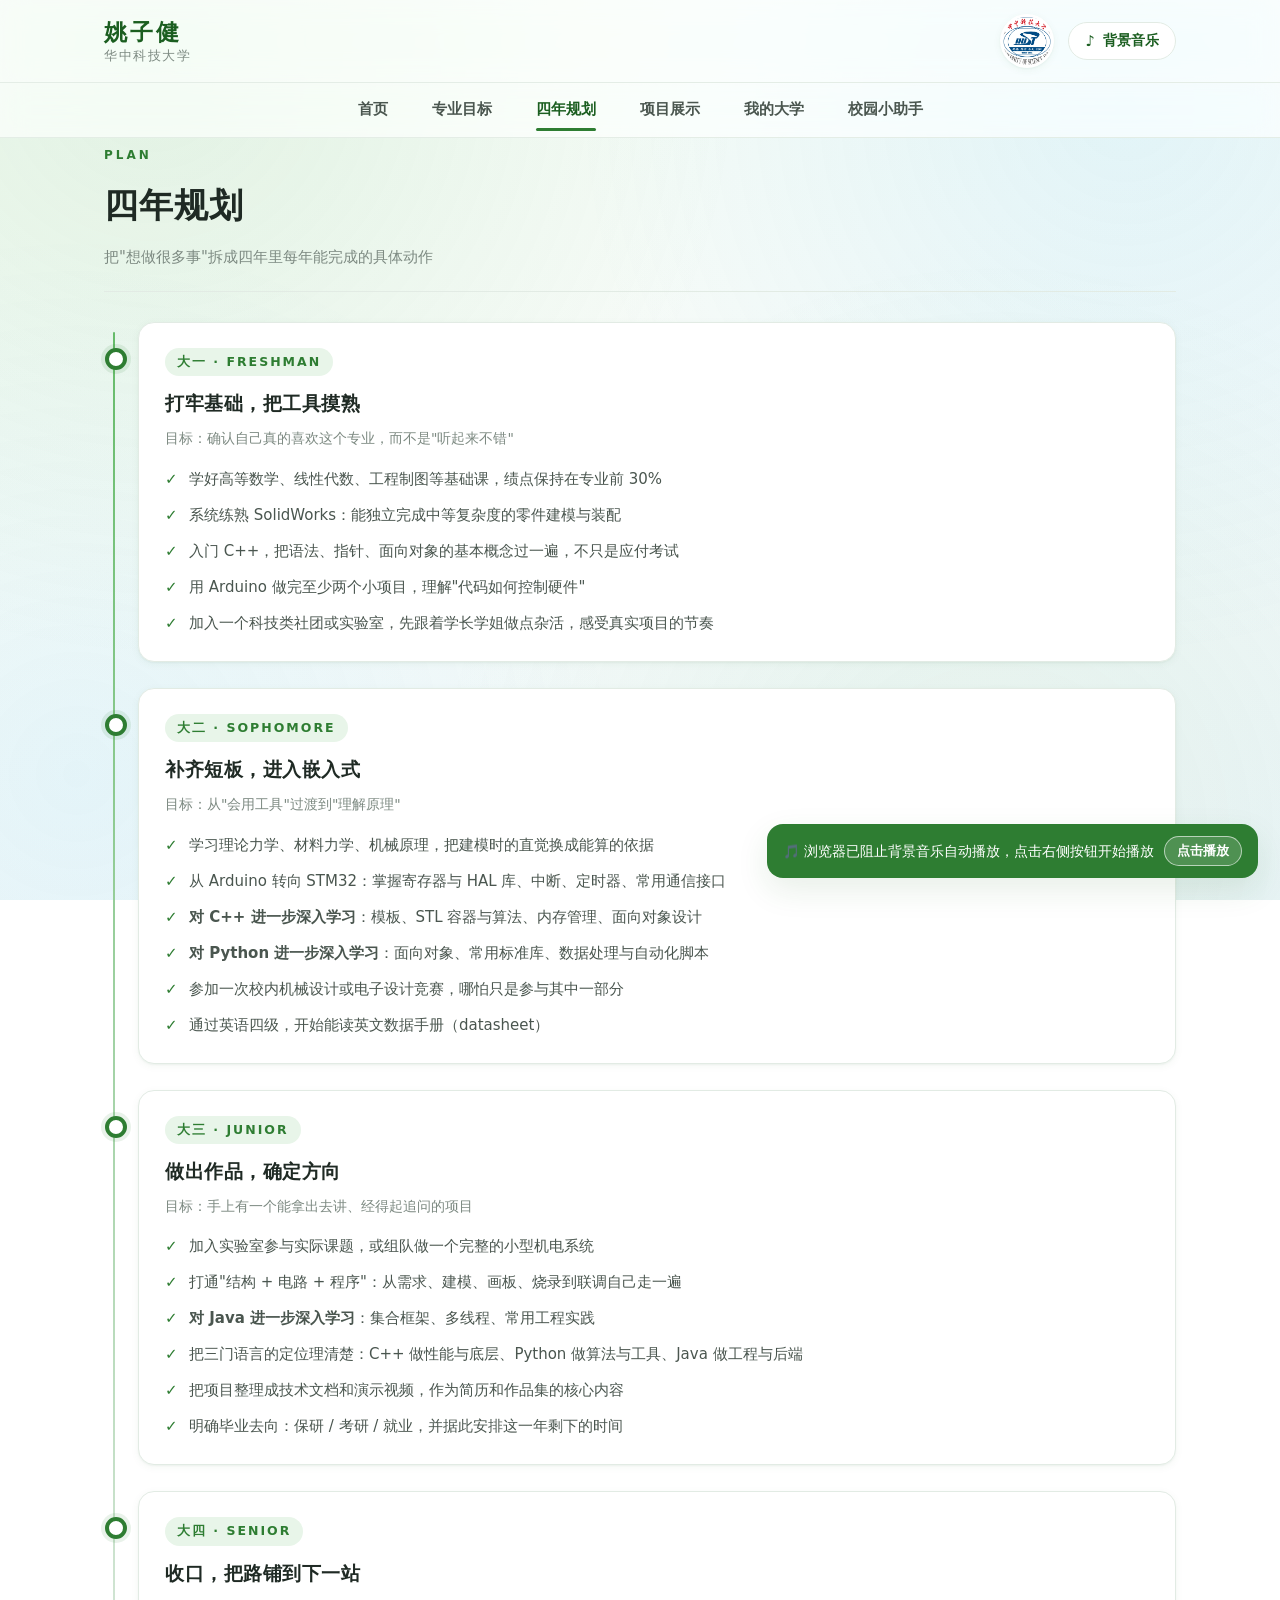
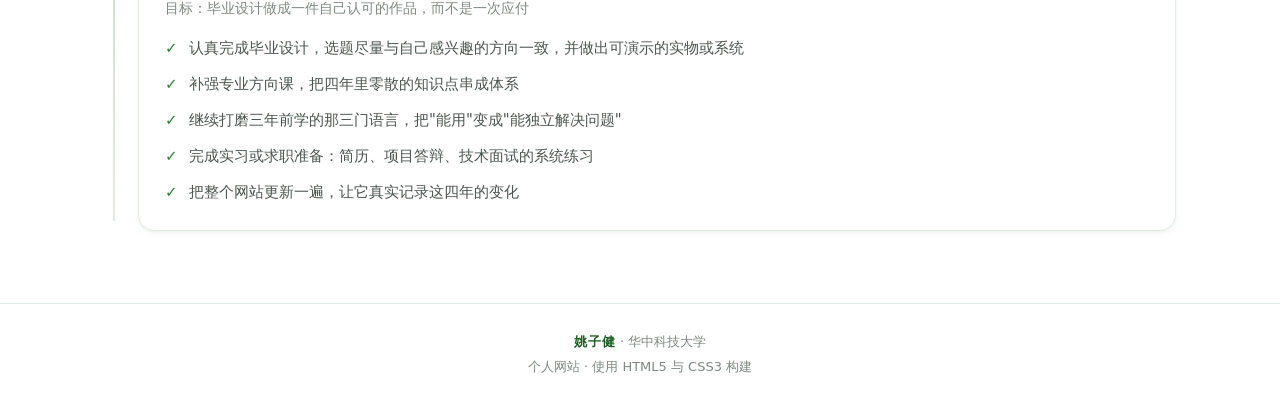
<file: plan.html>
<!DOCTYPE html>
<html lang="zh-CN">
<head>
  <meta charset="UTF-8">
  <meta name="viewport" content="width=device-width, initial-scale=1.0">
  <title>四年规划 | 姚子健 · 华中科技大学</title>
  <meta name="description" content="姚子健的大学四年规划 —— 从打基础到项目落地，逐年推进。">
  <link rel="stylesheet" href="style.css">
</head>
<body>

  <!-- 上部共同区域（与其他页面一致） -->
  <header class="site-header">
    <div class="header-inner">
      <div class="brand">
        <span class="name">姚子健</span>
        <span class="school">华中科技大学</span>
      </div>
      <div class="header-right">
        <img class="logo" src="images/hust_logo.png" data-fallback="hust_logo.png"
             alt="华中科技大学校徽">
        <button class="music-btn" id="musicBtn" type="button"
                aria-pressed="false" aria-label="播放背景音乐">
          <span class="ico" aria-hidden="true">♪</span>
          <span class="txt">背景音乐</span>
        </button>
      </div>
    </div>
  </header>

  <audio id="bgMusic" src="little_wish.mp3" autoplay loop preload="auto"></audio>

  <!-- 中部跳转选单：当前页为“四年规划” -->
  <nav class="site-nav" aria-label="主导航">
    <div class="nav-inner">
      <a class="nav-link" href="index.html">首页</a>
      <a class="nav-link" href="goal.html">专业目标</a>
      <a class="nav-link active" href="plan.html">四年规划</a>
      <a class="nav-link" href="project.html">项目展示</a>
      <a class="nav-link" href="university.html">我的大学</a>
      <a class="nav-link" href="assistant.html">校园小助手</a>
    </div>
  </nav>

  <!-- ==================== 下部：四年规划 ==================== -->
  <main>
    <div class="wrap">

      <div class="page-head">
        <span class="kicker">Plan</span>
        <h1>四年规划</h1>
        <p>把"想做很多事"拆成四年里每年能完成的具体动作</p>
      </div>

      <div class="timeline">

        <!-- ---------- 大一 ---------- -->
        <section class="tl-item">
          <div class="tl-card">
            <span class="year">大一 · FRESHMAN</span>
            <h2>打牢基础，把工具摸熟</h2>
            <p class="goal-line">目标：确认自己真的喜欢这个专业，而不是"听起来不错"</p>
            <ul class="checks">
              <li>学好高等数学、线性代数、工程制图等基础课，绩点保持在专业前 30%</li>
              <li>系统练熟 SolidWorks：能独立完成中等复杂度的零件建模与装配</li>
              <li>入门 C++，把语法、指针、面向对象的基本概念过一遍，不只是应付考试</li>
              <li>用 Arduino 做完至少两个小项目，理解"代码如何控制硬件"</li>
              <li>加入一个科技类社团或实验室，先跟着学长学姐做点杂活，感受真实项目的节奏</li>
            </ul>
          </div>
        </section>

        <!-- ---------- 大二 ---------- -->
        <section class="tl-item">
          <div class="tl-card">
            <span class="year">大二 · SOPHOMORE</span>
            <h2>补齐短板，进入嵌入式</h2>
            <p class="goal-line">目标：从"会用工具"过渡到"理解原理"</p>
            <ul class="checks">
              <li>学习理论力学、材料力学、机械原理，把建模时的直觉换成能算的依据</li>
              <li>从 Arduino 转向 STM32：掌握寄存器与 HAL 库、中断、定时器、常用通信接口</li>
              <li><strong>对 C++ 进一步深入学习</strong>：模板、STL 容器与算法、内存管理、面向对象设计</li>
              <li><strong>对 Python 进一步深入学习</strong>：面向对象、常用标准库、数据处理与自动化脚本</li>
              <li>参加一次校内机械设计或电子设计竞赛，哪怕只是参与其中一部分</li>
              <li>通过英语四级，开始能读英文数据手册（datasheet）</li>
            </ul>
          </div>
        </section>

        <!-- ---------- 大三 ---------- -->
        <section class="tl-item">
          <div class="tl-card">
            <span class="year">大三 · JUNIOR</span>
            <h2>做出作品，确定方向</h2>
            <p class="goal-line">目标：手上有一个能拿出去讲、经得起追问的项目</p>
            <ul class="checks">
              <li>加入实验室参与实际课题，或组队做一个完整的小型机电系统</li>
              <li>打通"结构 + 电路 + 程序"：从需求、建模、画板、烧录到联调自己走一遍</li>
              <li><strong>对 Java 进一步深入学习</strong>：集合框架、多线程、常用工程实践</li>
              <li>把三门语言的定位理清楚：C++ 做性能与底层、Python 做算法与工具、Java 做工程与后端</li>
              <li>把项目整理成技术文档和演示视频，作为简历和作品集的核心内容</li>
              <li>明确毕业去向：保研 / 考研 / 就业，并据此安排这一年剩下的时间</li>
            </ul>
          </div>
        </section>

        <!-- ---------- 大四 ---------- -->
        <section class="tl-item">
          <div class="tl-card">
            <span class="year">大四 · SENIOR</span>
            <h2>收口，把路铺到下一站</h2>
            <p class="goal-line">目标：毕业设计做成一件自己认可的作品，而不是一次应付</p>
            <ul class="checks">
              <li>认真完成毕业设计，选题尽量与自己感兴趣的方向一致，并做出可演示的实物或系统</li>
              <li>补强专业方向课，把四年里零散的知识点串成体系</li>
              <li>继续打磨三年前学的那三门语言，把"能用"变成"能独立解决问题"</li>
              <li>完成实习或求职准备：简历、项目答辩、技术面试的系统练习</li>
              <li>把整个网站更新一遍，让它真实记录这四年的变化</li>
            </ul>
          </div>
        </section>

      </div>
    </div>
  </main>

  <footer class="site-footer">
    <p><strong>姚子健</strong> · 华中科技大学</p>
    <p>个人网站 · 使用 HTML5 与 CSS3 构建</p>
  </footer>

  <div class="music-tip" id="musicTip" role="status">
    <span class="tip-text">🎵 浏览器已阻止背景音乐自动播放，点击右侧按钮开始播放</span>
    <button id="musicTipBtn" type="button">点击播放</button>
  </div>

  <script src="script.js"></script>
</body>
</html>
</file>
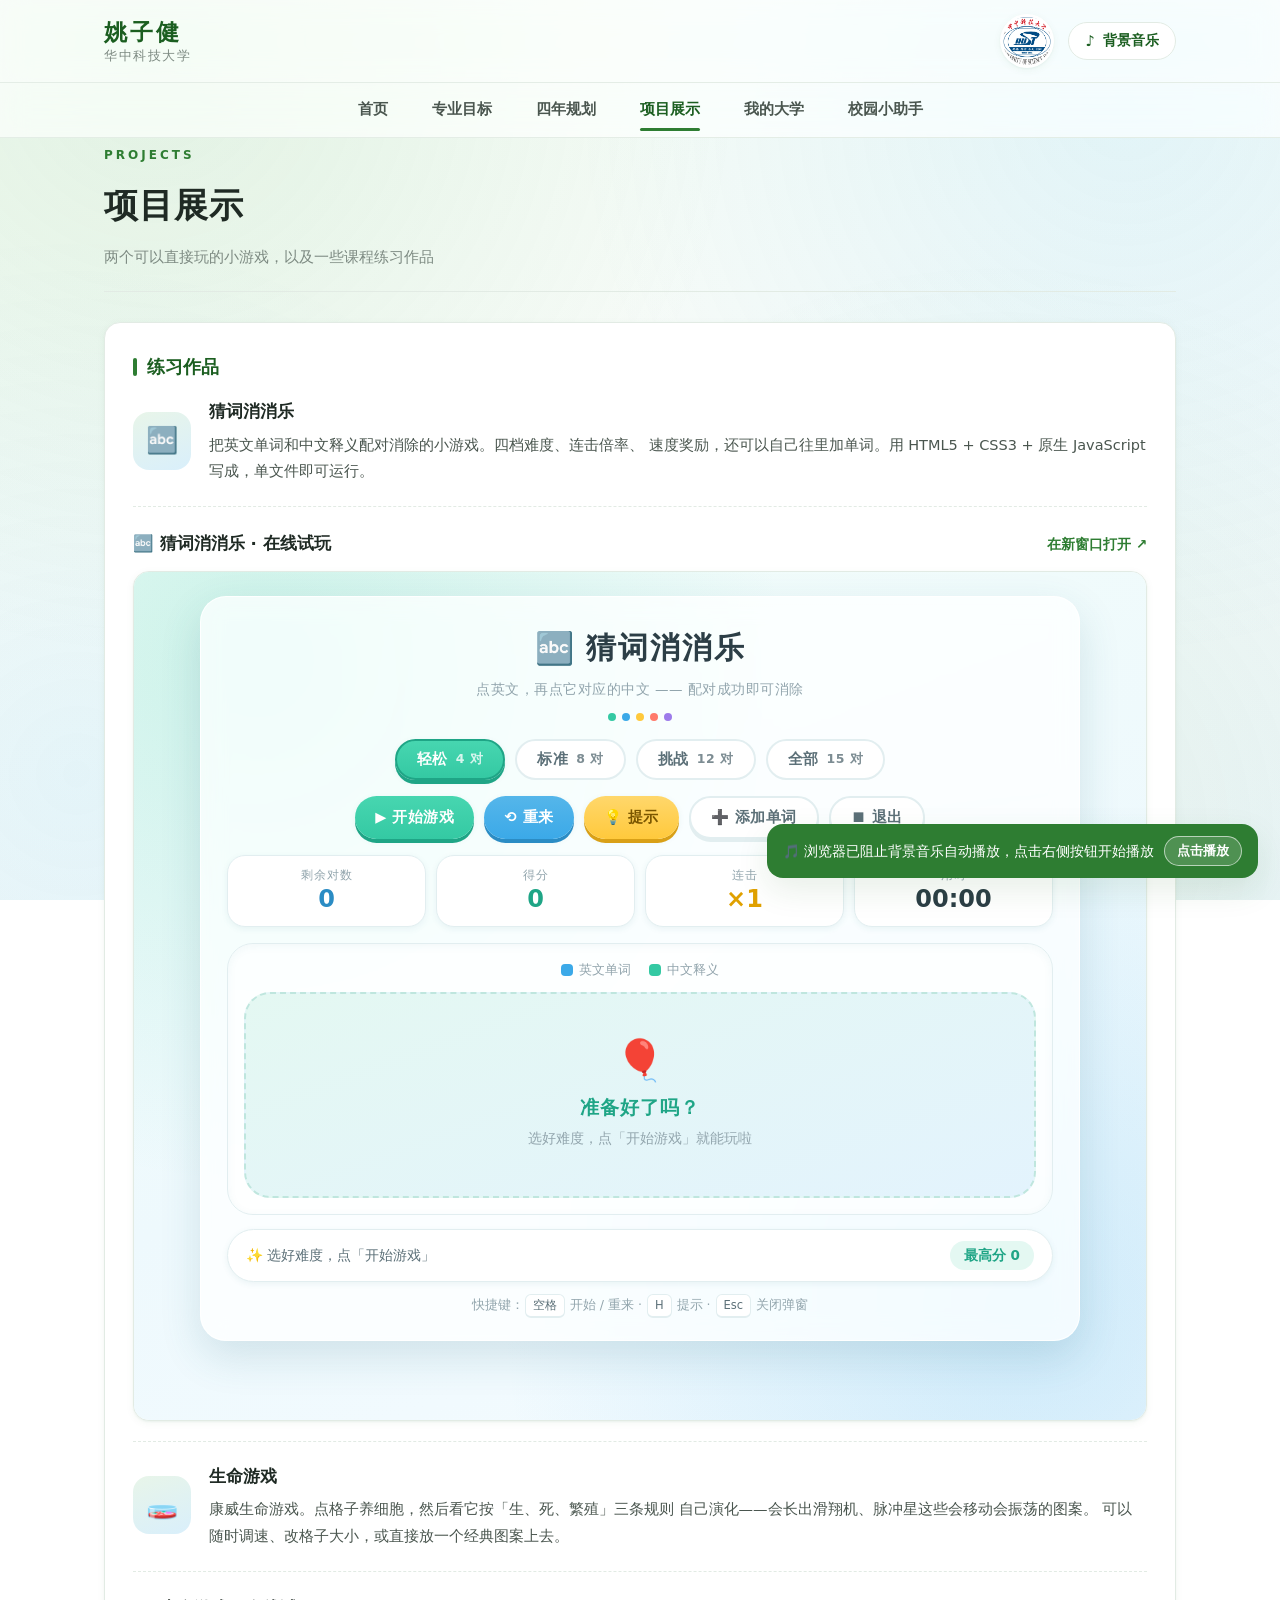
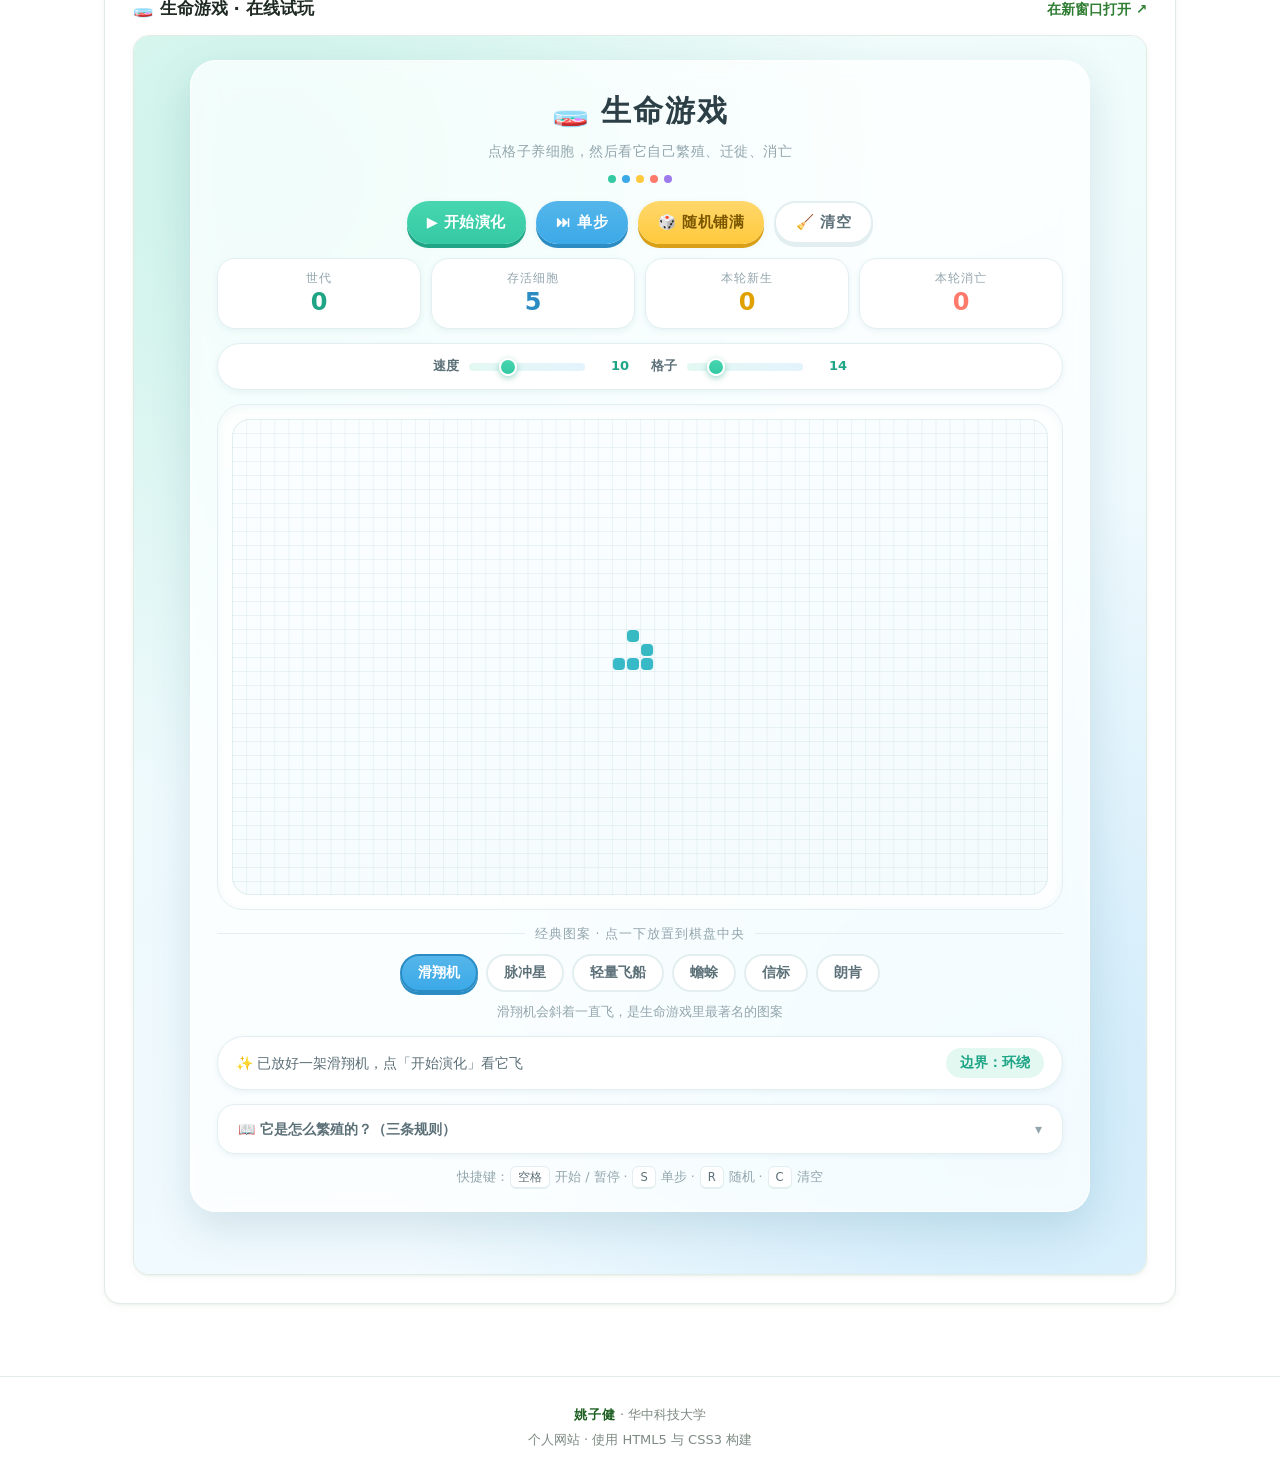
<file: project.html>
<!DOCTYPE html>
<html lang="zh-CN">
<head>
  <meta charset="UTF-8">
  <meta name="viewport" content="width=device-width, initial-scale=1.0">
  <title>项目展示 | 姚子健 · 华中科技大学</title>
  <meta name="description" content="姚子健的项目展示页面，内容即将上线。">
  <link rel="stylesheet" href="style.css">
</head>
<body>

  <!-- 上部共同区域（与其他页面一致） -->
  <header class="site-header">
    <div class="header-inner">
      <div class="brand">
        <span class="name">姚子健</span>
        <span class="school">华中科技大学</span>
      </div>
      <div class="header-right">
        <img class="logo" src="images/hust_logo.png" data-fallback="hust_logo.png"
             alt="华中科技大学校徽">
        <button class="music-btn" id="musicBtn" type="button"
                aria-pressed="false" aria-label="播放背景音乐">
          <span class="ico" aria-hidden="true">♪</span>
          <span class="txt">背景音乐</span>
        </button>
      </div>
    </div>
  </header>

  <audio id="bgMusic" src="little_wish.mp3" autoplay loop preload="auto"></audio>

  <!-- 中部跳转选单：当前页为“项目展示” -->
  <nav class="site-nav" aria-label="主导航">
    <div class="nav-inner">
      <a class="nav-link" href="index.html">首页</a>
      <a class="nav-link" href="goal.html">专业目标</a>
      <a class="nav-link" href="plan.html">四年规划</a>
      <a class="nav-link active" href="project.html">项目展示</a>
      <a class="nav-link" href="university.html">我的大学</a>
      <a class="nav-link" href="assistant.html">校园小助手</a>
    </div>
  </nav>

  <!-- ==================== 下部：项目展示（暂为占位） ==================== -->
  <main>
    <div class="wrap">

      <div class="page-head">
        <span class="kicker">Projects</span>
        <h1>项目展示</h1>
        <p>两个可以直接玩的小游戏，以及一些课程练习作品</p>
      </div>

      <!-- 已完成的练习作品：两个游戏都直接嵌在页面里，可以就地玩 -->
      <section class="card">
        <h2>练习作品</h2>

        <div class="mini-project">
          <div class="mini-icon" aria-hidden="true">🔤</div>
          <div class="mini-body">
            <h3>猜词消消乐</h3>
            <p>
              把英文单词和中文释义配对消除的小游戏。四档难度、连击倍率、
              速度奖励，还可以自己往里加单词。用 HTML5 + CSS3 + 原生 JavaScript
              写成，单文件即可运行。
            </p>
          </div>
        </div>

        <!-- 游戏直接用 iframe 嵌进来，可以就地玩 -->
        <div class="game-embed">
          <div class="embed-head">
            <h3>🔤 猜词消消乐 · 在线试玩</h3>
            <a class="embed-open" href="guess-game.html" target="_blank" rel="noopener">在新窗口打开 ↗</a>
          </div>
          <iframe class="game-frame"
                  src="guess-game.html"
                  title="猜词消消乐"
                  loading="lazy"></iframe>
        </div>

        <div class="mini-project mini-project-next">
          <div class="mini-icon" aria-hidden="true">🧫</div>
          <div class="mini-body">
            <h3>生命游戏</h3>
            <p>
              康威生命游戏。点格子养细胞，然后看它按「生、死、繁殖」三条规则
              自己演化——会长出滑翔机、脉冲星这些会移动会振荡的图案。
              可以随时调速、改格子大小，或直接放一个经典图案上去。
            </p>
          </div>
        </div>

        <div class="game-embed">
          <div class="embed-head">
            <h3>🧫 生命游戏 · 在线试玩</h3>
            <a class="embed-open" href="life-game.html" target="_blank" rel="noopener">在新窗口打开 ↗</a>
          </div>
          <iframe class="game-frame short"
                  src="life-game.html"
                  title="生命游戏"
                  loading="lazy"></iframe>
        </div>
      </section>

    </div>
  </main>

  <footer class="site-footer">
    <p><strong>姚子健</strong> · 华中科技大学</p>
    <p>个人网站 · 使用 HTML5 与 CSS3 构建</p>
  </footer>

  <div class="music-tip" id="musicTip" role="status">
    <span class="tip-text">🎵 浏览器已阻止背景音乐自动播放，点击右侧按钮开始播放</span>
    <button id="musicTipBtn" type="button">点击播放</button>
  </div>

  <script src="script.js"></script>
</body>
</html>
</file>
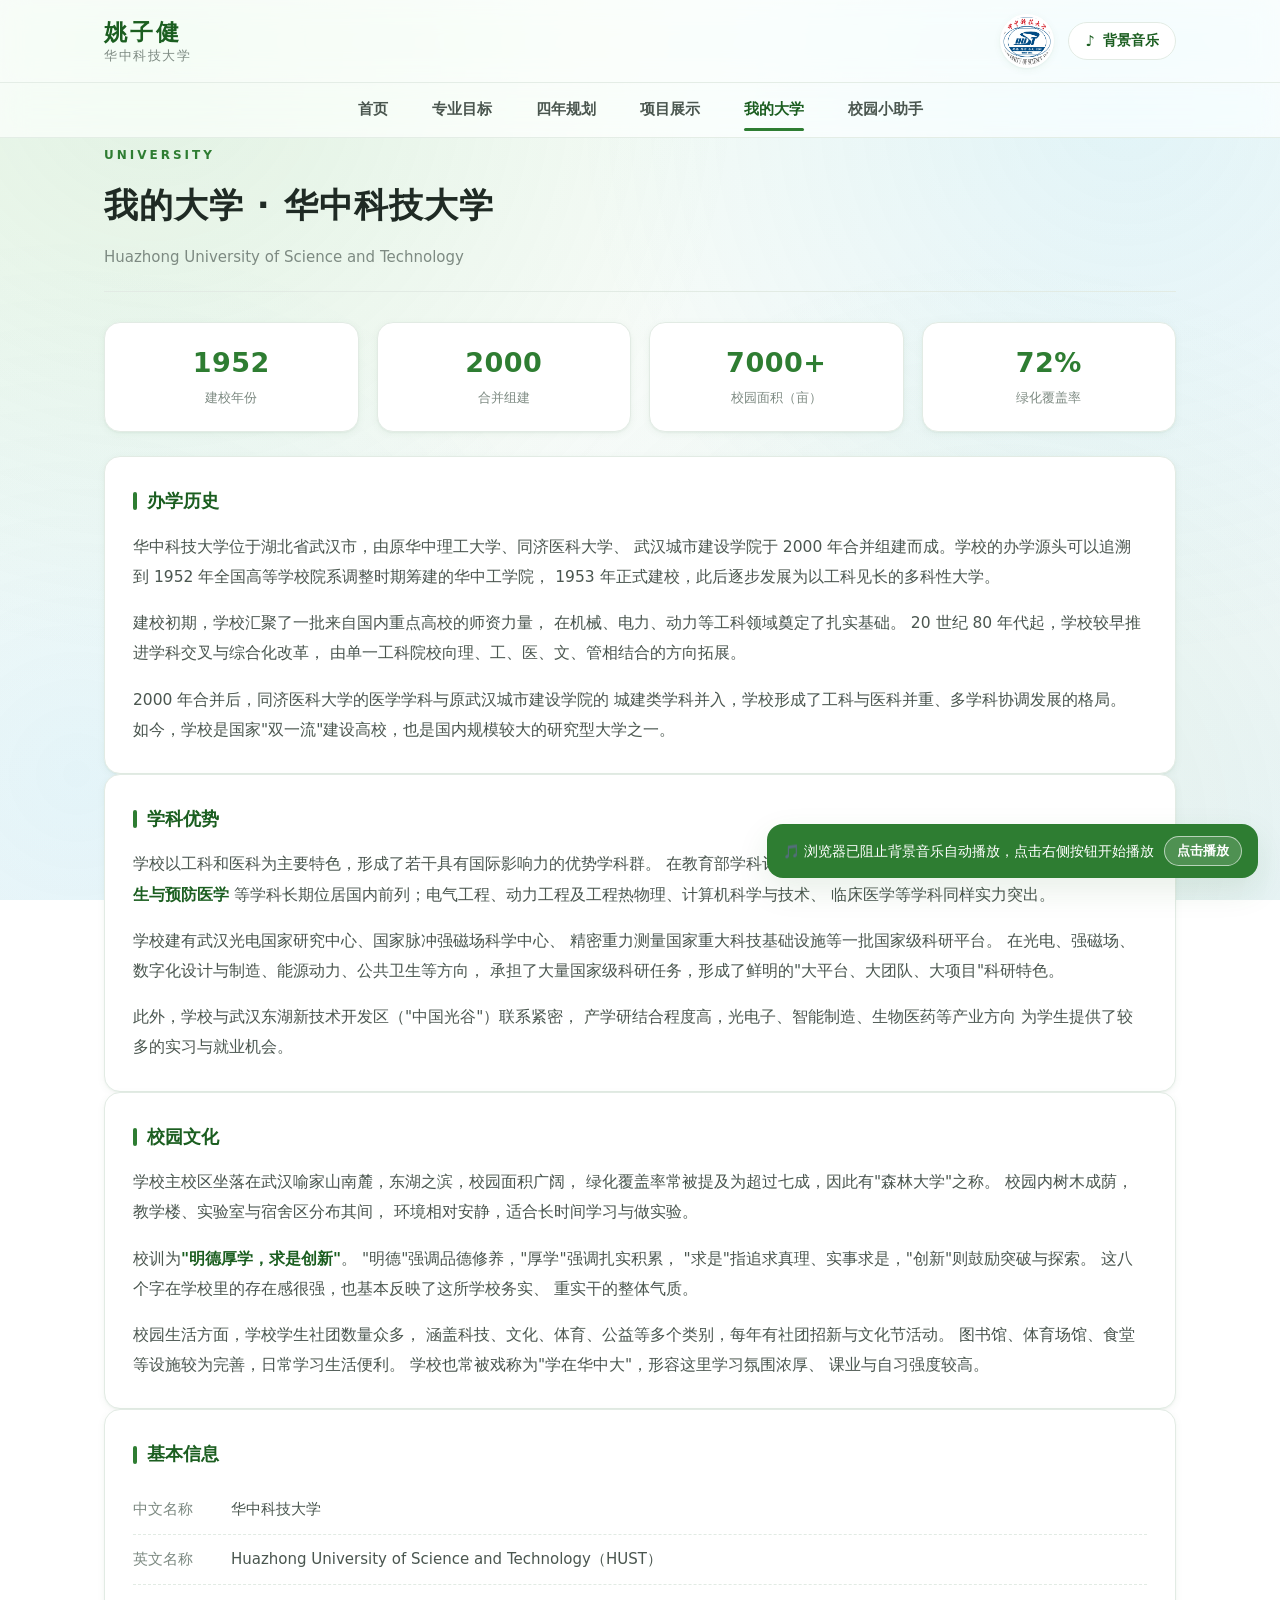
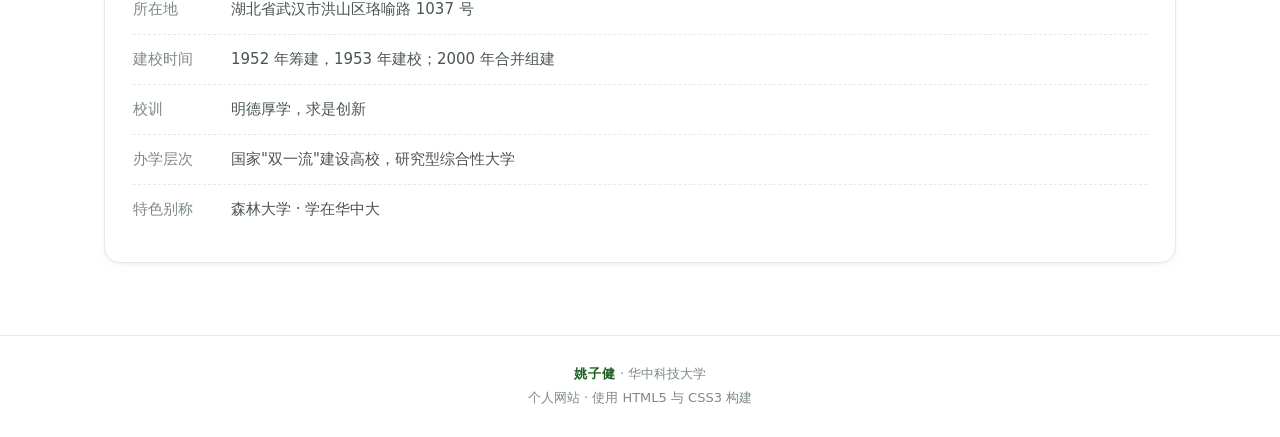
<file: university.html>
<!DOCTYPE html>
<html lang="zh-CN">
<head>
  <meta charset="UTF-8">
  <meta name="viewport" content="width=device-width, initial-scale=1.0">
  <title>我的大学 | 姚子健 · 华中科技大学</title>
  <meta name="description" content="华中科技大学简介 —— 办学历史、学科优势与校园文化。">
  <link rel="stylesheet" href="style.css">
</head>
<body>

  <!-- 上部共同区域（与其他页面一致） -->
  <header class="site-header">
    <div class="header-inner">
      <div class="brand">
        <span class="name">姚子健</span>
        <span class="school">华中科技大学</span>
      </div>
      <div class="header-right">
        <img class="logo" src="images/hust_logo.png" data-fallback="hust_logo.png"
             alt="华中科技大学校徽">
        <button class="music-btn" id="musicBtn" type="button"
                aria-pressed="false" aria-label="播放背景音乐">
          <span class="ico" aria-hidden="true">♪</span>
          <span class="txt">背景音乐</span>
        </button>
      </div>
    </div>
  </header>

  <audio id="bgMusic" src="little_wish.mp3" autoplay loop preload="auto"></audio>

  <!-- 中部跳转选单：当前页为“我的大学” -->
  <nav class="site-nav" aria-label="主导航">
    <div class="nav-inner">
      <a class="nav-link" href="index.html">首页</a>
      <a class="nav-link" href="goal.html">专业目标</a>
      <a class="nav-link" href="plan.html">四年规划</a>
      <a class="nav-link" href="project.html">项目展示</a>
      <a class="nav-link active" href="university.html">我的大学</a>
      <a class="nav-link" href="assistant.html">校园小助手</a>
    </div>
  </nav>

  <!-- ==================== 下部：我的大学 ==================== -->
  <main>
    <div class="wrap">

      <div class="page-head">
        <span class="kicker">University</span>
        <h1>我的大学 · 华中科技大学</h1>
        <p>Huazhong University of Science and Technology</p>
      </div>

      <!-- 基本指标 -->
      <div class="fact-bar">
        <div class="fact">
          <div class="num">1952</div>
          <div class="lab">建校年份</div>
        </div>
        <div class="fact">
          <div class="num">2000</div>
          <div class="lab">合并组建</div>
        </div>
        <div class="fact">
          <div class="num">7000+</div>
          <div class="lab">校园面积（亩）</div>
        </div>
        <div class="fact">
          <div class="num">72%</div>
          <div class="lab">绿化覆盖率</div>
        </div>
      </div>

      <!-- 办学历史 -->
      <section class="card prose">
        <h2>办学历史</h2>
        <p>
          华中科技大学位于湖北省武汉市，由原华中理工大学、同济医科大学、
          武汉城市建设学院于 2000 年合并组建而成。学校的办学源头可以追溯到
          1952 年全国高等学校院系调整时期筹建的华中工学院，
          1953 年正式建校，此后逐步发展为以工科见长的多科性大学。
        </p>
        <p>
          建校初期，学校汇聚了一批来自国内重点高校的师资力量，
          在机械、电力、动力等工科领域奠定了扎实基础。
          20 世纪 80 年代起，学校较早推进学科交叉与综合化改革，
          由单一工科院校向理、工、医、文、管相结合的方向拓展。
        </p>
        <p>
          2000 年合并后，同济医科大学的医学学科与原武汉城市建设学院的
          城建类学科并入，学校形成了工科与医科并重、多学科协调发展的格局。
          如今，学校是国家"双一流"建设高校，也是国内规模较大的研究型大学之一。
        </p>
      </section>

      <!-- 学科优势 -->
      <section class="card prose">
        <h2>学科优势</h2>
        <p>
          学校以工科和医科为主要特色，形成了若干具有国际影响力的优势学科群。
          在教育部学科评估中，<strong>机械工程、光学工程、生物医学工程、公共卫生与预防医学</strong>
          等学科长期位居国内前列；电气工程、动力工程及工程热物理、计算机科学与技术、
          临床医学等学科同样实力突出。
        </p>
        <p>
          学校建有武汉光电国家研究中心、国家脉冲强磁场科学中心、
          精密重力测量国家重大科技基础设施等一批国家级科研平台。
          在光电、强磁场、数字化设计与制造、能源动力、公共卫生等方向，
          承担了大量国家级科研任务，形成了鲜明的"大平台、大团队、大项目"科研特色。
        </p>
        <p>
          此外，学校与武汉东湖新技术开发区（"中国光谷"）联系紧密，
          产学研结合程度高，光电子、智能制造、生物医药等产业方向
          为学生提供了较多的实习与就业机会。
        </p>
      </section>

      <!-- 校园文化 -->
      <section class="card prose">
        <h2>校园文化</h2>
        <p>
          学校主校区坐落在武汉喻家山南麓，东湖之滨，校园面积广阔，
          绿化覆盖率常被提及为超过七成，因此有"森林大学"之称。
          校园内树木成荫，教学楼、实验室与宿舍区分布其间，
          环境相对安静，适合长时间学习与做实验。
        </p>
        <p>
          校训为<strong>"明德厚学，求是创新"</strong>。
          "明德"强调品德修养，"厚学"强调扎实积累，
          "求是"指追求真理、实事求是，"创新"则鼓励突破与探索。
          这八个字在学校里的存在感很强，也基本反映了这所学校务实、
          重实干的整体气质。
        </p>
        <p>
          校园生活方面，学校学生社团数量众多，
          涵盖科技、文化、体育、公益等多个类别，每年有社团招新与文化节活动。
          图书馆、体育场馆、食堂等设施较为完善，日常学习生活便利。
          学校也常被戏称为"学在华中大"，形容这里学习氛围浓厚、
          课业与自习强度较高。
        </p>
      </section>

      <!-- 基础信息速览 -->
      <section class="card">
        <h2>基本信息</h2>
        <ul class="info-list">
          <li><span class="k">中文名称</span><span class="v">华中科技大学</span></li>
          <li><span class="k">英文名称</span><span class="v">Huazhong University of Science and Technology（HUST）</span></li>
          <li><span class="k">所在地</span><span class="v">湖北省武汉市洪山区珞喻路 1037 号</span></li>
          <li><span class="k">建校时间</span><span class="v">1952 年筹建，1953 年建校；2000 年合并组建</span></li>
          <li><span class="k">校训</span><span class="v">明德厚学，求是创新</span></li>
          <li><span class="k">办学层次</span><span class="v">国家"双一流"建设高校，研究型综合性大学</span></li>
          <li><span class="k">特色别称</span><span class="v">森林大学 · 学在华中大</span></li>
        </ul>
      </section>

    </div>
  </main>

  <footer class="site-footer">
    <p><strong>姚子健</strong> · 华中科技大学</p>
    <p>个人网站 · 使用 HTML5 与 CSS3 构建</p>
  </footer>

  <div class="music-tip" id="musicTip" role="status">
    <span class="tip-text">🎵 浏览器已阻止背景音乐自动播放，点击右侧按钮开始播放</span>
    <button id="musicTipBtn" type="button">点击播放</button>
  </div>

  <script src="script.js"></script>
</body>
</html>
</file>
<file: style.css>
/* ==========================================================================
   姚子健 · 个人网站  公共样式表
   --------------------------------------------------------------------------
   采用  HTML5 + CSS3 纯静态实现，不依赖任何前端框架。
   五个页面（index / goal / plan / project / university）共用本文件。
   设计风格：简约清新、留白充足、浅色渐变背景、统一绿色主色调。
   ========================================================================== */

/* ==========================================================================
   1. 设计变量（颜色 / 圆角 / 阴影 / 字体）
   —— 全站配色统一在这里定义，改一处即可换肤
   ========================================================================== */
:root {
  /* 主色：深绿（#2e7d32） */
  --primary:        #2e7d32;
  --primary-dark:   #1b5e20;
  --primary-light:  #66bb6a;
  --primary-pale:   #e8f5e9;
  --primary-tint:   #f1f8f2;

  /* 辅助色（用于点缀，克制使用） */
  --accent:         #0288d1;

  /* 中性色 */
  --text:           #1f2a24;
  --text-2:         #4a564f;
  --text-3:         #7d8a82;
  --line:           #e2ebe4;
  --surface:        #ffffff;

  /* 圆角 */
  --r-sm: 10px;
  --r-md: 16px;
  --r-lg: 22px;
  --r-pill: 999px;

  /* 阴影（统一用绿色调的柔和阴影，比纯黑更协调） */
  --shadow-sm: 0 1px 2px rgba(27, 94, 32, .05), 0 2px 8px rgba(27, 94, 32, .05);
  --shadow-md: 0 4px 16px rgba(27, 94, 32, .08);
  --shadow-lg: 0 12px 32px rgba(27, 94, 32, .10);

  /* 字体 */
  --font: "PingFang SC", "HarmonyOS Sans SC", "Microsoft YaHei",
          "Hiragino Sans GB", "Source Han Sans SC", "Segoe UI",
          system-ui, -apple-system, sans-serif;

  /* 内容最大宽度 */
  --wrap: 1120px;
}

/* ==========================================================================
   2. 基础重置
   ========================================================================== */
* {
  margin: 0;
  padding: 0;
  box-sizing: border-box;
}

html {
  scroll-behavior: smooth;
  /* 锚点跳转时给固定的头部留出空间 */
  scroll-padding-top: 120px;
}

body {
  font-family: var(--font);
  color: var(--text);
  font-size: 16px;
  line-height: 1.8;
  -webkit-font-smoothing: antialiased;
  text-rendering: optimizeLegibility;

  /* 浅绿 → 浅蓝 的柔和渐变背景，并固定住不随滚动重复 */
  background: linear-gradient(160deg, #f3fbf4 0%, #f7fbf8 42%, #eef6fb 100%);
  background-attachment: fixed;
  min-height: 100vh;

  /* 顶部留出固定头部的高度 */
  padding-top: 132px;
  padding-bottom: 0;
}

/* 浅色淡雅图案：用极淡的径向渐变模拟光斑，避免纯色单调 */
body::before {
  content: "";
  position: fixed;
  inset: 0;
  z-index: -1;
  pointer-events: none;
  background:
    radial-gradient(circle at 12% 8%,  rgba(102, 187, 106, .13), transparent 42%),
    radial-gradient(circle at 88% 12%, rgba(41, 182, 246, .10),  transparent 40%),
    radial-gradient(circle at 78% 92%, rgba(102, 187, 106, .10), transparent 44%),
    radial-gradient(circle at 6%  86%, rgba(41, 182, 246, .08),  transparent 38%);
}

img {
  max-width: 100%;
  display: block;
}

a {
  color: inherit;
  text-decoration: none;
}

ul, ol {
  list-style: none;
}

/* 键盘可访问性：统一的焦点样式 */
a:focus-visible,
button:focus-visible {
  outline: 3px solid rgba(46, 125, 50, .45);
  outline-offset: 2px;
  border-radius: 6px;
}

/* ==========================================================================
   3. 通用容器与排版
   ========================================================================== */
.wrap {
  width: 100%;
  max-width: var(--wrap);
  margin: 0 auto;
  padding: 0 24px;
}

/* 页面主区域 */
main {
  display: block;
  padding-bottom: 72px;
}

/* 页面标题区（各页顶部的说明块） */
.page-head {
  margin: 8px 0 30px;
  padding-bottom: 20px;
  border-bottom: 1px solid var(--line);
}

.page-head .kicker {
  display: inline-block;
  font-size: 12px;
  letter-spacing: 3px;
  text-transform: uppercase;
  color: var(--primary);
  font-weight: 700;
  margin-bottom: 8px;
}

.page-head h1 {
  font-size: clamp(24px, 3.2vw, 34px);
  font-weight: 800;
  letter-spacing: 1px;
  color: var(--text);
}

.page-head p {
  margin-top: 8px;
  color: var(--text-3);
  font-size: 15px;
}

/* ==========================================================================
   4. 上部共同区域：个人信息栏（半透明白 + 毛玻璃）—— 固定吸顶
   所有页面内容完全一致
   ========================================================================== */
.site-header {
  position: fixed;
  top: 0;
  left: 0;
  right: 0;
  z-index: 100;

  /* 半透明白色 + 毛玻璃效果 */
  background: rgba(255, 255, 255, .72);
  -webkit-backdrop-filter: blur(14px) saturate(160%);
  backdrop-filter: blur(14px) saturate(160%);
  border-bottom: 1px solid rgba(226, 235, 228, .9);

  transition: background .25s ease, box-shadow .25s ease;
}

/* 页面向下滚动后，头部更实一点，层次更清晰（由 script.js 添加 class） */
.site-header.is-scrolled {
  background: rgba(255, 255, 255, .88);
  box-shadow: 0 4px 18px rgba(27, 94, 32, .07);
}

.header-inner {
  max-width: var(--wrap);
  margin: 0 auto;
  padding: 14px 24px;

  display: flex;
  align-items: center;
  justify-content: space-between;
  gap: 20px;
}

/* --- 左侧：姓名 + 学校 --- */
.brand {
  display: flex;
  flex-direction: column;
  line-height: 1.35;
  min-width: 0;
}

.brand .name {
  font-size: clamp(19px, 2.3vw, 23px);
  font-weight: 800;
  letter-spacing: 3px;
  color: var(--primary-dark);
}

.brand .school {
  font-size: 12.5px;
  letter-spacing: 1.6px;
  color: var(--text-3);
}

/* --- 右侧：校徽 + 音乐按钮 --- */
.header-right {
  display: flex;
  align-items: center;
  gap: 14px;
  flex: 0 0 auto;
}

/* 校徽 */
.logo {
  width: 54px;
  height: 54px;
  object-fit: contain;
  border-radius: 50%;
  background: #fff;
  padding: 3px;
  box-shadow: var(--shadow-sm);
  flex: 0 0 auto;
}

/* --- 背景音乐：播放 / 暂停按钮 --- */
.music-btn {
  display: inline-flex;
  align-items: center;
  gap: 8px;

  padding: 9px 16px;
  border: 1px solid var(--line);
  border-radius: var(--r-pill);
  background: #fff;
  color: var(--primary-dark);

  font-family: inherit;
  font-size: 13.5px;
  font-weight: 600;
  cursor: pointer;
  white-space: nowrap;

  transition: background .2s ease, border-color .2s ease,
              box-shadow .2s ease, transform .2s ease;
}

.music-btn:hover {
  background: var(--primary-pale);
  border-color: var(--primary-light);
  transform: translateY(-1px);
  box-shadow: var(--shadow-sm);
}

.music-btn .ico {
  font-size: 15px;
  line-height: 1;
}

/* 播放中：按钮呈主色实心，状态一目了然 */
.music-btn.is-playing {
  background: var(--primary);
  border-color: var(--primary);
  color: #fff;
}

/* ==========================================================================
   5. 中部跳转选单（所有页面一致）
   ========================================================================== */
.site-nav {
  position: fixed;
  top: 82px;          /* 紧贴在头部下方 */
  left: 0;
  right: 0;
  z-index: 99;

  background: rgba(255, 255, 255, .68);
  -webkit-backdrop-filter: blur(14px) saturate(160%);
  backdrop-filter: blur(14px) saturate(160%);
  border-bottom: 1px solid rgba(226, 235, 228, .9);
}

.nav-inner {
  max-width: var(--wrap);
  margin: 0 auto;
  padding: 0 16px;

  display: flex;
  justify-content: center;
  align-items: stretch;
  gap: 4px;

  /* 手机上横向滚动，避免换行破坏布局 */
  overflow-x: auto;
  scrollbar-width: none;
}

.nav-inner::-webkit-scrollbar {
  display: none;
}

.nav-link {
  position: relative;
  padding: 14px 20px;

  font-size: 15px;
  font-weight: 600;
  color: var(--text-2);
  white-space: nowrap;

  transition: color .2s ease;
}

/* 悬停时轻微加深即可，不做花哨动效 */
.nav-link:hover {
  color: var(--primary);
}

/* 当前所在页面：颜色加深 + 下方指示条 */
.nav-link.active {
  color: var(--primary-dark);
  font-weight: 700;
}

.nav-link.active::after {
  content: "";
  position: absolute;
  left: 20px;
  right: 20px;
  bottom: 6px;
  height: 3px;
  border-radius: 999px;
  background: var(--primary);
}

/* ==========================================================================
   6. 卡片 / 通用内容块
   ========================================================================== */
.card {
  background: var(--surface);
  border: 1px solid var(--line);
  border-radius: var(--r-md);
  padding: 28px;
  box-shadow: var(--shadow-sm);
  transition: box-shadow .25s ease, transform .25s ease, border-color .25s ease;
}

.card:hover {
  box-shadow: var(--shadow-md);
  border-color: #d3e5d6;
}

/* 卡片小标题：左侧一小段主色竖条 */
.card h2 {
  font-size: 18px;
  font-weight: 700;
  color: var(--primary-dark);
  margin-bottom: 14px;
  display: flex;
  align-items: center;
  gap: 10px;
}

.card h2::before {
  content: "";
  width: 4px;
  height: 18px;
  border-radius: 2px;
  background: var(--primary);
  flex: 0 0 auto;
}

.card h3 {
  font-size: 15.5px;
  font-weight: 700;
  color: var(--text);
  margin: 18px 0 8px;
}

.card h3:first-of-type {
  margin-top: 0;
}

.card p {
  color: var(--text-2);
  font-size: 15.5px;
}

.card p + p {
  margin-top: 12px;
}

/* ==========================================================================
   7. 首页：三栏布局（照片 / 自我介绍 / 技能与兴趣）
   ========================================================================== */
.home-grid {
  display: grid;
  grid-template-columns: 280px 1fr 1fr;
  gap: 24px;
  align-items: start;
}

/* --- 左栏：照片 --- */
.photo-card {
  text-align: center;
}

.photo-card img {
  width: 100%;
  aspect-ratio: 1 / 1;
  object-fit: cover;
  border-radius: var(--r-md);
  background: var(--primary-pale);
  box-shadow: var(--shadow-sm);
}

/* 照片下方说明：简洁一行小字即可 */
.photo-card .caption {
  margin-top: 14px;
  font-size: 13.5px;
  letter-spacing: 1px;
  color: var(--text-3);
  line-height: 1.6;
}

/* 需要强调时可用 strong（当前首页未使用，保留以便扩展） */
.photo-card .caption strong {
  display: block;
  font-size: 15px;
  color: var(--primary-dark);
  letter-spacing: 1px;
  margin-bottom: 2px;
}

/* --- 中栏：自我介绍 --- */
.intro-quote {
  position: relative;
  margin: 4px 0 18px;
  padding: 20px 22px 20px 26px;

  background: var(--primary-tint);
  border-left: 4px solid var(--primary);
  border-radius: 0 var(--r-sm) var(--r-sm) 0;

  font-size: clamp(17px, 1.9vw, 20px);
  font-weight: 700;
  line-height: 1.7;
  letter-spacing: 1px;
  color: var(--primary-dark);
}

/* --- 右栏：技能与兴趣 --- */
/* 技能条目：名称 + 圆点熟练度 */
.skill-item {
  padding: 11px 0;
  border-bottom: 1px dashed var(--line);
}

.skill-item:last-child {
  border-bottom: none;
}

.skill-item .row {
  display: flex;
  align-items: center;
  justify-content: space-between;
  gap: 12px;
}

.skill-item .skill-name {
  font-size: 15px;
  font-weight: 600;
  color: var(--text);
}

.skill-item .skill-lv {
  font-size: 12.5px;
  color: var(--text-3);
}

/* 熟练度点阵：5 个圆点，点亮的数量 = 等级 */
.dots {
  display: flex;
  gap: 6px;
  margin-top: 7px;
}

.dots i {
  width: 9px;
  height: 9px;
  border-radius: 50%;
  background: #e4ece6;
}

.dots i.on {
  background: var(--primary);
}

/* 技能说明小字 */
.skill-note {
  margin-top: 16px;
  padding: 12px 14px;
  background: #fbfdfb;
  border: 1px dashed var(--line);
  border-radius: var(--r-sm);
  font-size: 13.5px;
  color: var(--text-3);
  line-height: 1.75;
}

/* 卡片内的次级小标题（例如首页右栏的"兴趣爱好"）
   与 h2 区分：略小、无左侧竖条，改用上方虚线分隔 */
.card h2.card-sub {
  font-size: 16px;
  margin-top: 26px;
  padding-top: 20px;
  border-top: 1px dashed var(--line);
}

.card h2.card-sub::before {
  display: none;
}

/* 游戏兴趣：标签云 */
.tag-list {
  display: flex;
  flex-wrap: wrap;
  gap: 9px;
  margin-top: 4px;
}

.tag {
  display: inline-block;
  padding: 6px 14px;

  background: var(--primary-pale);
  color: var(--primary-dark);
  border-radius: var(--r-pill);

  font-size: 13.5px;
  font-weight: 600;
  transition: background .2s ease, transform .2s ease;
}

.tag:hover {
  background: #d8ecda;
  transform: translateY(-1px);
}

/* ==========================================================================
   8. 专业目标页（goal.html）
   ========================================================================== */
/* 三个能力关键词 */
.ability-grid {
  display: grid;
  grid-template-columns: repeat(auto-fit, minmax(220px, 1fr));
  gap: 20px;
  margin-bottom: 24px;
}

.ability {
  padding: 26px 22px;
  background: var(--surface);
  border: 1px solid var(--line);
  border-radius: var(--r-md);
  box-shadow: var(--shadow-sm);
  text-align: center;
  transition: transform .25s ease, box-shadow .25s ease;
}

.ability:hover {
  transform: translateY(-4px);
  box-shadow: var(--shadow-md);
}

.ability .icon {
  font-size: 30px;
  line-height: 1;
  margin-bottom: 12px;
}

.ability h3 {
  font-size: 17px;
  font-weight: 800;
  color: var(--primary-dark);
  letter-spacing: 2px;
  margin-bottom: 8px;
}

.ability p {
  font-size: 14px;
  color: var(--text-3);
  line-height: 1.75;
}

/* 长文段落排版 */
.prose p {
  color: var(--text-2);
  font-size: 15.5px;
  line-height: 1.95;
}

.prose p + p {
  margin-top: 16px;
}

/* 正文中的强调 */
.prose strong {
  color: var(--primary-dark);
  font-weight: 700;
}

/* ==========================================================================
   9. 四年规划页（plan.html）
   ========================================================================== */
/* 时间轴 */
.timeline {
  position: relative;
  padding-left: 34px;
}

.timeline::before {
  content: "";
  position: absolute;
  left: 9px;
  top: 10px;
  bottom: 10px;
  width: 2px;
  background: linear-gradient(180deg, var(--primary-light), var(--line));
  border-radius: 999px;
}

.tl-item {
  position: relative;
  margin-bottom: 26px;
}

.tl-item:last-child {
  margin-bottom: 0;
}

/* 时间轴节点圆点 */
.tl-item::before {
  content: "";
  position: absolute;
  left: -33px;
  top: 26px;
  width: 14px;
  height: 14px;
  border-radius: 50%;
  background: #fff;
  border: 4px solid var(--primary);
  box-shadow: 0 0 0 4px rgba(46, 125, 50, .10);
}

.tl-card {
  background: var(--surface);
  border: 1px solid var(--line);
  border-radius: var(--r-md);
  padding: 24px 26px;
  box-shadow: var(--shadow-sm);
  transition: box-shadow .25s ease, border-color .25s ease;
}

.tl-card:hover {
  box-shadow: var(--shadow-md);
  border-color: #d3e5d6;
}

.tl-card .year {
  display: inline-block;
  font-size: 12.5px;
  font-weight: 800;
  letter-spacing: 2px;
  color: var(--primary);
  background: var(--primary-pale);
  padding: 3px 12px;
  border-radius: var(--r-pill);
  margin-bottom: 10px;
}

.tl-card h2 {
  font-size: 19px;
  font-weight: 800;
  color: var(--text);
  margin-bottom: 6px;
  letter-spacing: .5px;
}

.tl-card .goal-line {
  font-size: 14px;
  color: var(--text-3);
  margin-bottom: 14px;
}

.tl-card ul.checks {
  display: grid;
  gap: 9px;
}

.tl-card ul.checks li {
  position: relative;
  padding-left: 24px;
  font-size: 15px;
  color: var(--text-2);
  line-height: 1.8;
}

/* 自定义对勾标记，避免引入图标库 */
.tl-card ul.checks li::before {
  content: "✓";
  position: absolute;
  left: 0;
  top: 0;
  color: var(--primary);
  font-weight: 800;
}

/* ==========================================================================
   10. 项目展示页（project.html）
   ========================================================================== */
/* --- 练习作品：一个横向的项目条目 --- */
.mini-project {
  display: flex;
  align-items: center;
  gap: 18px;
  flex-wrap: wrap;
}

/* 同一张卡片里的多个作品之间加一道虚线分隔 */
.mini-project-next {
  margin-top: 20px;
  padding-top: 20px;
  border-top: 1px dashed var(--line);
}

.mini-icon {
  flex: 0 0 auto;
  width: 58px;
  height: 58px;
  border-radius: 16px;
  display: grid;
  place-items: center;
  font-size: 26px;
  background: linear-gradient(160deg, var(--primary-pale), #d9effb);
}

.mini-body {
  flex: 1 1 260px;
  min-width: 0;
}

.mini-body h3 {
  font-size: 16.5px;
  font-weight: 700;
  color: var(--text);
  margin-bottom: 5px;
}

.mini-body p {
  font-size: 14.5px;
  color: var(--text-2);
  line-height: 1.8;
}

/* ==========================================================================
   10.1 内嵌的游戏（project.html）
   --------------------------------------------------------------------------
   用 iframe 引入，好处是游戏自己的样式和 CSS 变量完全隔离在这个框里，
   不会和本站的绿色主题互相污染。
   ========================================================================== */
.game-embed {
  margin-top: 22px;
  padding-top: 22px;
  border-top: 1px dashed var(--line);
}

.game-embed .embed-head {
  display: flex;
  align-items: baseline;
  justify-content: space-between;
  gap: 12px;
  flex-wrap: wrap;
  margin-bottom: 12px;
}

.game-embed .embed-head h3 {
  font-size: 16.5px;
  font-weight: 700;
  color: var(--text);
  margin: 0;
}

.game-embed .embed-head .embed-open {
  font-size: 13.5px;
  font-weight: 600;
  color: var(--primary);
  white-space: nowrap;
  transition: color .2s ease;
}

.game-embed .embed-head .embed-open:hover {
  color: var(--primary-dark);
  text-decoration: underline;
}

/* 游戏画框：圆角 + 细边框，和卡片风格统一。
   高度按游戏内容实测值设定：
     猜词消消乐约 818px，生命游戏约 1130px（窄一点时会涨到约 1216px）。
   这里按偏高的那档给足余量，避免出现内层滚动条 ——
   宁可框底留一点白，也不要让玩家在框里再滚一次。 */
.game-frame {
  width: 100%;
  height: 850px;
  display: block;

  border: 1px solid var(--line);
  border-radius: var(--r-md);
  background: #fff;
  box-shadow: var(--shadow-sm);
}

/* 生命游戏内容更高（多了规则说明与图案按钮） */
.game-frame.short {
  height: 1240px;
}

/* 手机上画框矮一些，避免一屏看不到底；
   此时内容也会变高，必要时用「在新窗口打开」全屏玩 */
@media (max-width: 680px) {
  .game-frame {
    height: 700px;
  }

  .game-frame.short {
    height: 1000px;
  }

  .game-embed .embed-head {
    gap: 6px;
  }
}

/* ==========================================================================
   11. 我的大学页（university.html）
   ========================================================================== */
/* 数据指标条 */
.fact-bar {
  display: grid;
  grid-template-columns: repeat(auto-fit, minmax(150px, 1fr));
  gap: 18px;
  margin-bottom: 24px;
}

.fact {
  text-align: center;
  padding: 22px 14px;
  background: var(--surface);
  border: 1px solid var(--line);
  border-radius: var(--r-md);
  box-shadow: var(--shadow-sm);
}

.fact .num {
  font-size: clamp(20px, 2.6vw, 27px);
  font-weight: 800;
  color: var(--primary);
  letter-spacing: .5px;
  line-height: 1.3;
}

.fact .lab {
  font-size: 13px;
  color: var(--text-3);
  margin-top: 6px;
}

/* 键值信息列表 */
.info-list {
  margin-top: 6px;
}

.info-list li {
  display: flex;
  gap: 14px;
  padding: 11px 0;
  border-bottom: 1px dashed var(--line);
  font-size: 15px;
}

.info-list li:last-child {
  border-bottom: none;
}

.info-list .k {
  flex: 0 0 84px;
  color: var(--text-3);
}

.info-list .v {
  color: var(--text-2);
}

/* ==========================================================================
   12. 页脚
   ========================================================================== */
.site-footer {
  border-top: 1px solid var(--line);
  background: rgba(255, 255, 255, .55);
  -webkit-backdrop-filter: blur(8px);
  backdrop-filter: blur(8px);
  padding: 26px 24px;
  text-align: center;
  font-size: 13px;
  color: var(--text-3);
  line-height: 1.9;
}

.site-footer strong {
  color: var(--primary-dark);
  letter-spacing: 1px;
}

/* ==========================================================================
   13. “点击播放”音乐兜底提示（自动播放被浏览器拦截时出现）
   ========================================================================== */
.music-tip {
  position: fixed;
  right: 22px;
  bottom: 22px;
  z-index: 200;

  display: flex;
  align-items: center;
  gap: 10px;

  max-width: calc(100vw - 44px);
  padding: 12px 16px;
  border-radius: var(--r-md);

  background: var(--primary);
  color: #fff;
  font-size: 13.5px;
  line-height: 1.5;
  box-shadow: var(--shadow-lg);

  opacity: 0;
  transform: translateY(14px);
  pointer-events: none;
  transition: opacity .3s ease, transform .3s ease;
}

.music-tip.show {
  opacity: 1;
  transform: none;
  pointer-events: auto;
}

.music-tip .tip-text {
  flex: 1;
}

.music-tip button {
  flex: 0 0 auto;
  padding: 5px 12px;
  border: 1px solid rgba(255, 255, 255, .6);
  border-radius: var(--r-pill);
  background: rgba(255, 255, 255, .16);
  color: #fff;
  font-family: inherit;
  font-size: 13px;
  font-weight: 700;
  cursor: pointer;
  transition: background .2s ease;
}

.music-tip button:hover {
  background: rgba(255, 255, 255, .32);
}

/* ==========================================================================
   14. 响应式适配
   ========================================================================== */

/* --- 平板：首页三栏 → 照片 + 两栏并排 --- */
@media (max-width: 980px) {
  .home-grid {
    grid-template-columns: 240px 1fr;
  }

  /* 右栏（技能与兴趣）落到第二行，横跨整宽 */
  .home-grid > .card:last-child {
    grid-column: 1 / -1;
  }
}

/* --- 平板竖屏及以下 --- */
@media (max-width: 820px) {
  body {
    padding-top: 122px;
  }

  .logo {
    width: 46px;
    height: 46px;
  }

  .site-nav {
    top: 74px;
  }

  .nav-link {
    padding: 12px 14px;
    font-size: 14px;
  }

  .nav-link.active::after {
    left: 14px;
    right: 14px;
  }
}

/* --- 手机：改为单栏堆叠 --- */
@media (max-width: 680px) {
  body {
    padding-top: 116px;
    font-size: 15.5px;
  }

  .wrap {
    padding: 0 18px;
  }

  .header-inner {
    padding: 12px 18px;
    gap: 12px;
  }

  .brand .name {
    font-size: 18px;
    letter-spacing: 2px;
  }

  .brand .school {
    font-size: 11.5px;
    letter-spacing: 1px;
  }

  .header-right {
    gap: 9px;
  }

  .logo {
    width: 40px;
    height: 40px;
  }

  /* 手机上只显示图标，节省横向空间 */
  .music-btn {
    padding: 9px 11px;
    font-size: 0;
    gap: 0;
  }

  .music-btn .ico {
    font-size: 16px;
  }

  .site-nav {
    top: 65px;
  }

  /* 导航项收紧，保证 5 个链接在窄屏也能全部容纳
     （否则最后一项会被挤出可视区域） */
  .nav-inner {
    padding: 0 8px;
    gap: 0;
  }

  .nav-link {
    padding: 12px 10px;
    font-size: 13.5px;
    letter-spacing: -0.2px;
  }

  .nav-link.active::after {
    left: 10px;
    right: 10px;
    bottom: 5px;
    height: 2.5px;
  }

  /* 首页三栏 → 单栏 */
  .home-grid {
    grid-template-columns: 1fr;
    gap: 18px;
  }

  /* 单栏下照片不占满全宽，居中且限宽，观感更好 */
  .photo-card {
    max-width: 320px;
    margin: 0 auto;
    width: 100%;
  }

  .card {
    padding: 22px 20px;
  }

  .page-head {
    margin-bottom: 22px;
  }

  /* 时间轴整体左移压缩 */
  .timeline {
    padding-left: 28px;
  }

  .tl-item::before {
    left: -27px;
    width: 12px;
    height: 12px;
    border-width: 3px;
  }

  .timeline::before {
    left: 8px;
  }

  .music-tip {
    right: 14px;
    left: 14px;
    bottom: 14px;
    max-width: none;
  }
}

/* --- 超小屏微调 --- */
@media (max-width: 420px) {
  .brand .school {
    display: none;   /* 极窄屏幕优先保证姓名和按钮不换行 */
  }

  /* 进一步压缩导航，确保 5 项在 360px 宽的屏幕上也能完整显示 */
  .nav-link {
    padding: 12px 7px;
    font-size: 12.5px;
  }

  .nav-link.active::after {
    left: 7px;
    right: 7px;
  }
}

/* ==========================================================================
   16. 图片缺失时的占位样式
   --------------------------------------------------------------------------
   script.js 在图片加载失败时会加上 .img-missing，
   把破图图标换成一块带说明文字的浅色区域。
   ========================================================================== */
img.img-missing {
  /* 用渐变代替图片内容，同时保留原有尺寸与圆角 */
  background: repeating-linear-gradient(
    45deg,
    #f2f7f4,
    #f2f7f4 10px,
    #eaf3ee 10px,
    #eaf3ee 20px
  );
  border: 1px dashed #cfe3d3;

  /* 让 alt 文字居中显示在占位块里 */
  display: flex;
  align-items: center;
  justify-content: center;
  text-align: center;
  padding: 8px;

  color: #92a5ad;
  font-size: 12px;
  line-height: 1.5;
  object-fit: none;
}

/* ==========================================================================
   18. 校园小助手页（assistant.html）
   --------------------------------------------------------------------------
   官方 SDK 生成的 iframe 用 width/height:100%。
   百分比高度必须有确定的父高度才生效，所以这里把挂载容器的高度写死；
   宽度交给站点自身的响应式布局。
   ========================================================================== */
.assistant-frame {
  height: 720px;
  border: 1px solid var(--line);
  border-radius: var(--r-md);
  overflow: hidden;        /* 让 iframe 的圆角跟着容器走 */
  background: #fff;
  box-shadow: var(--shadow-sm);
}

/* SDK 生成的 iframe 自身也补一下圆角 */
.assistant-frame iframe {
  display: block;
  width: 100%;
  height: 100%;
  border: none;
  border-radius: var(--r-md);
}

.assistant-note {
  margin-bottom: 16px;
  font-size: 14.5px;
  color: var(--text-2);
}

.assistant-fallback {
  margin-top: 12px;
  font-size: 13px;
  color: var(--text-3);
}

.assistant-fallback a {
  color: var(--primary);
  text-decoration: underline;
}

/* 手机上矮一些，避免一屏看不到底 */
@media (max-width: 680px) {
  .assistant-frame {
    height: 560px;
  }
}

/* ==========================================================================
   17. 打印样式（作业常需要打印或导出 PDF，顺手优化一下）
   ========================================================================== */
@media print {
  body {
    background: #fff;
    padding-top: 0;
  }

  body::before,
  .site-nav,
  .music-btn,
  .music-tip {
    display: none !important;
  }

  .site-header {
    position: static;
    border-bottom: 2px solid var(--primary);
  }

  .card,
  .tl-card,
  .ability,
  .fact {
    box-shadow: none;
    break-inside: avoid;
  }
}
</file>
